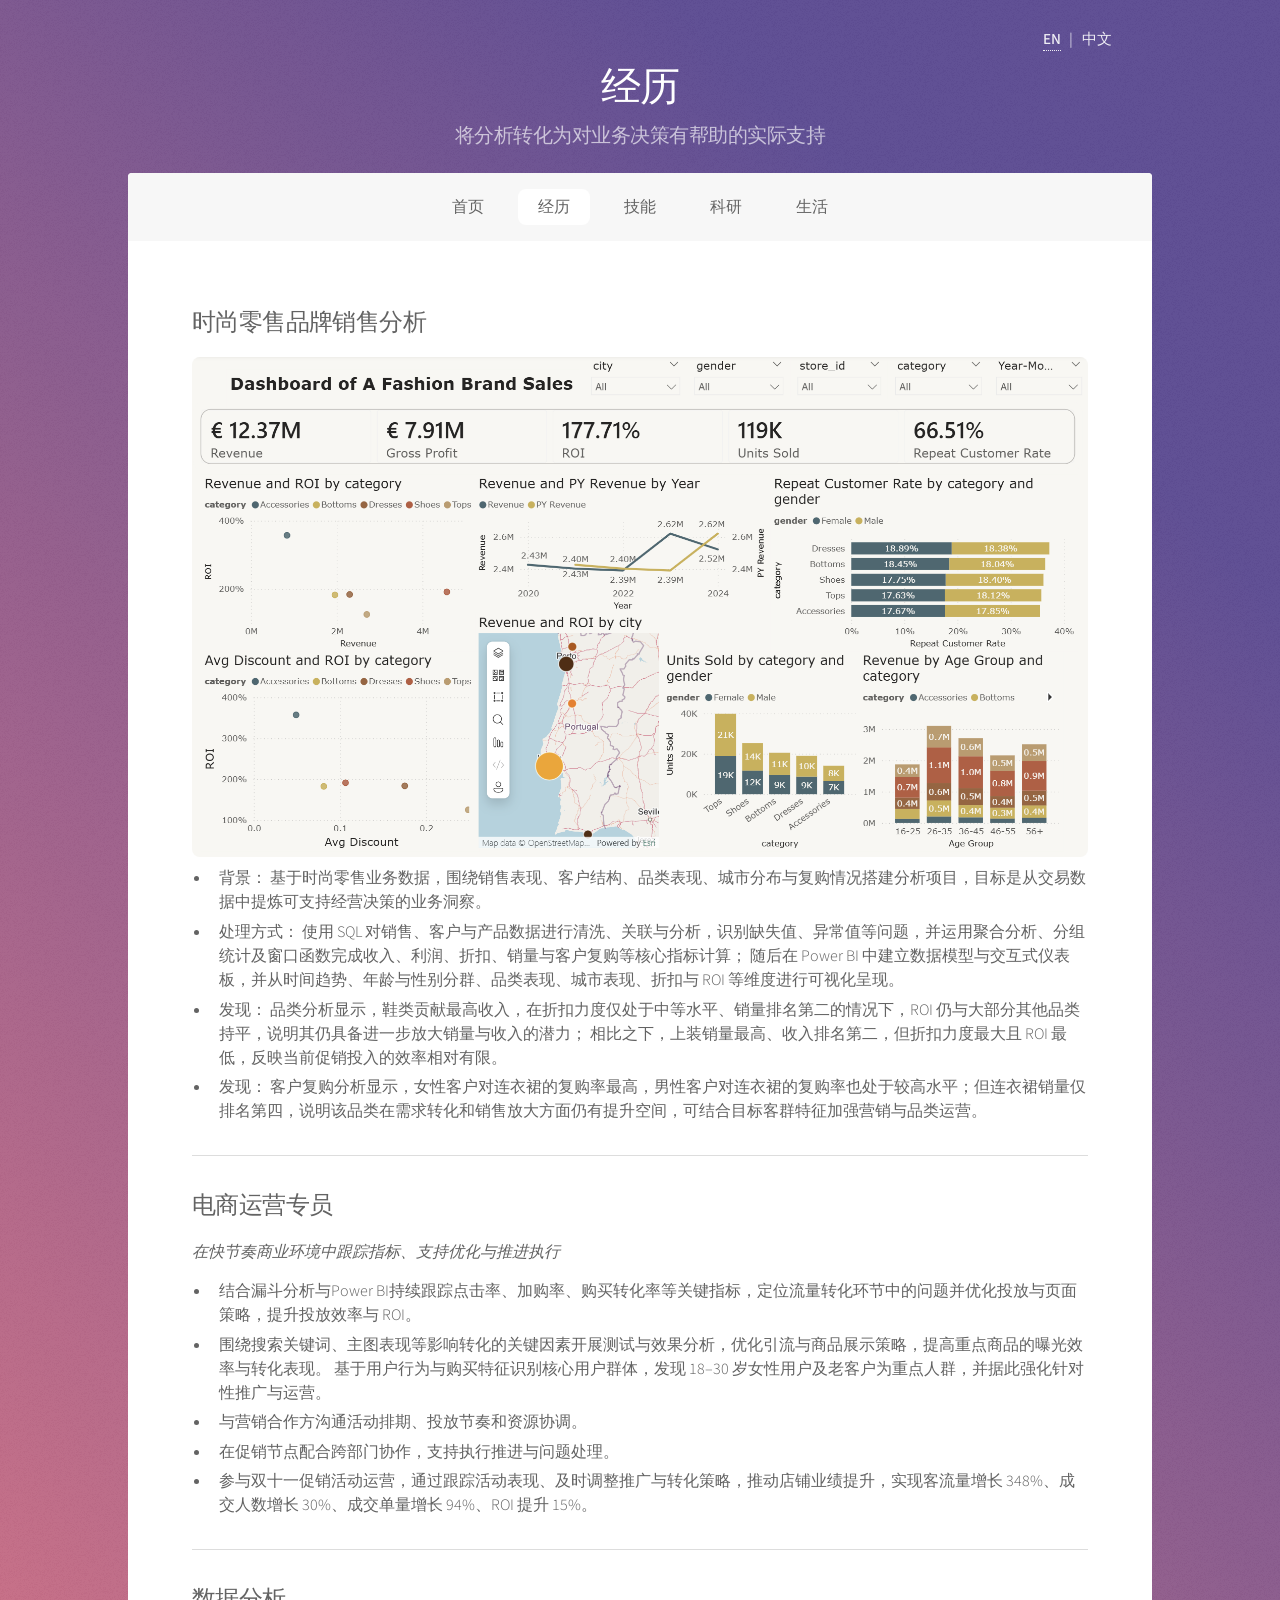
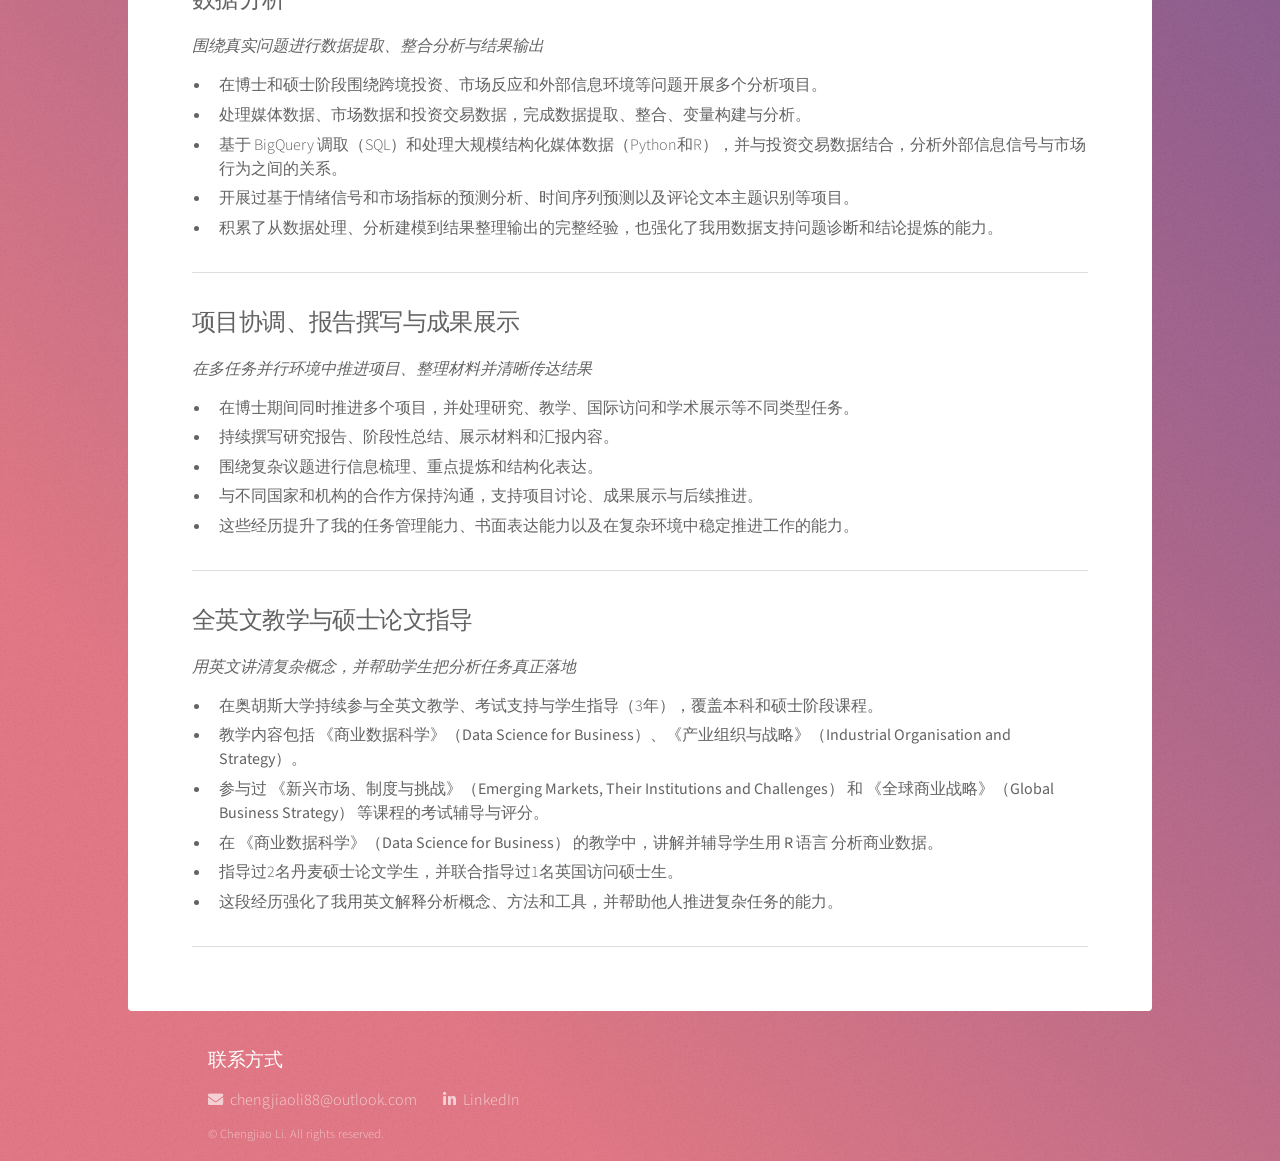
<file: experience-data-cn.html>
<!DOCTYPE HTML>
<html>
	<head>
		<title>经历 | Chengjiao Li</title>
		<meta charset="utf-8" />
		<meta name="viewport" content="width=device-width, initial-scale=1, user-scalable=no" />
		<meta name="description" content="程娇丽在数据分析、电商运营、项目协调、教学支持与跨文化协作方面的经历。" />
		<link rel="stylesheet" href="assets/css/main.css" />
		<noscript><link rel="stylesheet" href="assets/css/noscript.css" /></noscript>

		<style>
			.exp-item ul {
				margin: 0.6em 0 0 1.2em;
				padding: 0;
			}

			.exp-item ul li {
				margin-bottom: 0.35em;
				line-height: 1.5;
			}
		</style>
	</head>
	<body class="is-preload">
		<div id="wrapper">

			<header id="header">
				<div class="lang-switch">
					<a href="experience-data.html">EN</a>
					<span class="divider">|</span>
					<span class="active-lang">中文</span>
				</div>

				<h1>经历</h1>
				<p>将分析转化为对业务决策有帮助的实际支持</p>
			</header>

			<nav id="nav">
				<ul>
					<li><a href="index-data-cn.html">首页</a></li>
					<li><a href="experience-data-cn.html" class="active">经历</a></li>
					<li><a href="skills-data-cn.html">技能</a></li>
					<li><a href="research-data-cn.html">科研</a></li>
					<li><a href="life-data-cn.html">生活</a></li>
				</ul>
			</nav>

			<div id="main">

				<section id="experience" class="main">
					<div class="exp-item">
						<h2>时尚零售品牌销售分析</h2>
						<p class="exp-subtitle"><em></em></p>
                    <div class="photo-gallery">
                        <div class="photo-item">
                            <img src="images/Power BI.png"  class="dashboard-fit"/>
                        </div>
                    </div>

						<ul>
							<li>背景： 基于时尚零售业务数据，围绕销售表现、客户结构、品类表现、城市分布与复购情况搭建分析项目，目标是从交易数据中提炼可支持经营决策的业务洞察。</li>
							<li>处理方式： 使用 SQL 对销售、客户与产品数据进行清洗、关联与分析，识别缺失值、异常值等问题，并运用聚合分析、分组统计及窗口函数完成收入、利润、折扣、销量与客户复购等核心指标计算；
								随后在 Power BI 中建立数据模型与交互式仪表板，并从时间趋势、年龄与性别分群、品类表现、城市表现、折扣与 ROI 等维度进行可视化呈现。</li>
							<li>发现： 品类分析显示，鞋类贡献最高收入，在折扣力度仅处于中等水平、销量排名第二的情况下，ROI 仍与大部分其他品类持平，说明其仍具备进一步放大销量与收入的潜力；
								相比之下，上装销量最高、收入排名第二，但折扣力度最大且 ROI 最低，反映当前促销投入的效率相对有限。</li>
							<li>发现： 客户复购分析显示，女性客户对连衣裙的复购率最高，男性客户对连衣裙的复购率也处于较高水平；但连衣裙销量仅排名第四，说明该品类在需求转化和销售放大方面仍有提升空间，可结合目标客群特征加强营销与品类运营。</li>
						</ul>
					</div>

					<hr />


					<div class="exp-item">
						<h2>电商运营专员</h2>
						<p class="exp-subtitle"><em>在快节奏商业环境中跟踪指标、支持优化与推进执行</em></p>
						<ul>
							<li>结合漏斗分析与Power BI持续跟踪点击率、加购率、购买转化率等关键指标，定位流量转化环节中的问题并优化投放与页面策略，提升投放效率与 ROI。 </li>
							<li>围绕搜索关键词、主图表现等影响转化的关键因素开展测试与效果分析，优化引流与商品展示策略，提高重点商品的曝光效率与转化表现。
								基于用户行为与购买特征识别核心用户群体，发现 18–30 岁女性用户及老客户为重点人群，并据此强化针对性推广与运营。</li> 
							<li>与营销合作方沟通活动排期、投放节奏和资源协调。</li>
							<li>在促销节点配合跨部门协作，支持执行推进与问题处理。</li>
							<li>参与双十一促销活动运营，通过跟踪活动表现、及时调整推广与转化策略，推动店铺业绩提升，实现客流量增长 348%、成交人数增长 30%、成交单量增长 94%、ROI 提升 15%。</li>
						</ul>
					</div>

					<hr />

					<div class="exp-item">
						<h2>数据分析</h2>
						<p class="exp-subtitle"><em>围绕真实问题进行数据提取、整合分析与结果输出</em></p>
						<ul>
							<li>在博士和硕士阶段围绕跨境投资、市场反应和外部信息环境等问题开展多个分析项目。</li>
							<li>处理媒体数据、市场数据和投资交易数据，完成数据提取、整合、变量构建与分析。</li>
							<li>基于 BigQuery 调取（SQL）和处理大规模结构化媒体数据（Python和R），并与投资交易数据结合，分析外部信息信号与市场行为之间的关系。</li>
							<li>开展过基于情绪信号和市场指标的预测分析、时间序列预测以及评论文本主题识别等项目。</li>
							<li>积累了从数据处理、分析建模到结果整理输出的完整经验，也强化了我用数据支持问题诊断和结论提炼的能力。</li>
						</ul>
					</div>

					<hr />

					<div class="exp-item">
						<h2>项目协调、报告撰写与成果展示</h2>
						<p class="exp-subtitle"><em>在多任务并行环境中推进项目、整理材料并清晰传达结果</em></p>
						<ul>
							<li>在博士期间同时推进多个项目，并处理研究、教学、国际访问和学术展示等不同类型任务。</li>
							<li>持续撰写研究报告、阶段性总结、展示材料和汇报内容。</li>
							<li>围绕复杂议题进行信息梳理、重点提炼和结构化表达。</li>
							<li>与不同国家和机构的合作方保持沟通，支持项目讨论、成果展示与后续推进。</li>
							<li>这些经历提升了我的任务管理能力、书面表达能力以及在复杂环境中稳定推进工作的能力。</li>
						</ul>
					</div>

					<hr />

					<div class="exp-item">
						<h2>全英文教学与硕士论文指导</h2>
						<p class="exp-subtitle"><em>用英文讲清复杂概念，并帮助学生把分析任务真正落地</em></p>
						<ul>
							<li>在奥胡斯大学持续参与全英文教学、考试支持与学生指导（3年），覆盖本科和硕士阶段课程。</li>
							<li>教学内容包括 <strong>《商业数据科学》（Data Science for Business）</strong>、<strong>《产业组织与战略》（Industrial Organisation and Strategy）</strong>。</li>
							<li>参与过 <strong>《新兴市场、制度与挑战》（Emerging Markets, Their Institutions and Challenges）</strong> 和 <strong>《全球商业战略》（Global Business Strategy）</strong> 等课程的考试辅导与评分。</li>
							<li>在 <strong>《商业数据科学》（Data Science for Business）</strong> 的教学中，讲解并辅导学生用 <strong>R 语言</strong> 分析商业数据。</li>
							<li>指导过2名丹麦硕士论文学生，并联合指导过1名英国访问硕士生。</li>
							<li>这段经历强化了我用英文解释分析概念、方法和工具，并帮助他人推进复杂任务的能力。</li>
						</ul>
					</div>

					<hr />

				</section>

			</div>

			<footer id="footer">
				<section class="contact-block compact-contact">
					<h2>联系方式</h2>
					<div class="contact-row">
						<span class="contact-item">
							<span class="icon solid fa-envelope"></span>
							<a href="mailto:chengjiaoli88@outlook.com">chengjiaoli88@outlook.com</a>
						</span>
						<span class="contact-item">
							<span class="icon brands fa-linkedin-in"></span>
							<a href="https://www.linkedin.com/in/chengjiao-li-96b55ba3/" target="_blank" rel="noopener noreferrer">LinkedIn</a>
						</span>
					</div>
				</section>

				<p class="copyright">&copy; Chengjiao Li. All rights reserved.</p>
			</footer>

		</div>

		<!-- Scripts -->
		<script src="assets/js/jquery.min.js"></script>
		<script src="assets/js/jquery.scrollex.min.js"></script>
		<script src="assets/js/jquery.scrolly.min.js"></script>
		<script src="assets/js/browser.min.js"></script>
		<script src="assets/js/breakpoints.min.js"></script>
		<script src="assets/js/util.js"></script>
		<script src="assets/js/main.js"></script>

	</body>
</html>
</file>
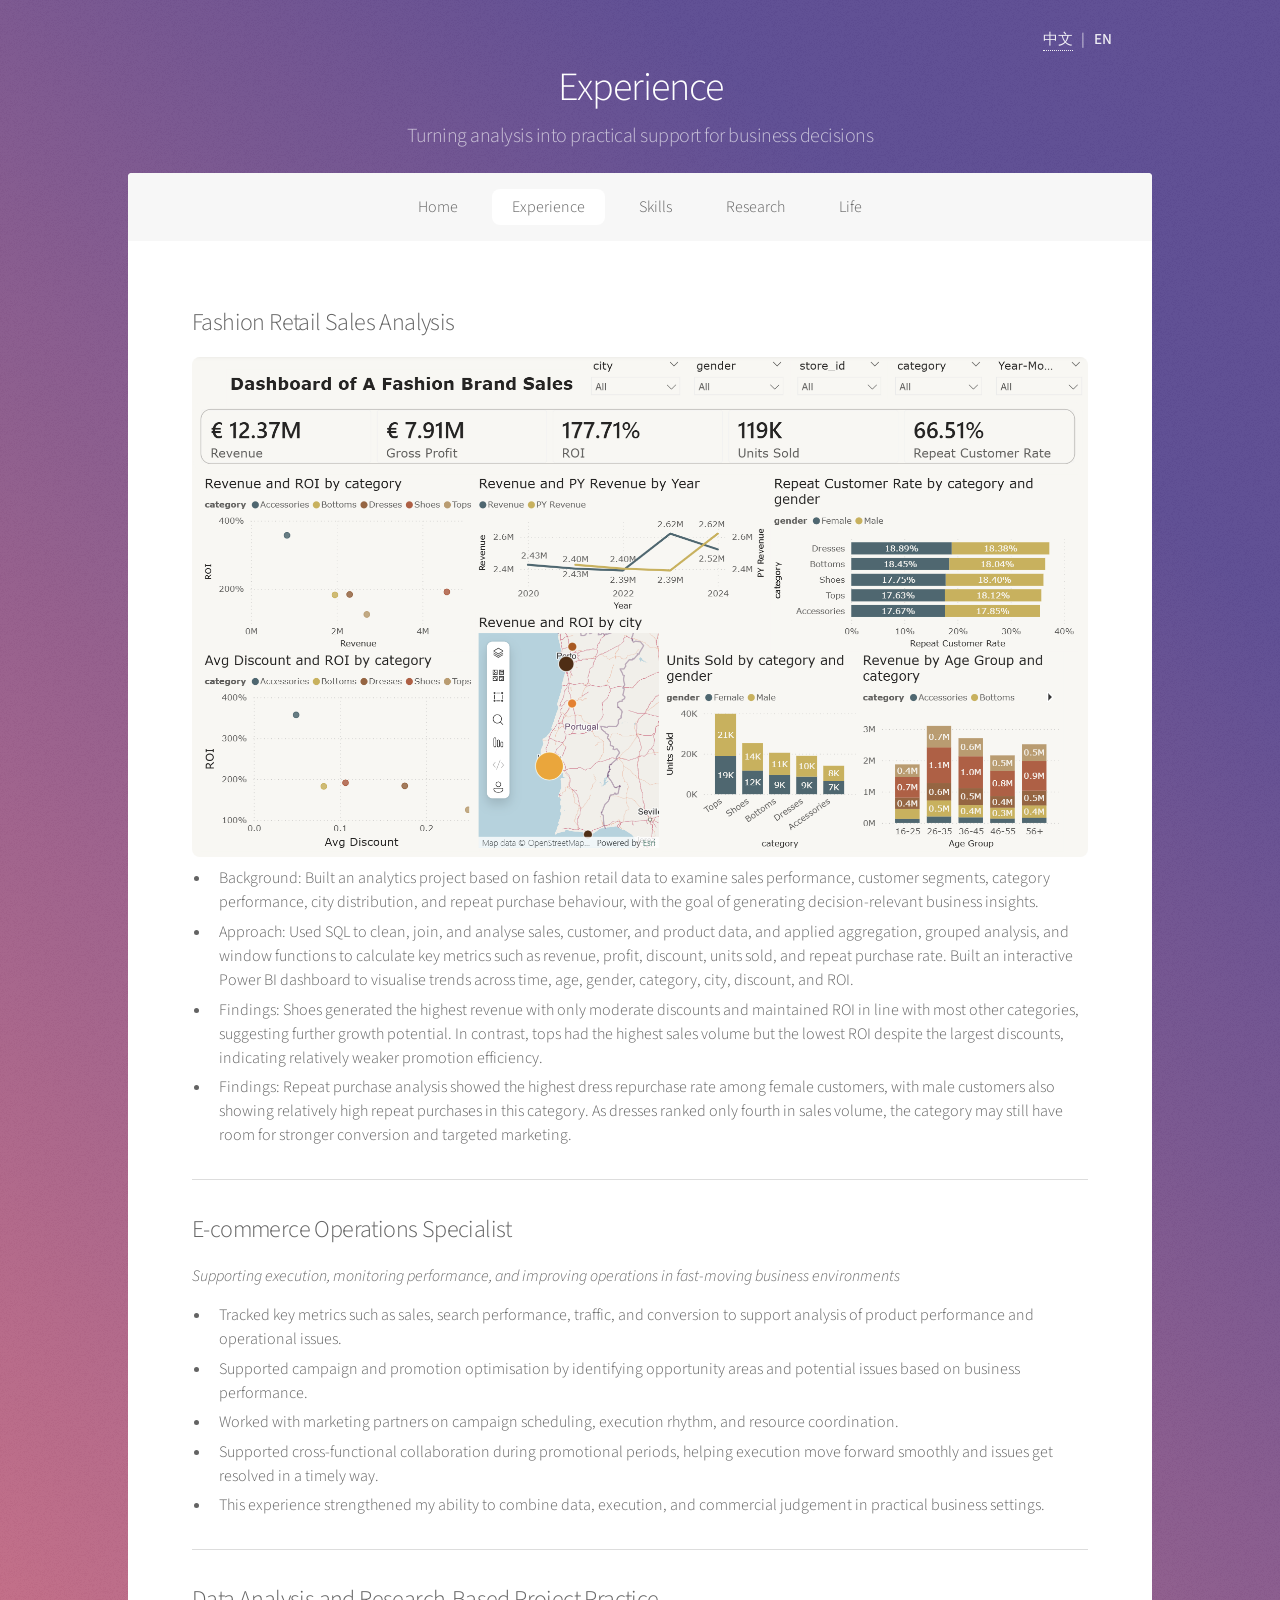
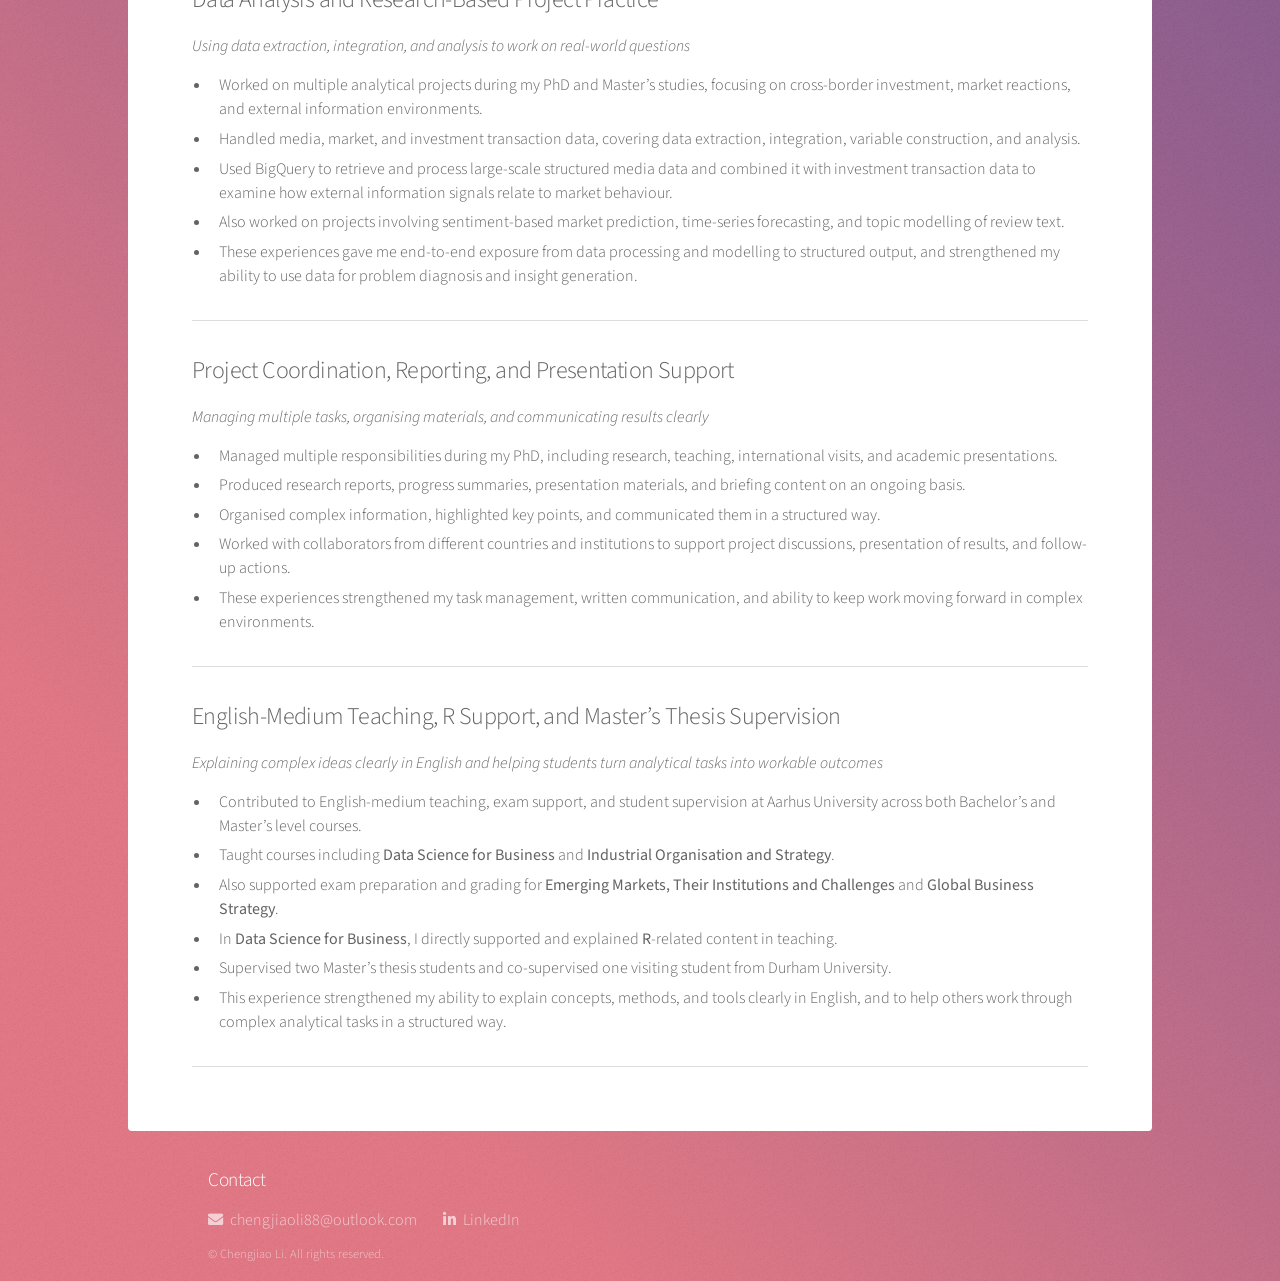
<file: experience-data.html>
<!DOCTYPE HTML>
<html>
	<head>
		<title>Experience | Chengjiao Li</title>
		<meta charset="utf-8" />
		<meta name="viewport" content="width=device-width, initial-scale=1, user-scalable=no" />
		<meta name="description" content="Experience of Chengjiao Li across data analysis, e-commerce operations, project coordination, teaching, and cross-cultural collaboration." />
		<link rel="stylesheet" href="assets/css/main.css" />
		<noscript><link rel="stylesheet" href="assets/css/noscript.css" /></noscript>

		<style>
			.exp-item ul {
				margin: 0.6em 0 0 1.2em;
				padding: 0;
			}

			.exp-item ul li {
				margin-bottom: 0.35em;
				line-height: 1.5;
			}
		</style>
	</head>
	<body class="is-preload">
		<div id="wrapper">

			<header id="header">
				<div class="lang-switch">
					<a href="experience-data-cn.html">中文</a>
					<span class="divider">|</span>
					<span class="active-lang">EN</span>
				</div>

				<h1>Experience</h1>
				<p>Turning analysis into practical support for business decisions</p>
			</header>

			<nav id="nav">
				<ul>
					<li><a href="index-data.html">Home</a></li>
					<li><a href="experience-data.html" class="active">Experience</a></li>
					<li><a href="skills-data.html">Skills</a></li>
					<li><a href="research-data.html">Research</a></li>
					<li><a href="life-data.html">Life</a></li>
				</ul>
			</nav>

			<div id="main">

				<section id="experience" class="main">
					<div class="exp-item">
						<h2>Fashion Retail Sales Analysis</h2>
						<p class="exp-subtitle"><em></em></p>
                    <div class="photo-gallery">
                        <div class="photo-item">
                            <img src="images/Power BI.png"  class="dashboard-fit"/>
                        </div>
                    </div>

						<ul>
							<li>Background: Built an analytics project based on fashion retail data to examine sales performance, customer segments, category performance, city distribution, 
								and repeat purchase behaviour, with the goal of generating decision-relevant business insights.</li>
							<li>Approach: Used SQL to clean, join, and analyse sales, customer, and product data, and applied aggregation, grouped analysis, 
								and window functions to calculate key metrics such as revenue, profit, discount, units sold, and repeat purchase rate. Built an interactive Power BI dashboard to visualise trends across time, age, gender, category, city, discount, and ROI.</li>
							<li>Findings: Shoes generated the highest revenue with only moderate discounts and maintained ROI in line with most other categories, suggesting further growth potential. 
								In contrast, tops had the highest sales volume but the lowest ROI despite the largest discounts, indicating relatively weaker promotion efficiency.</li>
							<li>Findings: Repeat purchase analysis showed the highest dress repurchase rate among female customers, 
								with male customers also showing relatively high repeat purchases in this category. As dresses ranked only fourth in sales volume, the category may still have room for stronger conversion and targeted marketing.</li>
						</ul>
					</div>

					<hr />


					<div class="exp-item">
						<h2>E-commerce Operations Specialist</h2>
						<p class="exp-subtitle"><em>Supporting execution, monitoring performance, and improving operations in fast-moving business environments</em></p>
						<ul>
							<li>Tracked key metrics such as sales, search performance, traffic, and conversion to support analysis of product performance and operational issues.</li>
							<li>Supported campaign and promotion optimisation by identifying opportunity areas and potential issues based on business performance.</li>
							<li>Worked with marketing partners on campaign scheduling, execution rhythm, and resource coordination.</li>
							<li>Supported cross-functional collaboration during promotional periods, helping execution move forward smoothly and issues get resolved in a timely way.</li>
							<li>This experience strengthened my ability to combine data, execution, and commercial judgement in practical business settings.</li>
						</ul>
					</div>

					<hr />

					<div class="exp-item">
						<h2>Data Analysis and Research-Based Project Practice</h2>
						<p class="exp-subtitle"><em>Using data extraction, integration, and analysis to work on real-world questions</em></p>
						<ul>
							<li>Worked on multiple analytical projects during my PhD and Master’s studies, focusing on cross-border investment, market reactions, and external information environments.</li>
							<li>Handled media, market, and investment transaction data, covering data extraction, integration, variable construction, and analysis.</li>
							<li>Used BigQuery to retrieve and process large-scale structured media data and combined it with investment transaction data to examine how external information signals relate to market behaviour.</li>
							<li>Also worked on projects involving sentiment-based market prediction, time-series forecasting, and topic modelling of review text.</li>
							<li>These experiences gave me end-to-end exposure from data processing and modelling to structured output, and strengthened my ability to use data for problem diagnosis and insight generation.</li>
						</ul>
					</div>

					<hr />

					<div class="exp-item">
						<h2>Project Coordination, Reporting, and Presentation Support</h2>
						<p class="exp-subtitle"><em>Managing multiple tasks, organising materials, and communicating results clearly</em></p>
						<ul>
							<li>Managed multiple responsibilities during my PhD, including research, teaching, international visits, and academic presentations.</li>
							<li>Produced research reports, progress summaries, presentation materials, and briefing content on an ongoing basis.</li>
							<li>Organised complex information, highlighted key points, and communicated them in a structured way.</li>
							<li>Worked with collaborators from different countries and institutions to support project discussions, presentation of results, and follow-up actions.</li>
							<li>These experiences strengthened my task management, written communication, and ability to keep work moving forward in complex environments.</li>
						</ul>
					</div>

					<hr />

					<div class="exp-item">
						<h2>English-Medium Teaching, R Support, and Master’s Thesis Supervision</h2>
						<p class="exp-subtitle"><em>Explaining complex ideas clearly in English and helping students turn analytical tasks into workable outcomes</em></p>
						<ul>
							<li>Contributed to English-medium teaching, exam support, and student supervision at Aarhus University across both Bachelor’s and Master’s level courses.</li>
							<li>Taught courses including <strong>Data Science for Business</strong> and <strong>Industrial Organisation and Strategy</strong>.</li>
							<li>Also supported exam preparation and grading for <strong>Emerging Markets, Their Institutions and Challenges</strong> and <strong>Global Business Strategy</strong>.</li>
							<li>In <strong>Data Science for Business</strong>, I directly supported and explained <strong>R</strong>-related content in teaching.</li>
							<li>Supervised two Master’s thesis students and co-supervised one visiting student from Durham University.</li>
							<li>This experience strengthened my ability to explain concepts, methods, and tools clearly in English, and to help others work through complex analytical tasks in a structured way.</li>
						</ul>
					</div>

					<hr />

				</section>

			</div>

			<footer id="footer">
				<section class="contact-block compact-contact">
					<h2>Contact</h2>
					<div class="contact-row">
						<span class="contact-item">
							<span class="icon solid fa-envelope"></span>
							<a href="mailto:chengjiaoli88@outlook.com">chengjiaoli88@outlook.com</a>
						</span>
						<span class="contact-item">
							<span class="icon brands fa-linkedin-in"></span>
							<a href="https://www.linkedin.com/in/chengjiao-li-96b55ba3/" target="_blank" rel="noopener noreferrer">LinkedIn</a>
						</span>
					</div>
				</section>

				<p class="copyright">&copy; Chengjiao Li. All rights reserved.</p>
			</footer>

		</div>

		<!-- Scripts -->
		<script src="assets/js/jquery.min.js"></script>
		<script src="assets/js/jquery.scrollex.min.js"></script>
		<script src="assets/js/jquery.scrolly.min.js"></script>
		<script src="assets/js/browser.min.js"></script>
		<script src="assets/js/breakpoints.min.js"></script>
		<script src="assets/js/util.js"></script>
		<script src="assets/js/main.js"></script>

	</body>
</html>
</file>
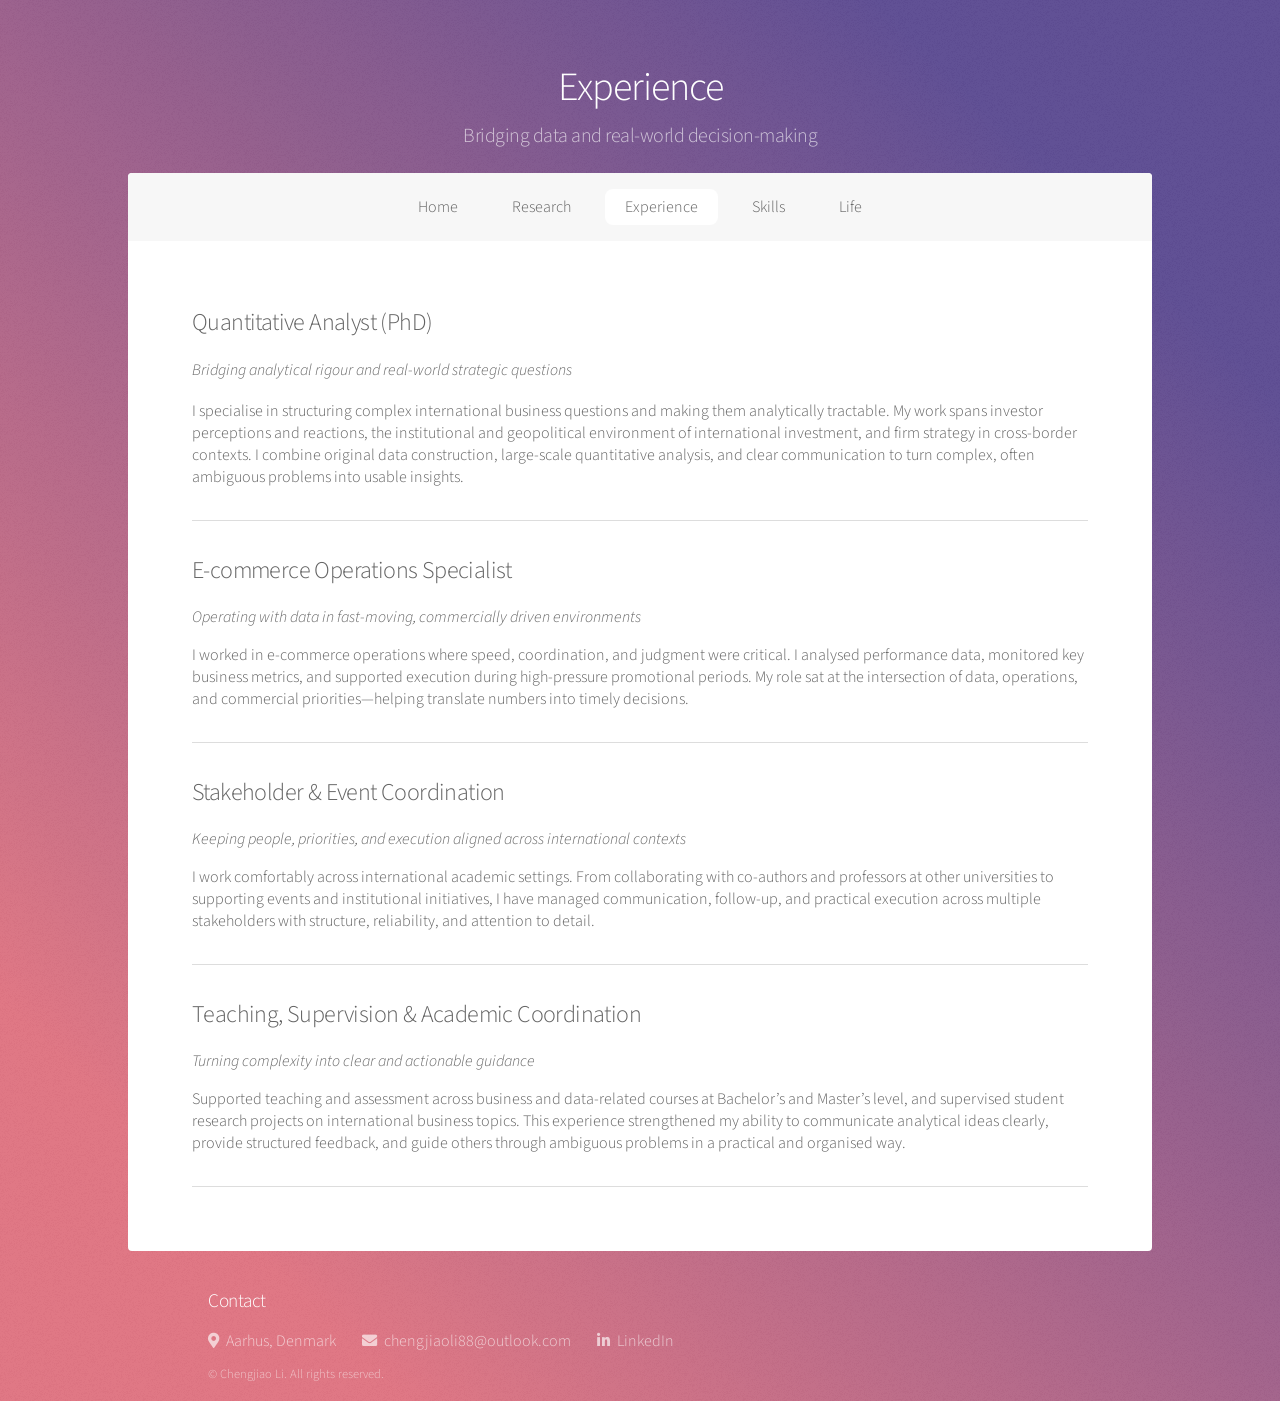
<file: experience.html>
<!DOCTYPE HTML>
<html>
    <head>
        <title>Experience | Chengjiao Li</title>
        <meta charset="utf-8" />
        <meta name="viewport" content="width=device-width, initial-scale=1, user-scalable=no" />
        <link rel="stylesheet" href="assets/css/main.css" />
        <noscript><link rel="stylesheet" href="assets/css/noscript.css" /></noscript>
    </head>
    <body class="is-preload">
        <div id="wrapper">
            <header id="header">
                <h1>Experience</h1>
                <p>Bridging data and real-world decision-making</p>
            </header>

            <nav id="nav">
                <ul>
                    <li><a href="index.html">Home</a></li>
                    <li><a href="research.html">Research</a></li>
                    <li><a href="experience.html" class="active">Experience</a></li>
                    <li><a href="skills.html">Skills</a></li>
                    <li><a href="life.html">Life</a></li>
                </ul>
            </nav>

        <div id="main">

            <section id="experience" class="main">

                <div class="exp-item">
                    <h2>Quantitative Analyst (PhD)</h2>
                    <p class="exp-subtitle"><em></p>Bridging analytical rigour and real-world strategic questions</em></p>
                    <p>
                        I specialise in structuring complex international business questions and making them analytically tractable. 
                        My work spans investor perceptions and reactions, the institutional and geopolitical environment of international investment, and firm strategy in cross-border contexts. 
                        I combine original data construction, large-scale quantitative analysis, and clear communication to turn complex, often ambiguous problems into usable insights.
                    </p>
                </div>

                <hr />

                <div class="exp-item">
                    <h2>E-commerce Operations Specialist</h2>
                    <p class="exp-subtitle"><em>Operating with data in fast-moving, commercially driven environments</em></p>
                    <p>
                        I worked in e-commerce operations where speed, coordination, and judgment were critical.
                        I analysed performance data, monitored key business metrics, and supported execution during high-pressure promotional periods. 
                        My role sat at the intersection of data, operations, and commercial priorities—helping translate numbers into timely decisions.
                    </p>
                </div>

                <hr />

                <div class="exp-item">
                    <h2>Stakeholder & Event Coordination</h2>
                    <p class="exp-subtitle"><em>Keeping people, priorities, and execution aligned across international contexts</em></p>
                    <p>
                        I work comfortably across international academic settings. 
                        From collaborating with co-authors and professors at other universities to supporting events and institutional initiatives, 
                        I have managed communication, follow-up, and practical execution across multiple stakeholders with structure, reliability, and attention to detail.
                    </p>
                </div>

                <hr />


                 <div class="exp-item">
                    <h2>Teaching, Supervision & Academic Coordination</h2>
                    <p class="exp-subtitle"><em>Turning complexity into clear and actionable guidance</em></p>
                    <p>
                        Supported teaching and assessment across business and data-related courses at Bachelor’s and
                        Master’s level, and supervised student research projects on international business topics.
                        This experience strengthened my ability to communicate analytical ideas clearly, provide
                        structured feedback, and guide others through ambiguous problems in a practical and organised way.
                    </p>
                </div>

                <hr />

            </section>

        </div>

			<footer id="footer">
				<section class="contact-block compact-contact">
					<h2>Contact</h2>
					<div class="contact-row">
						<span class="contact-item">
							<span class="icon solid fa-map-marker-alt"></span>
							<span>Aarhus, Denmark</span>
						</span>
						<span class="contact-item">
							<span class="icon solid fa-envelope"></span>
							<a href="mailto:chengjiaoli88@outlook.com">chengjiaoli88@outlook.com</a>
						</span>
						<span class="contact-item">
							<span class="icon brands fa-linkedin-in"></span>
							<a href="https://www.linkedin.com/in/chengjiao-li-96b55ba3/" target="_blank" rel="noopener noreferrer">LinkedIn</a>
						</span>
					</div>
				</section>

				<p class="copyright">&copy; Chengjiao Li. All rights reserved.</p>
			</footer>

		</div>

		<!-- Scripts -->
		<script src="assets/js/jquery.min.js"></script>
		<script src="assets/js/jquery.scrollex.min.js"></script>
		<script src="assets/js/jquery.scrolly.min.js"></script>
		<script src="assets/js/browser.min.js"></script>
		<script src="assets/js/breakpoints.min.js"></script>
		<script src="assets/js/util.js"></script>
		<script src="assets/js/main.js"></script>
        
    </body>
</html>
</file>
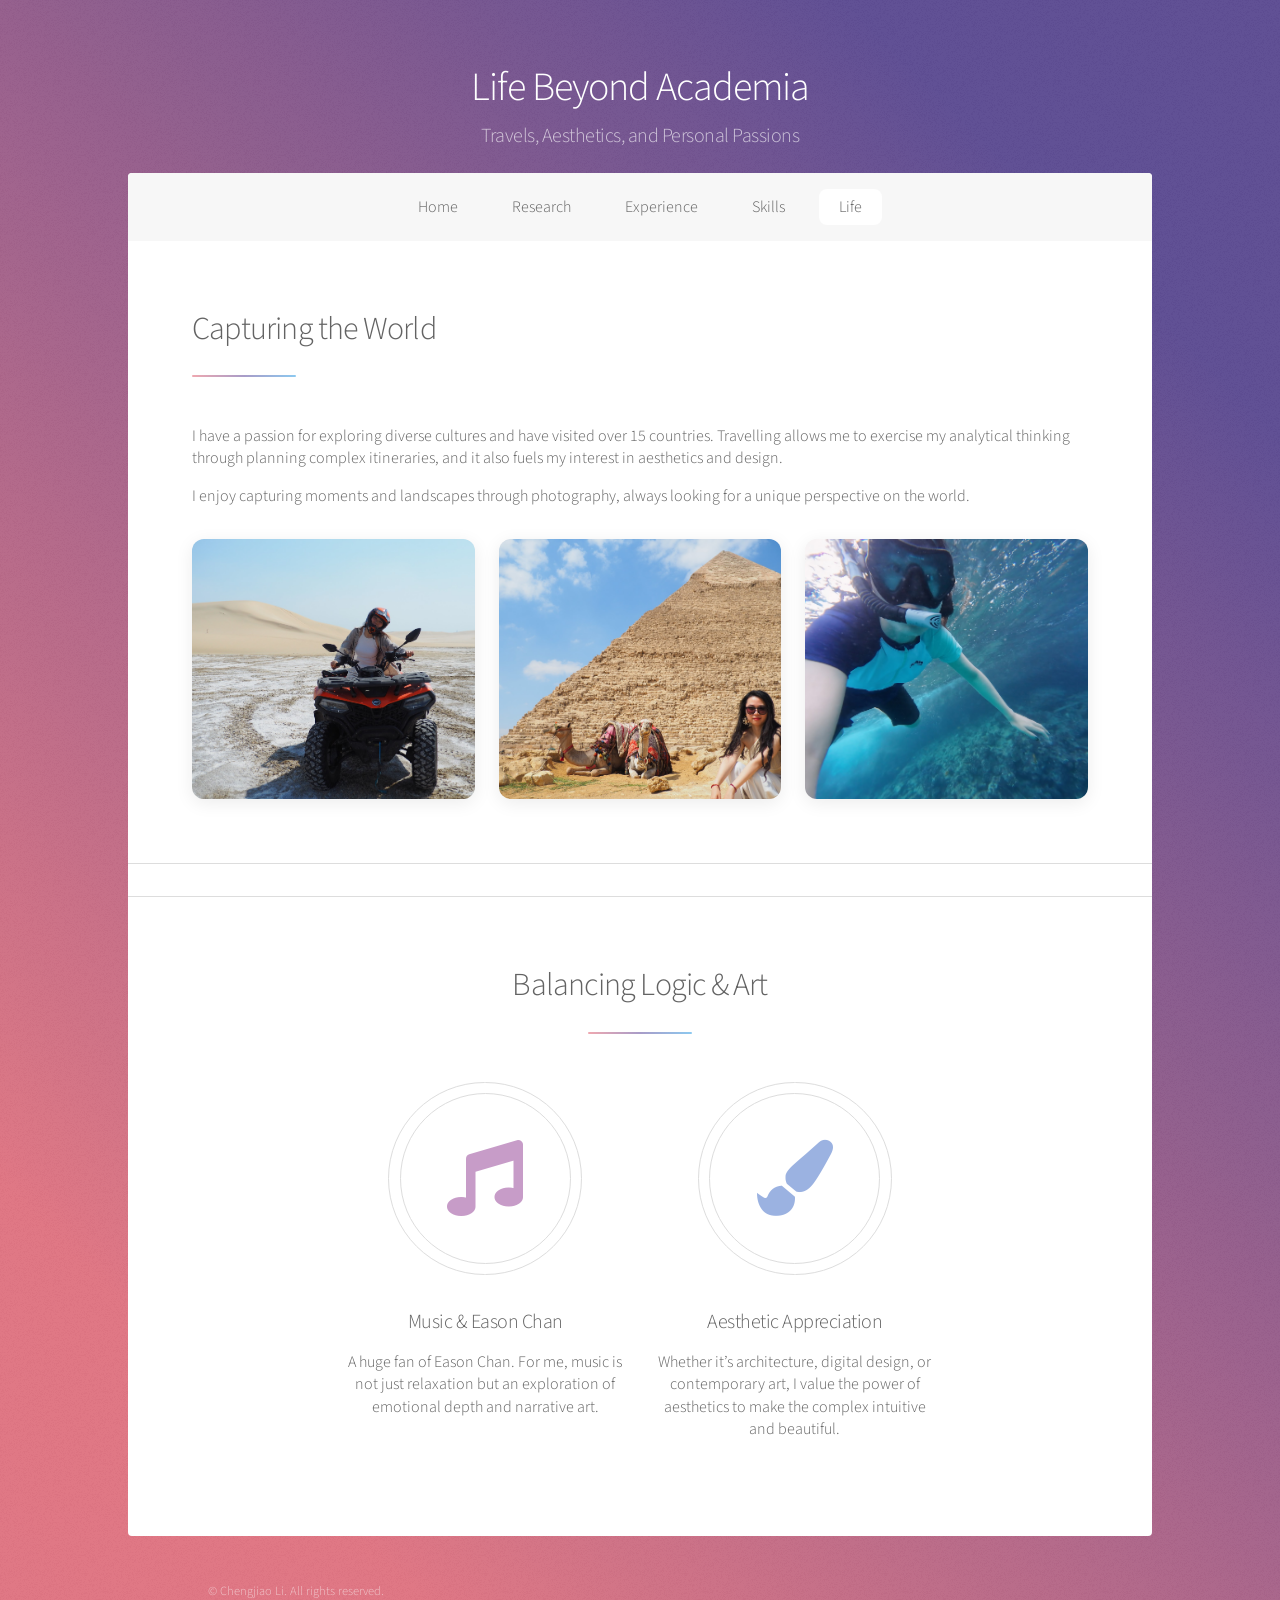
<file: Life.html>
<!DOCTYPE HTML>
<html>
    <head>
        <title>Life | Chengjiao Li</title>
        <meta charset="utf-8" />
        <meta name="viewport" content="width=device-width, initial-scale=1, user-scalable=no" />
        <link rel="stylesheet" href="assets/css/main.css" />
        <noscript><link rel="stylesheet" href="assets/css/noscript.css" /></noscript>

        <style>
            .photo-gallery {
                display: grid;
                grid-template-columns: repeat(3, 1fr);
                gap: 1.5em;
                margin-top: 2em;
            }

            .photo-gallery .photo-item {
                border-radius: 12px;
                overflow: hidden;
                background: #f8f8f8;
                box-shadow: 0 4px 18px rgba(0, 0, 0, 0.08);
            }

            .photo-gallery img {
                display: block;
                width: 100%;
                height: 260px;
                object-fit: cover;
            }

            @media screen and (max-width: 980px) {
                .photo-gallery {
                    grid-template-columns: 1fr;
                }

                .photo-gallery img {
                    height: 320px;
                }
            }
        </style>
    </head>
    <body class="is-preload">
        <div id="wrapper">
            <header id="header">
                <h1>Life Beyond Academia</h1>
                <p>Travels, Aesthetics, and Personal Passions</p>
            </header>

            <nav id="nav">
                <ul>
                    <li><a href="index.html">Home</a></li>
                    <li><a href="research.html">Research</a></li>
                    <li><a href="experience.html">Experience</a></li>
                    <li><a href="skills.html">Skills</a></li>
                    <li><a href="life.html" class="active">Life</a></li>
                </ul>
            </nav>

            <div id="main">
                
                <section id="travel" class="main">
                    <header class="major">
                        <h2>Capturing the World</h2>
                    </header>
                    <p>
                        I have a passion for exploring diverse cultures and have visited over 15 countries.
                        Travelling allows me to exercise my analytical thinking through planning complex itineraries,
                        and it also fuels my interest in aesthetics and design.
                    </p>
                    <p>
                        I enjoy capturing moments and landscapes through photography, always looking for a unique
                        perspective on the world.
                    </p>

                    <div class="photo-gallery">
                        <div class="photo-item">
                            <img src="images/travel_dessert.JPG" alt="Dessert during travel" />
                        </div>
                        <div class="photo-item">
                            <img src="images/travel_Egypt.JPG" alt="Travel in Egypt" />
                        </div>
                        <div class="photo-item">
                            <img src="images/travel_snorkeling.JPG" alt="Snorkeling during travel" />
                        </div>
                    </div>
                </section>

                <hr />

                <section id="passions" class="main special">
                    <header class="major">
                        <h2>Balancing Logic &amp; Art</h2>
                    </header>
                    <ul class="features">
                        <li>
                            <span class="icon solid major style2 fa-music"></span>
                            <h3>Music &amp; Eason Chan</h3>
                            <p>A huge fan of Eason Chan. For me, music is not just relaxation but an exploration of emotional depth and narrative art.</p>
                        </li>
                        <li>
                            <span class="icon solid major style4 fa-paint-brush"></span>
                            <h3>Aesthetic Appreciation</h3>
                            <p>Whether it’s architecture, digital design, or contemporary art, I value the power of aesthetics to make the complex intuitive and beautiful.</p>
                        </li>
                    </ul>
                </section>

            </div>

            <footer id="footer">
                <p class="copyright">&copy; Chengjiao Li. All rights reserved.</p>
            </footer>
        </div>

        <script src="assets/js/jquery.min.js"></script>
        <script src="assets/js/jquery.scrollex.min.js"></script>
        <script src="assets/js/jquery.scrolly.min.js"></script>
        <script src="assets/js/browser.min.js"></script>
        <script src="assets/js/breakpoints.min.js"></script>
        <script src="assets/js/util.js"></script>
        <script src="assets/js/main.js"></script>
    </body>
</html>
</file>
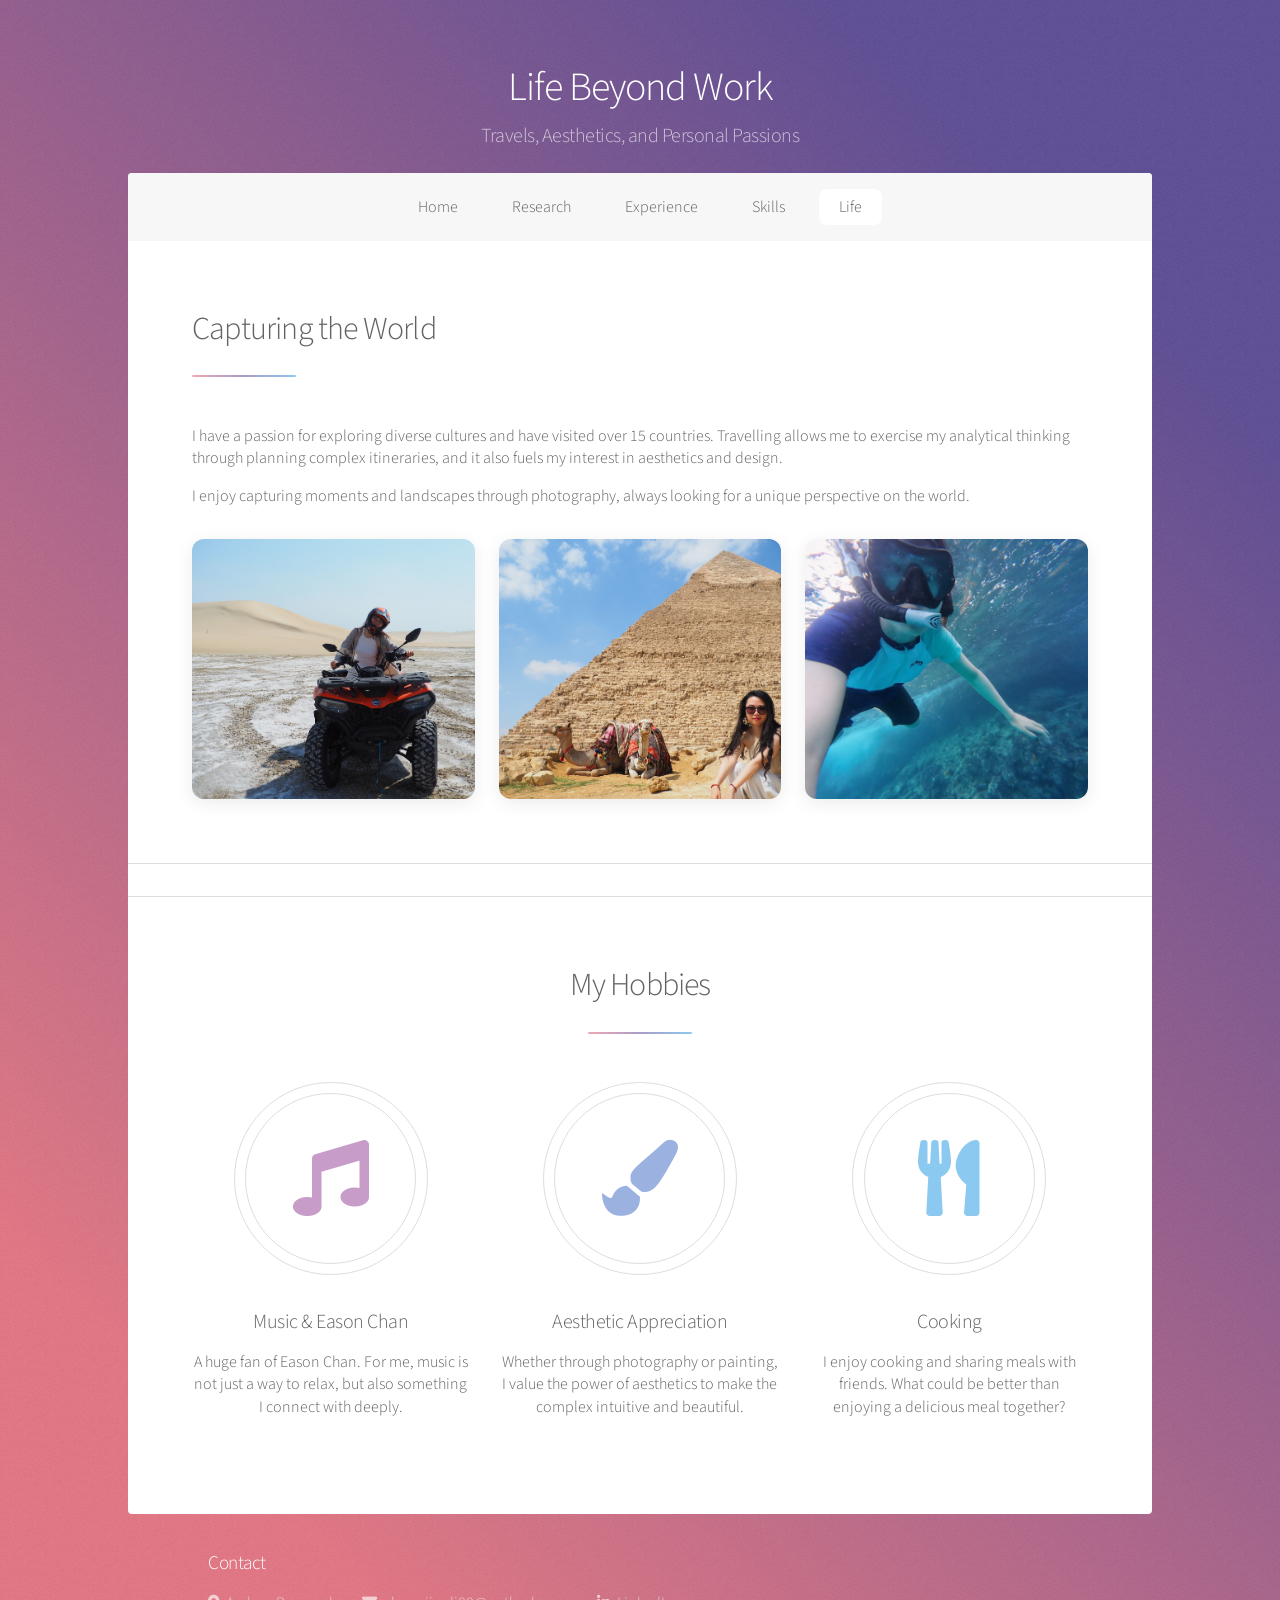
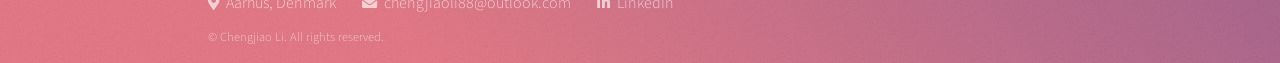
<file: life.html>
<!DOCTYPE HTML>
<html>
    <head>
        <title>Life | Chengjiao Li</title>
        <meta charset="utf-8" />
        <meta name="viewport" content="width=device-width, initial-scale=1, user-scalable=no" />
        <link rel="stylesheet" href="assets/css/main.css" />
        <noscript><link rel="stylesheet" href="assets/css/noscript.css" /></noscript>

        <style>
            .photo-gallery {
                display: grid;
                grid-template-columns: repeat(3, 1fr);
                gap: 1.5em;
                margin-top: 2em;
            }

            .photo-gallery .photo-item {
                border-radius: 12px;
                overflow: hidden;
                background: #f8f8f8;
                box-shadow: 0 4px 18px rgba(0, 0, 0, 0.08);
            }

            .photo-gallery img {
                display: block;
                width: 100%;
                height: 260px;
                object-fit: cover;
            }

            @media screen and (max-width: 980px) {
                .photo-gallery {
                    grid-template-columns: 1fr;
                }

                .photo-gallery img {
                    height: 320px;
                }
            }
        </style>
    </head>
    <body class="is-preload">
        <div id="wrapper">
            <header id="header">
                <h1>Life Beyond Work</h1>
                <p>Travels, Aesthetics, and Personal Passions</p>
            </header>

            <nav id="nav">
                <ul>
                    <li><a href="index.html">Home</a></li>
                    <li><a href="research.html">Research</a></li>
                    <li><a href="experience.html">Experience</a></li>
                    <li><a href="skills.html">Skills</a></li>
                    <li><a href="life.html" class="active">Life</a></li>
                </ul>
            </nav>

            <div id="main">
                
                <section id="travel" class="main">
                    <header class="major">
                        <h2>Capturing the World</h2>
                    </header>
                    <p>
                        I have a passion for exploring diverse cultures and have visited over 15 countries.
                        Travelling allows me to exercise my analytical thinking through planning complex itineraries,
                        and it also fuels my interest in aesthetics and design.
                    </p>
                    <p>
                        I enjoy capturing moments and landscapes through photography, always looking for a unique
                        perspective on the world.
                    </p>

                    <div class="photo-gallery">
                        <div class="photo-item">
                            <img src="images/travel_dessert.JPG" alt="Dessert during travel" />
                        </div>
                        <div class="photo-item">
                            <img src="images/travel_Egypt.JPG" alt="Travel in Egypt" />
                        </div>
                        <div class="photo-item">
                            <img src="images/travel_snorkeling.JPG" alt="Snorkeling during travel" />
                        </div>
                    </div>
                </section>

                <hr />

                <section id="passions" class="main special">
                    <header class="major">
                        <h2>My Hobbies</h2>
                    </header>
                    <ul class="features">
                        <li>
                            <span class="icon solid major style2 fa-music"></span>
                            <h3>Music &amp; Eason Chan</h3>
                            <p>A huge fan of Eason Chan. For me, music is not just a way to relax, but also something I connect with deeply.</p>
                        </li>
                        <li>
                            <span class="icon solid major style4 fa-paint-brush"></span>
                            <h3>Aesthetic Appreciation</h3>
                            <p>Whether through photography or painting, I value the power of aesthetics to make the complex intuitive and beautiful.</p>
                        </li>
                         <li>
                            <span class="icon solid major style5 fa-utensils"></span>
                            <h3>Cooking</h3>
                            <p>I enjoy cooking and sharing meals with friends. What could be better than enjoying a delicious meal together?</p>
                         </li>
                    </ul>
                </section>

            </div>

			<footer id="footer">
				<section class="contact-block compact-contact">
					<h2>Contact</h2>
					<div class="contact-row">
						<span class="contact-item">
							<span class="icon solid fa-map-marker-alt"></span>
							<span>Aarhus, Denmark</span>
						</span>
						<span class="contact-item">
							<span class="icon solid fa-envelope"></span>
							<a href="mailto:chengjiaoli88@outlook.com">chengjiaoli88@outlook.com</a>
						</span>
						<span class="contact-item">
							<span class="icon brands fa-linkedin-in"></span>
							<a href="https://www.linkedin.com/in/chengjiao-li-96b55ba3/" target="_blank" rel="noopener noreferrer">LinkedIn</a>
						</span>
					</div>
				</section>

				<p class="copyright">&copy; Chengjiao Li. All rights reserved.</p>
			</footer>

		</div>

        <script src="assets/js/jquery.min.js"></script>
        <script src="assets/js/jquery.scrollex.min.js"></script>
        <script src="assets/js/jquery.scrolly.min.js"></script>
        <script src="assets/js/browser.min.js"></script>
        <script src="assets/js/breakpoints.min.js"></script>
        <script src="assets/js/util.js"></script>
        <script src="assets/js/main.js"></script>
    </body>
</html>
</file>
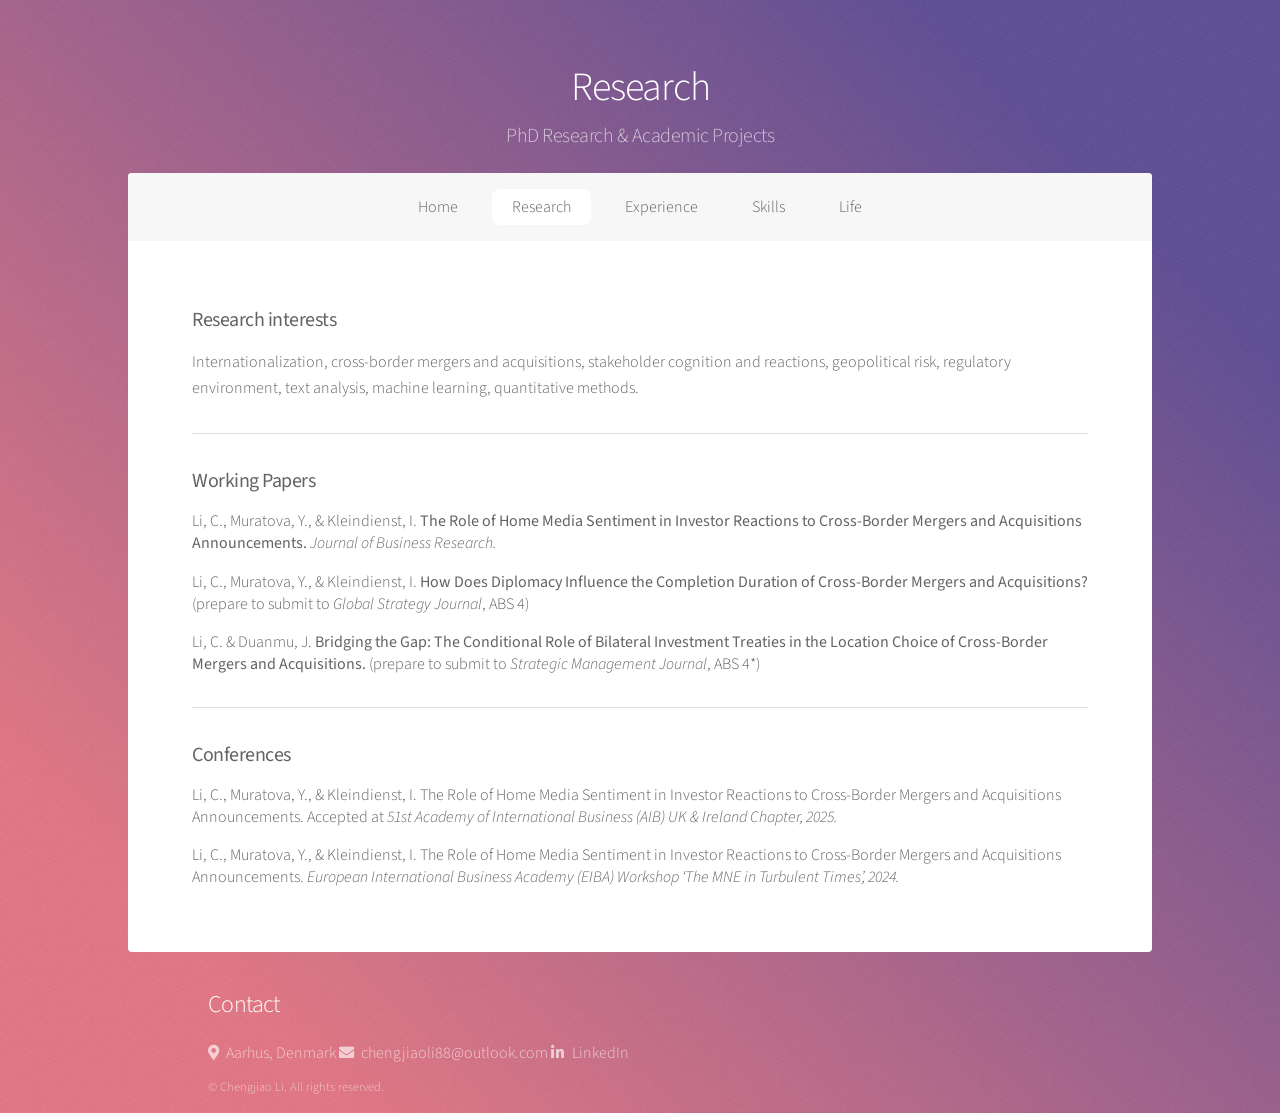
<file: Research.html>
<!DOCTYPE HTML>
<html>
    <head>
        <title>Research | Chengjiao Li</title>
        <meta charset="utf-8" />
        <meta name="viewport" content="width=device-width, initial-scale=1, user-scalable=no" />
        <link rel="stylesheet" href="assets/css/main.css" />
        <noscript><link rel="stylesheet" href="assets/css/noscript.css" /></noscript>
    </head>
    <body class="is-preload">
        <div id="wrapper">
            <header id="header">
                <h1>Research</h1>
                <p>PhD Research & Academic Projects</p>
            </header>

            <nav id="nav">
                <ul>
                    <li><a href="index.html">Home</a></li>
                    <li><a href="research.html" class="active">Research</a></li>
                    <li><a href="experience.html">Experience</a></li>
                    <li><a href="skills.html">Skills</a></li>
                    <li><a href="life.html">Life</a></li>
                </ul>
            </nav>

            <div id="main">
                <section class="main">
                    
                    <h3><strong>Research interests</strong><br/></h3>
                    Internationalization, cross-border mergers and acquisitions, stakeholder cognition and reactions, geopolitical risk, regulatory environment, text analysis, machine learning, quantitative methods.

                    <hr />

                    <h3><strong>Working Papers</strong></h3>
                    <ul class="alt">
                            <p>Li, C., Muratova, Y., & Kleindienst, I. <strong>The Role of Home Media Sentiment in Investor Reactions to Cross-Border Mergers and Acquisitions Announcements.</strong> <em>Journal of Business Research.</em></p>
                            <p>Li, C., Muratova, Y., & Kleindienst, I. <strong>How Does Diplomacy Influence the Completion Duration of Cross-Border Mergers and Acquisitions?</strong> (prepare to submit to <em>Global Strategy Journal</em>, ABS 4)</p>
                            <p>Li, C. & Duanmu, J. <strong>Bridging the Gap: The Conditional Role of Bilateral Investment Treaties in the Location Choice of Cross-Border Mergers and Acquisitions.</strong> (prepare to submit to <em>Strategic Management Journal</em>, ABS 4*)</p>
                    </ul>

                    <hr />

                    <h3><strong>Conferences</strong></h3>
                    <ul class="alt">
                            <p>Li, C., Muratova, Y., & Kleindienst, I. The Role of Home Media Sentiment in Investor Reactions to Cross-Border Mergers and Acquisitions Announcements. Accepted at <em>51st Academy of International Business (AIB) UK & Ireland Chapter, 2025.</em></p>
                            <p>Li, C., Muratova, Y., & Kleindienst, I. The Role of Home Media Sentiment in Investor Reactions to Cross-Border Mergers and Acquisitions Announcements. <em>European International Business Academy (EIBA) Workshop ‘The MNE in Turbulent Times’, 2024.</em></p>
                    </ul>

                </section>
            </div>

			<!-- Footer -->
			<footer id="footer">
				<section class="contact-block">
					<h2>Contact</h2>

					<p class="contact-item">
						<span class="icon solid fa-map-marker-alt"></span>
						<span>Aarhus, Denmark</span>
					</p>

					<p class="contact-item">
						<span class="icon solid fa-envelope"></span>
						<a href="mailto:chengjiaoli88@outlook.com">chengjiaoli88@outlook.com</a>
					</p>

					<p class="contact-item">
						<span class="icon brands fa-linkedin-in"></span>
						<a href="https://www.linkedin.com/in/chengjiao-li-96b55ba3/" target="_blank" rel="noopener noreferrer">LinkedIn</a>
					</p>
				</section>

				<p class="copyright">&copy; Chengjiao Li. All rights reserved.</p>
			</footer>

        </div>
		


        <script src="assets/js/jquery.min.js"></script>
        <script src="assets/js/main.js"></script>
    </body>
</html>
</file>
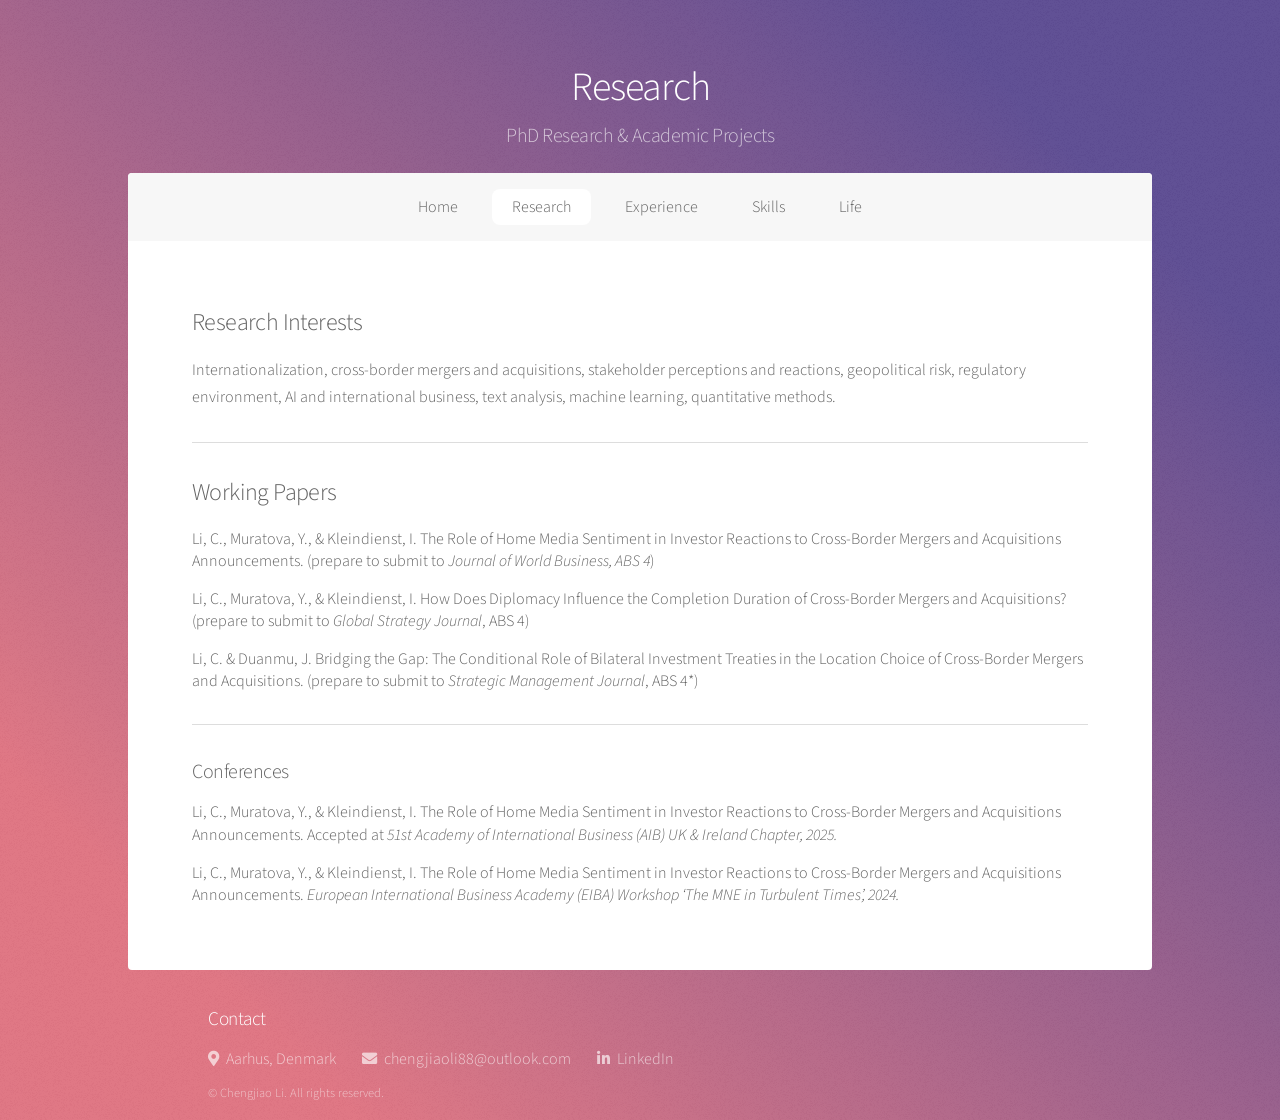
<file: research.html>
<!DOCTYPE HTML>
<html>
    <head>
        <title>Research | Chengjiao Li</title>
        <meta charset="utf-8" />
        <meta name="viewport" content="width=device-width, initial-scale=1, user-scalable=no" />
        <link rel="stylesheet" href="assets/css/main.css" />
        <noscript><link rel="stylesheet" href="assets/css/noscript.css" /></noscript>
    </head>
    <body class="is-preload">
        <div id="wrapper">
            <header id="header">
                <h1>Research</h1>
                <p>PhD Research & Academic Projects</p>
            </header>

            <nav id="nav">
                <ul>
                    <li><a href="index.html">Home</a></li>
                    <li><a href="research.html" class="active">Research</a></li>
                    <li><a href="experience.html">Experience</a></li>
                    <li><a href="skills.html">Skills</a></li>
                    <li><a href="life.html">Life</a></li>
                </ul>
            </nav>

            <div id="main">
                <section class="main">
                    
                    <h2>Research Interests</h2>
                    Internationalization, cross-border mergers and acquisitions, stakeholder perceptions and reactions, geopolitical risk, regulatory environment, AI and international business, text analysis, machine learning, quantitative methods.

                    <hr />

                    <h2>Working Papers</h2>
                    <ul class="alt">
                            <p>Li, C., Muratova, Y., & Kleindienst, I. The Role of Home Media Sentiment in Investor Reactions to Cross-Border Mergers and Acquisitions Announcements. (prepare to submit to <em>Journal of World Business, ABS 4</em>)</p>
                            <p>Li, C., Muratova, Y., & Kleindienst, I. How Does Diplomacy Influence the Completion Duration of Cross-Border Mergers and Acquisitions? (prepare to submit to <em>Global Strategy Journal</em>, ABS 4)</p>
                            <p>Li, C. & Duanmu, J. Bridging the Gap: The Conditional Role of Bilateral Investment Treaties in the Location Choice of Cross-Border Mergers and Acquisitions. (prepare to submit to <em>Strategic Management Journal</em>, ABS 4*)</p>
                    </ul>

                    <hr />

                    <h3>Conferences</h3>
                    <ul class="alt">
                            <p>Li, C., Muratova, Y., & Kleindienst, I. The Role of Home Media Sentiment in Investor Reactions to Cross-Border Mergers and Acquisitions Announcements. Accepted at <em>51st Academy of International Business (AIB) UK & Ireland Chapter, 2025.</em></p>
                            <p>Li, C., Muratova, Y., & Kleindienst, I. The Role of Home Media Sentiment in Investor Reactions to Cross-Border Mergers and Acquisitions Announcements. <em>European International Business Academy (EIBA) Workshop ‘The MNE in Turbulent Times’, 2024.</em></p>
                    </ul>

                </section>
            </div>

			<footer id="footer">
				<section class="contact-block compact-contact">
					<h2>Contact</h2>
					<div class="contact-row">
						<span class="contact-item">
							<span class="icon solid fa-map-marker-alt"></span>
							<span>Aarhus, Denmark</span>
						</span>
						<span class="contact-item">
							<span class="icon solid fa-envelope"></span>
							<a href="mailto:chengjiaoli88@outlook.com">chengjiaoli88@outlook.com</a>
						</span>
						<span class="contact-item">
							<span class="icon brands fa-linkedin-in"></span>
							<a href="https://www.linkedin.com/in/chengjiao-li-96b55ba3/" target="_blank" rel="noopener noreferrer">LinkedIn</a>
						</span>
					</div>
				</section>

				<p class="copyright">&copy; Chengjiao Li. All rights reserved.</p>
			</footer>

		</div>

		<!-- Scripts -->
		<script src="assets/js/jquery.min.js"></script>
		<script src="assets/js/jquery.scrollex.min.js"></script>
		<script src="assets/js/jquery.scrolly.min.js"></script>
		<script src="assets/js/browser.min.js"></script>
		<script src="assets/js/breakpoints.min.js"></script>
		<script src="assets/js/util.js"></script>
		<script src="assets/js/main.js"></script>
        
    </body>
</html>
</file>
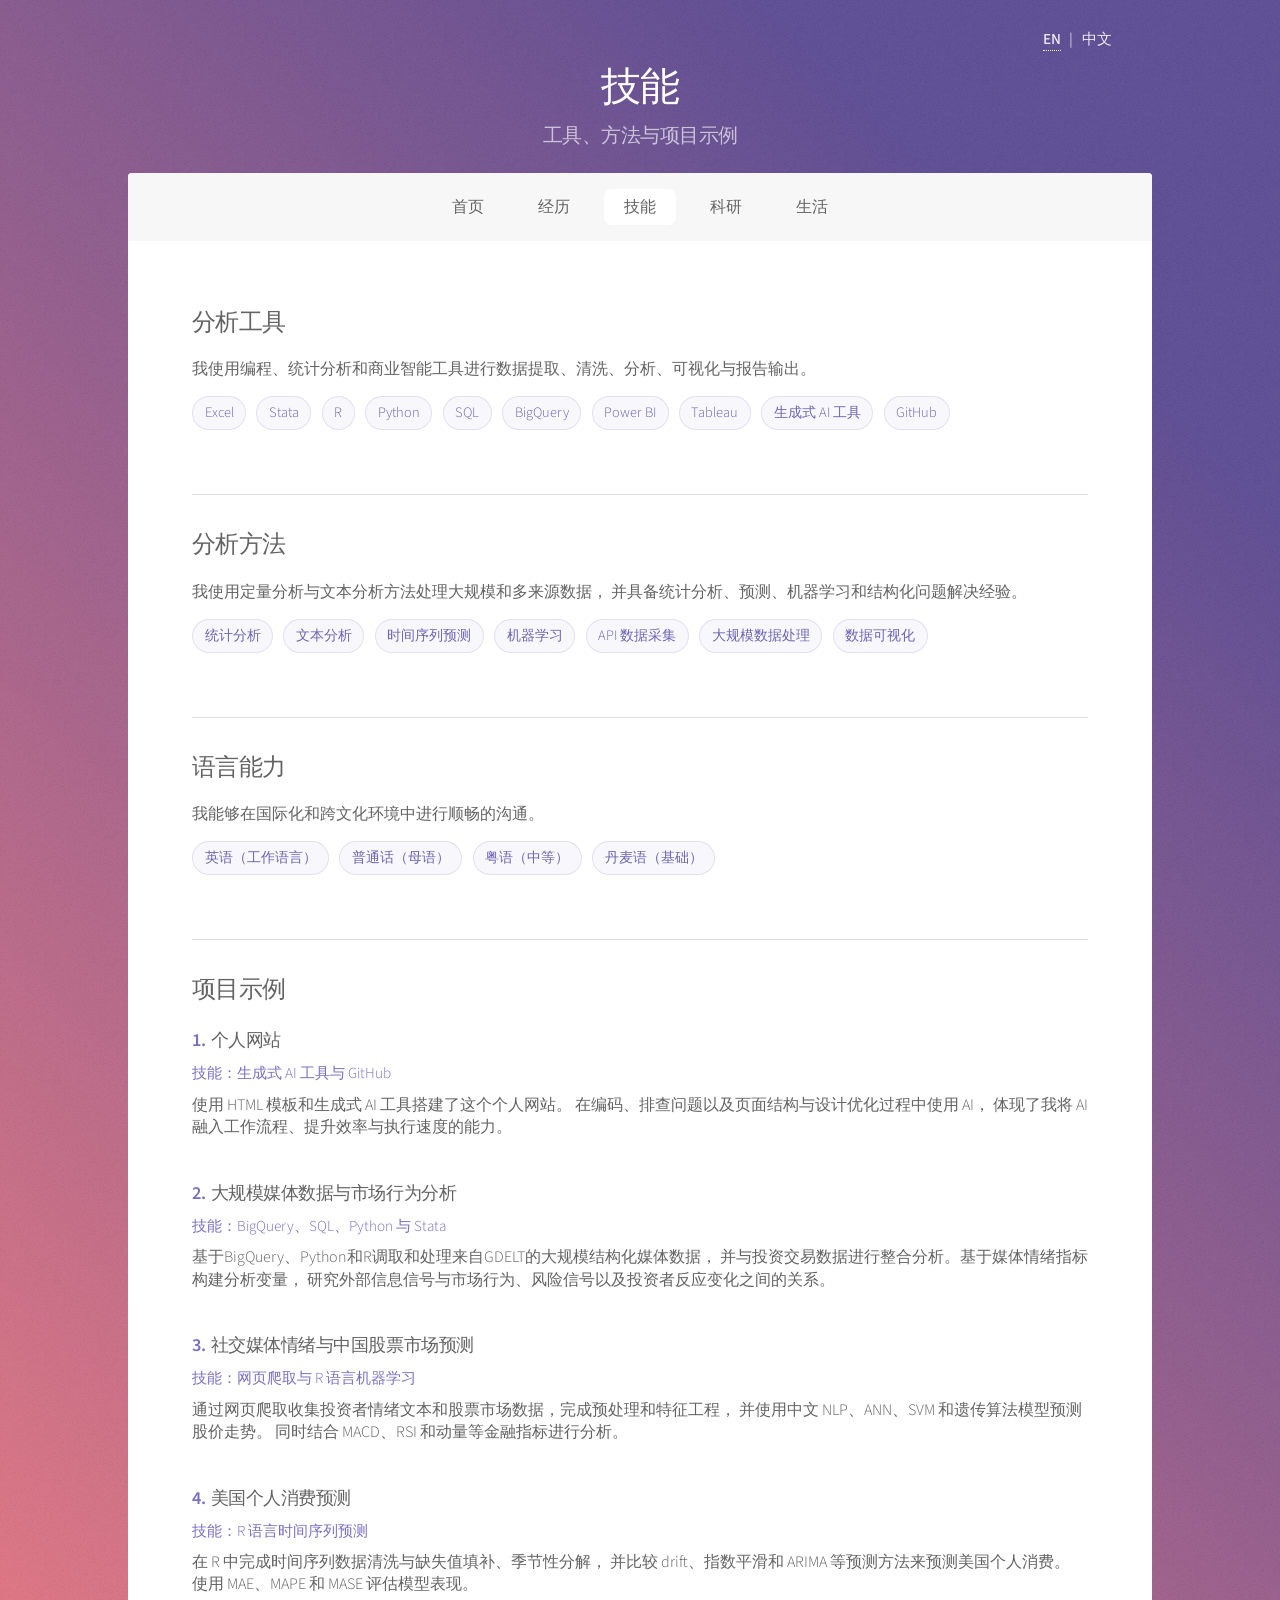
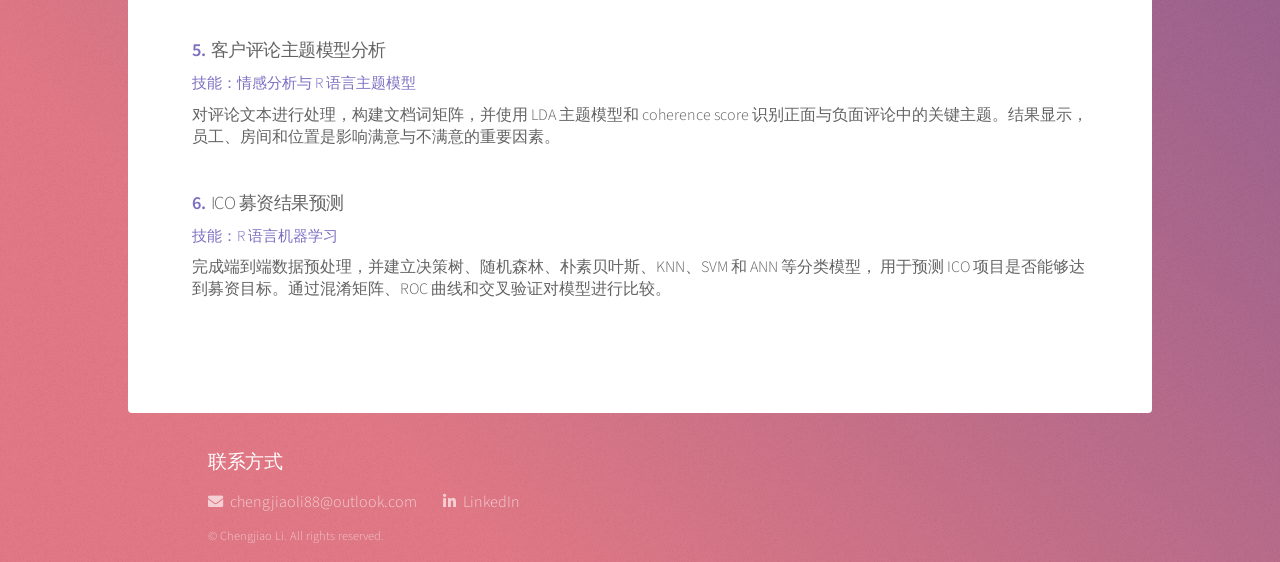
<file: skills-data-cn.html>
<!DOCTYPE HTML>
<html>
	<head>
		<title>技能 | Chengjiao Li</title>
		<meta charset="utf-8" />
		<meta name="viewport" content="width=device-width, initial-scale=1, user-scalable=no" />
		<meta name="description" content="李成娇在数据分析、商业分析与数字化问题解决方面的技能与项目示例。" />
		<link rel="stylesheet" href="assets/css/main.css" />
		<noscript><link rel="stylesheet" href="assets/css/noscript.css" /></noscript>

		<style>
			.skill-section {
				margin-bottom: 4em;
			}

			.skill-heading {
				display: flex;
				align-items: center;
				gap: 0.65em;
				margin-bottom: 1.1em;
			}

			.skill-heading .icon {
				font-size: 1.05em;
				color: #7b6fc2;
			}

			.skill-heading h2 {
				margin: 0;
			}

			.skill-section p {
				margin-bottom: 1.1em;
			}

			.skill-tags {
				display: flex;
				flex-wrap: wrap;
				gap: 0.65em;
				margin-top: 1em;
			}

			.skill-tags span {
				display: inline-block;
				padding: 0.28em 0.8em;
				border: 1px solid rgba(123, 111, 194, 0.18);
				border-radius: 999px;
				font-size: 0.9em;
				color: #6d63b3;
				background: rgba(123, 111, 194, 0.05);
			}

			.project-list {
				display: flex;
				flex-direction: column;
				gap: 1.6em;
				margin-top: 1.2em;
			}

			.project-item h3 {
				margin-bottom: 0.35em;
				font-size: 1.15em;
				line-height: 1.5;
			}

			.project-item .project-skills {
				margin-bottom: 0.5em;
				color: #7b6fc2;
				font-size: 0.95em;
			}

			.project-item p {
				margin-bottom: 0;
			}

			.project-number {
				color: #7b6fc2;
				font-weight: 600;
				margin-right: 0.3em;
			}
		</style>
	</head>
	<body class="is-preload">
		<div id="wrapper">

			<header id="header">

			    <div class="lang-switch">
					<a href="skills-data.html">EN</a>
					<span class="divider">|</span>
					<span class="active-lang">中文</span>
				</div>

				<h1>技能</h1>
				<p>工具、方法与项目示例</p>
			</header>

			<nav id="nav">
				<ul>
					<li><a href="index-data-cn.html">首页</a></li>
					<li><a href="experience-data-cn.html">经历</a></li>
					<li><a href="skills-data-cn.html" class="active">技能</a></li>
					<li><a href="research-data-cn.html">科研</a></li>
					<li><a href="life-data-cn.html">生活</a></li>
				</ul>
			</nav>

			<div id="main">

				<section class="main">
					<div class="skill-section">
						<div class="skill-heading">
							<h2>分析工具</h2>
						</div>
						<p>
							我使用编程、统计分析和商业智能工具进行数据提取、清洗、分析、可视化与报告输出。
						</p>
						<div class="skill-tags">
							<span>Excel</span>
							<span>Stata</span>
							<span>R</span>
							<span>Python</span>
							<span>SQL</span>
							<span>BigQuery</span>
							<span>Power BI</span>
							<span>Tableau</span>
							<span>生成式 AI 工具</span>
							<span>GitHub</span>
						</div>
					</div>

					<hr />

					<div class="skill-section">
						<div class="skill-heading">
							<h2>分析方法</h2>
						</div>
						<p>
							我使用定量分析与文本分析方法处理大规模和多来源数据，
							并具备统计分析、预测、机器学习和结构化问题解决经验。
						</p>
						<div class="skill-tags">
							<span>统计分析</span>
							<span>文本分析</span>
							<span>时间序列预测</span>
							<span>机器学习</span>
							<span>API 数据采集</span>
							<span>大规模数据处理</span>
							<span>数据可视化</span>
						</div>
					</div>

					<hr />

					<div class="skill-section">
						<div class="skill-heading">
							<h2>语言能力</h2>
						</div>
						<p>
							我能够在国际化和跨文化环境中进行顺畅的沟通。
						</p>
						<div class="skill-tags">
							<span>英语（工作语言）</span>
							<span>普通话（母语）</span>
							<span>粤语（中等）</span>
							<span>丹麦语（基础）</span>
						</div>
					</div>

					<hr />

					<div class="skill-section">
						<div class="skill-heading">
							<h2>项目示例</h2>
						</div>

						<div class="project-list">
							<div class="project-item">
								<h3><span class="project-number">1.</span>个人网站</h3>
								<div class="project-skills">技能：生成式 AI 工具与 GitHub</div>
								<p>
									使用 HTML 模板和生成式 AI 工具搭建了这个个人网站。
									在编码、排查问题以及页面结构与设计优化过程中使用 AI，
									体现了我将 AI 融入工作流程、提升效率与执行速度的能力。
								</p>
							</div>

							<div class="project-item">
								<h3><span class="project-number">2.</span>大规模媒体数据与市场行为分析</h3>
								<div class="project-skills">技能：BigQuery、SQL、Python 与 Stata</div>
								<p>
									基于BigQuery、Python和R调取和处理来自GDELT的大规模结构化媒体数据，
									并与投资交易数据进行整合分析。基于媒体情绪指标构建分析变量，
									研究外部信息信号与市场行为、风险信号以及投资者反应变化之间的关系。
								</p>
							</div>

							<div class="project-item">
								<h3><span class="project-number">3.</span>社交媒体情绪与中国股票市场预测</h3>
								<div class="project-skills">技能：网页爬取与 R 语言机器学习</div>
								<p>
									通过网页爬取收集投资者情绪文本和股票市场数据，完成预处理和特征工程，
									并使用中文 NLP、ANN、SVM 和遗传算法模型预测股价走势。
									同时结合 MACD、RSI 和动量等金融指标进行分析。
								</p>
							</div>

							<div class="project-item">
								<h3><span class="project-number">4.</span>美国个人消费预测</h3>
								<div class="project-skills">技能：R 语言时间序列预测</div>
								<p>
									在 R 中完成时间序列数据清洗与缺失值填补、季节性分解，
									并比较 drift、指数平滑和 ARIMA 等预测方法来预测美国个人消费。
									使用 MAE、MAPE 和 MASE 评估模型表现。
								</p>
							</div>

							<div class="project-item">
								<h3><span class="project-number">5.</span>客户评论主题模型分析</h3>
								<div class="project-skills">技能：情感分析与 R 语言主题模型</div>
								<p>
									对评论文本进行处理，构建文档词矩阵，并使用 LDA 主题模型和 coherence score
									识别正面与负面评论中的关键主题。结果显示，员工、房间和位置是影响满意与不满意的重要因素。
								</p>
							</div>

							<div class="project-item">
								<h3><span class="project-number">6.</span>ICO 募资结果预测</h3>
								<div class="project-skills">技能：R 语言机器学习</div>
								<p>
									完成端到端数据预处理，并建立决策树、随机森林、朴素贝叶斯、KNN、SVM 和 ANN 等分类模型，
									用于预测 ICO 项目是否能够达到募资目标。通过混淆矩阵、ROC 曲线和交叉验证对模型进行比较。
								</p>
							</div>
						</div>
					</div>

				</section>

			</div>

			<footer id="footer">
				<section class="contact-block compact-contact">
					<h2>联系方式</h2>
					<div class="contact-row">
						<span class="contact-item">
							<span class="icon solid fa-envelope"></span>
							<a href="mailto:chengjiaoli88@outlook.com">chengjiaoli88@outlook.com</a>
						</span>
						<span class="contact-item">
							<span class="icon brands fa-linkedin-in"></span>
							<a href="https://www.linkedin.com/in/chengjiao-li-96b55ba3/" target="_blank" rel="noopener noreferrer">LinkedIn</a>
						</span>
					</div>
				</section>

				<p class="copyright">&copy; Chengjiao Li. All rights reserved.</p>
			</footer>

		</div>

		<script src="assets/js/jquery.min.js"></script>
		<script src="assets/js/jquery.scrollex.min.js"></script>
		<script src="assets/js/jquery.scrolly.min.js"></script>
		<script src="assets/js/browser.min.js"></script>
		<script src="assets/js/breakpoints.min.js"></script>
		<script src="assets/js/util.js"></script>
		<script src="assets/js/main.js"></script>
	</body>
</html>
</file>
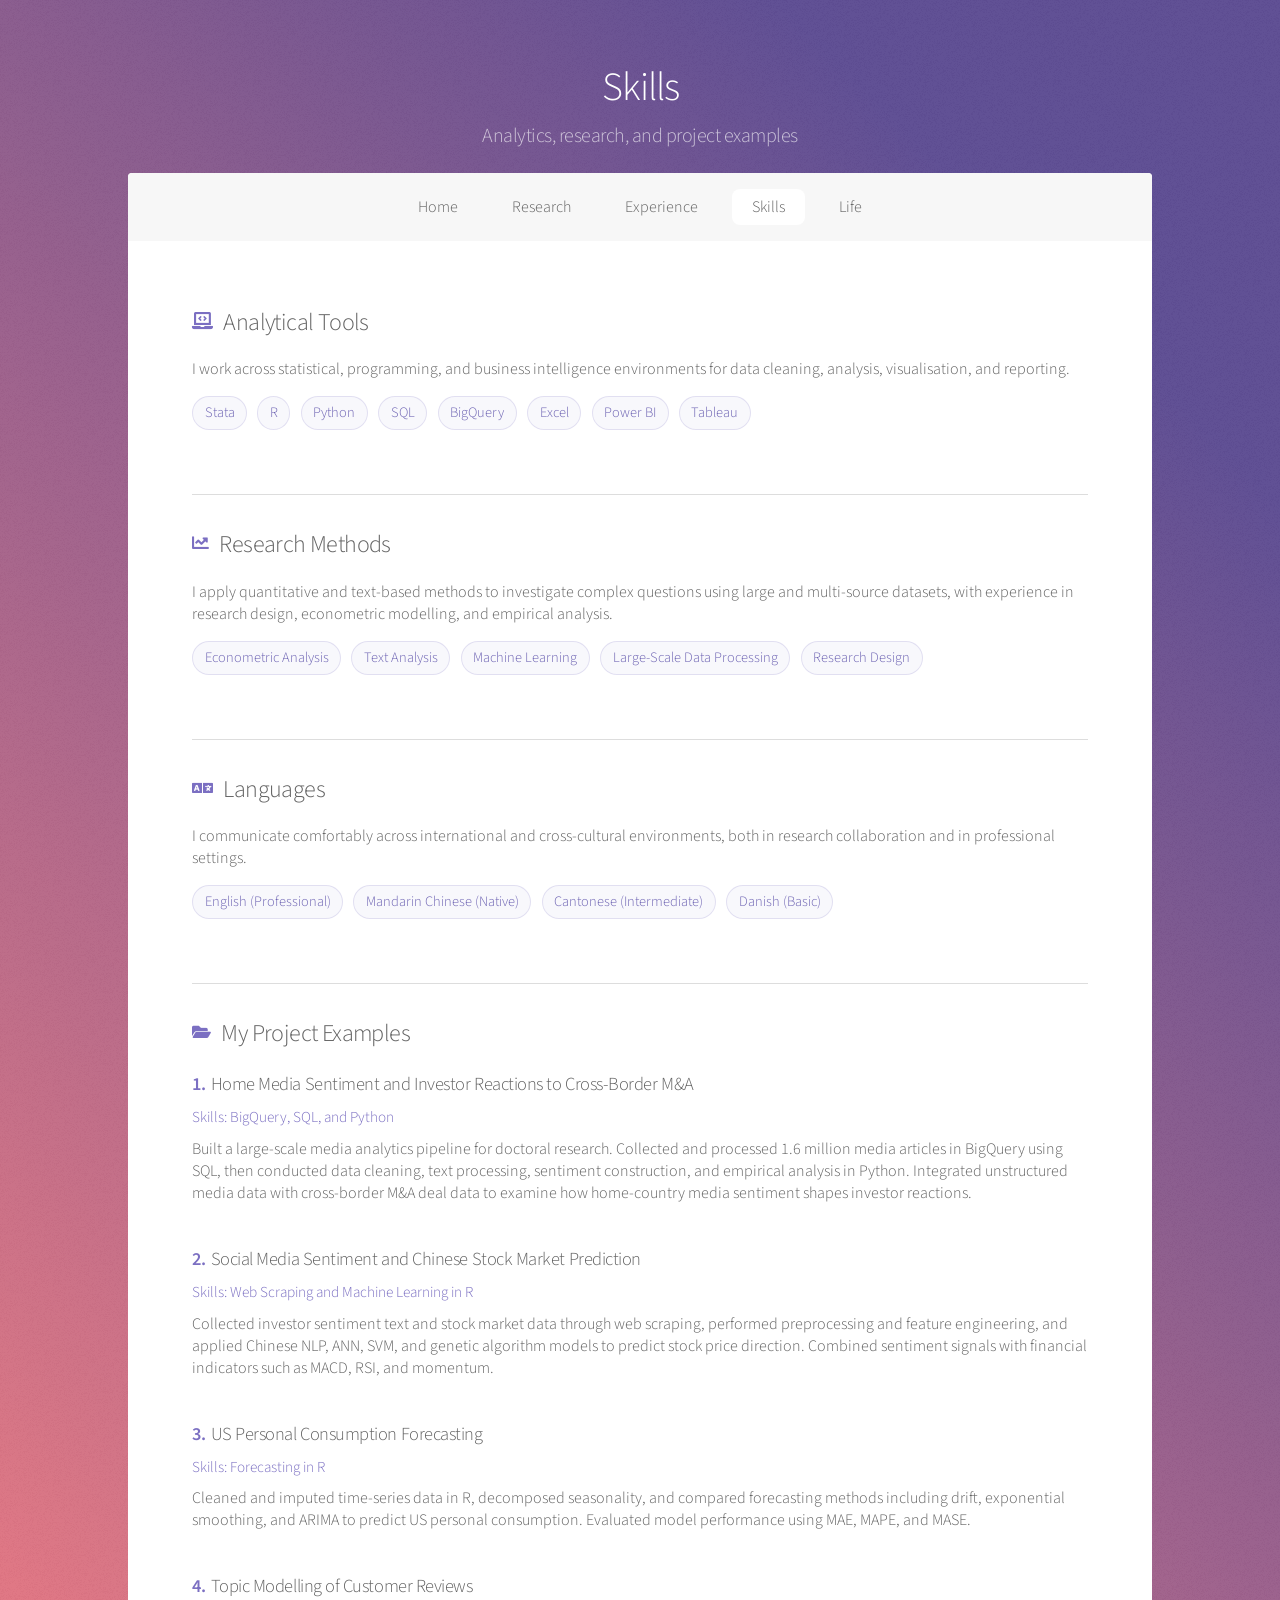
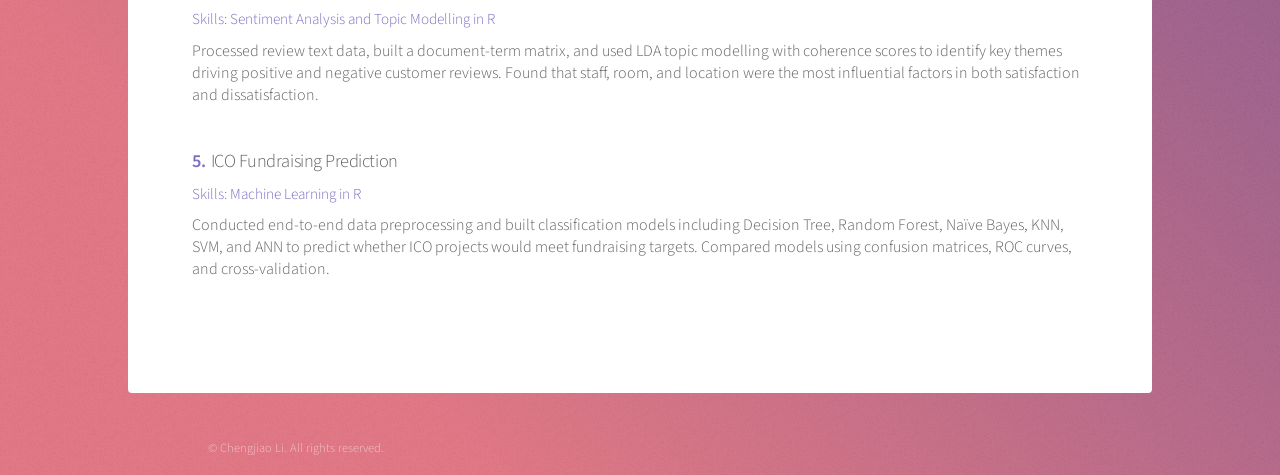
<file: Skills.html>
<!DOCTYPE HTML>
<html>
	<head>
		<title>Skills | Chengjiao Li</title>
		<meta charset="utf-8" />
		<meta name="viewport" content="width=device-width, initial-scale=1, user-scalable=no" />
		<meta name="description" content="Skills and project examples of Chengjiao Li." />
		<link rel="stylesheet" href="assets/css/main.css" />
		<noscript><link rel="stylesheet" href="assets/css/noscript.css" /></noscript>

		<style>
			.skill-section {
				margin-bottom: 4em;
			}

			.skill-heading {
				display: flex;
				align-items: center;
				gap: 0.65em;
				margin-bottom: 1.1em;
			}

			.skill-heading .icon {
				font-size: 1.05em;
				color: #7b6fc2;
			}

			.skill-heading h2 {
				margin: 0;
			}

			.skill-section p {
				margin-bottom: 1.1em;
			}

			.skill-tags {
				display: flex;
				flex-wrap: wrap;
				gap: 0.65em;
				margin-top: 1em;
			}

			.skill-tags span {
				display: inline-block;
				padding: 0.28em 0.8em;
				border: 1px solid rgba(123, 111, 194, 0.18);
				border-radius: 999px;
				font-size: 0.9em;
				color: #6d63b3;
				background: rgba(123, 111, 194, 0.05);
			}

			.project-list {
				display: flex;
				flex-direction: column;
				gap: 1.6em;
				margin-top: 1.2em;
			}

			.project-item h3 {
				margin-bottom: 0.35em;
				font-size: 1.15em;
				line-height: 1.5;
			}

			.project-item .project-skills {
				margin-bottom: 0.5em;
				color: #7b6fc2;
				font-size: 0.95em;
			}

			.project-item p {
				margin-bottom: 0;
			}

			.project-number {
				color: #7b6fc2;
				font-weight: 600;
				margin-right: 0.3em;
			}
		</style>
	</head>
	<body class="is-preload">
		<div id="wrapper">

			<header id="header">
				<h1>Skills</h1>
				<p>Analytics, research, and project examples</p>
			</header>

			<nav id="nav">
				<ul>
					<li><a href="index.html">Home</a></li>
					<li><a href="research.html">Research</a></li>
					<li><a href="experience.html">Experience</a></li>
					<li><a href="skills.html" class="active">Skills</a></li>
					<li><a href="life.html">Life</a></li>
				</ul>
			</nav>

			<div id="main">

				<section class="main">
					<div class="skill-section">
						<div class="skill-heading">
							<span class="icon solid fa-laptop-code"></span>
							<h2>Analytical Tools</h2>
						</div>
						<p>
							I work across statistical, programming, and business intelligence environments
							for data cleaning, analysis, visualisation, and reporting.
						</p>
						<div class="skill-tags">
							<span>Stata</span>
							<span>R</span>
							<span>Python</span>
							<span>SQL</span>
							<span>BigQuery</span>
							<span>Excel</span>
							<span>Power BI</span>
							<span>Tableau</span>
						</div>
					</div>

					<hr />

					<div class="skill-section">
						<div class="skill-heading">
							<span class="icon solid fa-chart-line"></span>
							<h2>Research Methods</h2>
						</div>
						<p>
							I apply quantitative and text-based methods to investigate complex questions
							using large and multi-source datasets, with experience in research design,
							econometric modelling, and empirical analysis.
						</p>
						<div class="skill-tags">
							<span>Econometric Analysis</span>
							<span>Text Analysis</span>
							<span>Machine Learning</span>
							<span>Large-Scale Data Processing</span>
							<span>Research Design</span>
						</div>
					</div>

					<hr />

					<div class="skill-section">
						<div class="skill-heading">
							<span class="icon solid fa-language"></span>
							<h2>Languages</h2>
						</div>
						<p>
							I communicate comfortably across international and cross-cultural environments,
							both in research collaboration and in professional settings.
						</p>
						<div class="skill-tags">
							<span>English (Professional)</span>
							<span>Mandarin Chinese (Native)</span>
							<span>Cantonese (Intermediate)</span>
							<span>Danish (Basic)</span>
						</div>
					</div>

					<hr />

					<div class="skill-section">
						<div class="skill-heading">
							<span class="icon solid fa-folder-open"></span>
							<h2>My Project Examples</h2>
						</div>

						<div class="project-list">
							<div class="project-item">
								<h3><span class="project-number">1.</span>Home Media Sentiment and Investor Reactions to Cross-Border M&amp;A</h3>
								<div class="project-skills">Skills: BigQuery, SQL, and Python</div>
								<p>
									Built a large-scale media analytics pipeline for doctoral research. Collected and processed
									1.6 million media articles in BigQuery using SQL, then conducted data cleaning, text processing,
									sentiment construction, and empirical analysis in Python. Integrated unstructured media data
									with cross-border M&amp;A deal data to examine how home-country media sentiment shapes investor reactions.
								</p>
							</div>

							<div class="project-item">
								<h3><span class="project-number">2.</span>Social Media Sentiment and Chinese Stock Market Prediction</h3>
								<div class="project-skills">Skills: Web Scraping and Machine Learning in R</div>
								<p>
									Collected investor sentiment text and stock market data through web scraping, performed
									preprocessing and feature engineering, and applied Chinese NLP, ANN, SVM, and genetic algorithm
									models to predict stock price direction. Combined sentiment signals with financial indicators
									such as MACD, RSI, and momentum.
								</p>
							</div>

							<div class="project-item">
								<h3><span class="project-number">3.</span>US Personal Consumption Forecasting</h3>
								<div class="project-skills">Skills: Forecasting in R</div>
								<p>
									Cleaned and imputed time-series data in R, decomposed seasonality, and compared forecasting
									methods including drift, exponential smoothing, and ARIMA to predict US personal consumption.
									Evaluated model performance using MAE, MAPE, and MASE.
								</p>
							</div>

							<div class="project-item">
								<h3><span class="project-number">4.</span>Topic Modelling of Customer Reviews</h3>
								<div class="project-skills">Skills: Sentiment Analysis and Topic Modelling in R</div>
								<p>
									Processed review text data, built a document-term matrix, and used LDA topic modelling
									with coherence scores to identify key themes driving positive and negative customer reviews.
									Found that staff, room, and location were the most influential factors in both satisfaction
									and dissatisfaction.
								</p>
							</div>

							<div class="project-item">
								<h3><span class="project-number">5.</span>ICO Fundraising Prediction</h3>
								<div class="project-skills">Skills: Machine Learning in R</div>
								<p>
									Conducted end-to-end data preprocessing and built classification models including Decision Tree,
									Random Forest, Naïve Bayes, KNN, SVM, and ANN to predict whether ICO projects would meet
									fundraising targets. Compared models using confusion matrices, ROC curves, and cross-validation.
								</p>
							</div>
						</div>
					</div>

				</section>

			</div>

			<footer id="footer">
				<p class="copyright">&copy; Chengjiao Li. All rights reserved.</p>
			</footer>
		</div>

		<script src="assets/js/jquery.min.js"></script>
		<script src="assets/js/jquery.scrollex.min.js"></script>
		<script src="assets/js/jquery.scrolly.min.js"></script>
		<script src="assets/js/browser.min.js"></script>
		<script src="assets/js/breakpoints.min.js"></script>
		<script src="assets/js/util.js"></script>
		<script src="assets/js/main.js"></script>
	</body>
</html>
</file>
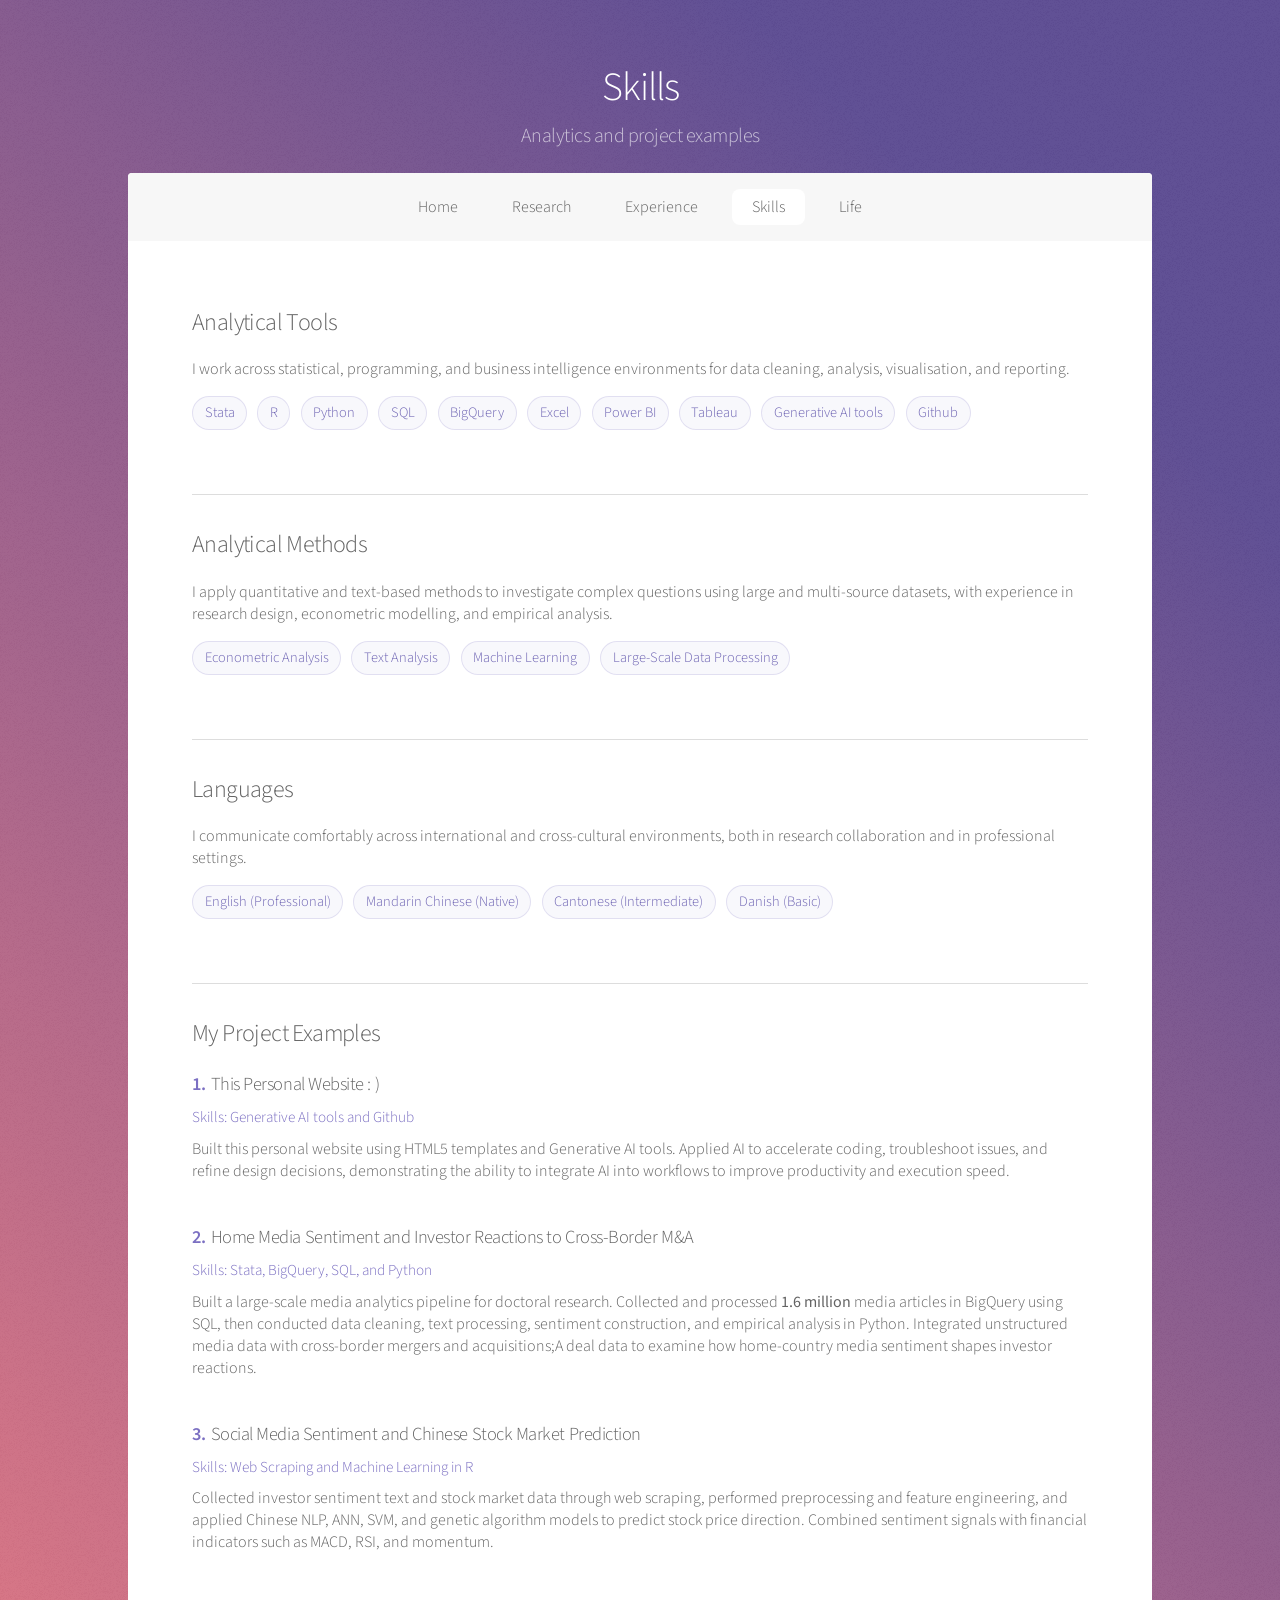
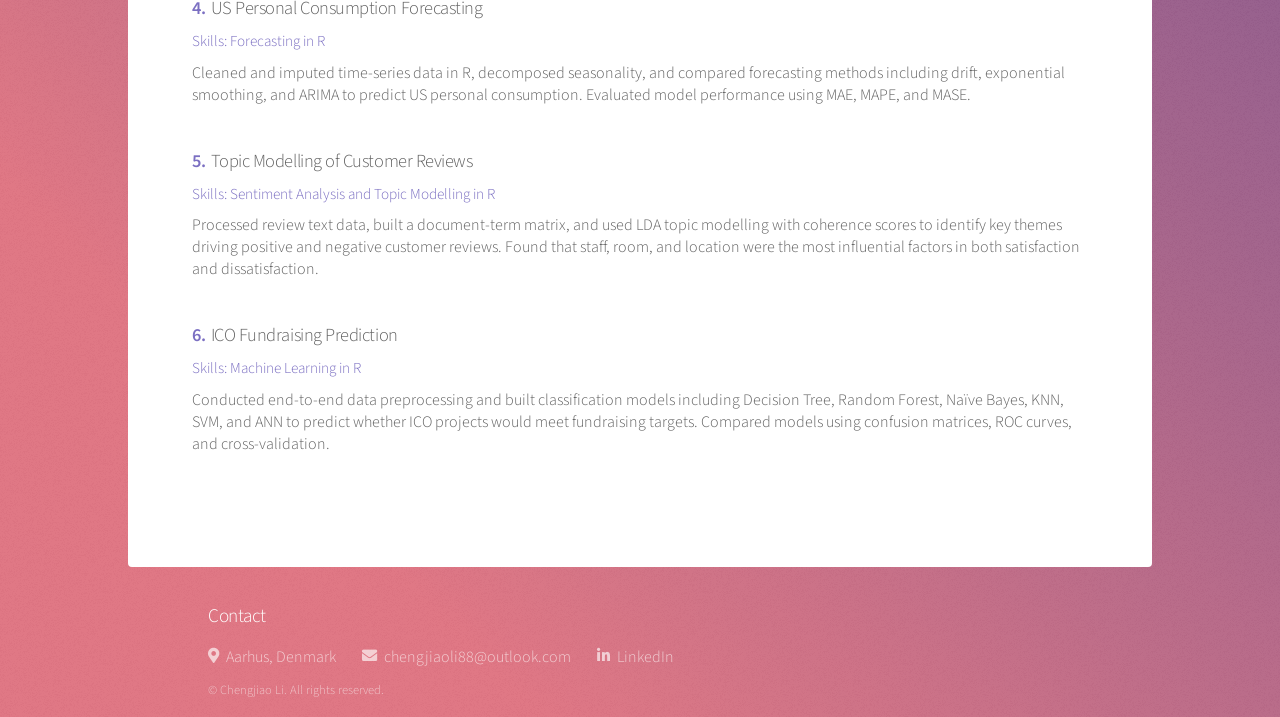
<file: skills.html>
<!DOCTYPE HTML>
<html>
	<head>
		<title>Skills | Chengjiao Li</title>
		<meta charset="utf-8" />
		<meta name="viewport" content="width=device-width, initial-scale=1, user-scalable=no" />
		<meta name="description" content="Skills and project examples of Chengjiao Li." />
		<link rel="stylesheet" href="assets/css/main.css" />
		<noscript><link rel="stylesheet" href="assets/css/noscript.css" /></noscript>

		<style>
			.skill-section {
				margin-bottom: 4em;
			}

			.skill-heading {
				display: flex;
				align-items: center;
				gap: 0.65em;
				margin-bottom: 1.1em;
			}

			.skill-heading .icon {
				font-size: 1.05em;
				color: #7b6fc2;
			}

			.skill-heading h2 {
				margin: 0;
			}

			.skill-section p {
				margin-bottom: 1.1em;
			}

			.skill-tags {
				display: flex;
				flex-wrap: wrap;
				gap: 0.65em;
				margin-top: 1em;
			}

			.skill-tags span {
				display: inline-block;
				padding: 0.28em 0.8em;
				border: 1px solid rgba(123, 111, 194, 0.18);
				border-radius: 999px;
				font-size: 0.9em;
				color: #6d63b3;
				background: rgba(123, 111, 194, 0.05);
			}

			.project-list {
				display: flex;
				flex-direction: column;
				gap: 1.6em;
				margin-top: 1.2em;
			}

			.project-item h3 {
				margin-bottom: 0.35em;
				font-size: 1.15em;
				line-height: 1.5;
			}

			.project-item .project-skills {
				margin-bottom: 0.5em;
				color: #7b6fc2;
				font-size: 0.95em;
			}

			.project-item p {
				margin-bottom: 0;
			}

			.project-number {
				color: #7b6fc2;
				font-weight: 600;
				margin-right: 0.3em;
			}
		</style>
	</head>
	<body class="is-preload">
		<div id="wrapper">

			<header id="header">
				<h1>Skills</h1>
				<p>Analytics and project examples</p>
			</header>

			<nav id="nav">
				<ul>
					<li><a href="index.html">Home</a></li>
					<li><a href="research.html">Research</a></li>
					<li><a href="experience.html">Experience</a></li>
					<li><a href="skills.html" class="active">Skills</a></li>
					<li><a href="life.html">Life</a></li>
				</ul>
			</nav>

			<div id="main">

				<section class="main">
					<div class="skill-section">
						<div class="skill-heading">
							<h2>Analytical Tools</h2>
						</div>
						<p>
							I work across statistical, programming, and business intelligence environments
							for data cleaning, analysis, visualisation, and reporting.
						</p>
						<div class="skill-tags">
							<span>Stata</span>
							<span>R</span>
							<span>Python</span>
							<span>SQL</span>
							<span>BigQuery</span>
							<span>Excel</span>
							<span>Power BI</span>
							<span>Tableau</span>
							<span>Generative AI tools</span>
							<span>Github</span>
						</div>
					</div>

					<hr />

					<div class="skill-section">
						<div class="skill-heading">
							<h2>Analytical Methods</h2>
						</div>
						<p>
							I apply quantitative and text-based methods to investigate complex questions
							using large and multi-source datasets, with experience in research design,
							econometric modelling, and empirical analysis.
						</p>
						<div class="skill-tags">
							<span>Econometric Analysis</span>
							<span>Text Analysis</span>
							<span>Machine Learning</span>
							<span>Large-Scale Data Processing</span>
						</div>
					</div>

					<hr />

					<div class="skill-section">
						<div class="skill-heading">
							<h2>Languages</h2>
						</div>
						<p>
							I communicate comfortably across international and cross-cultural environments,
							both in research collaboration and in professional settings.
						</p>
						<div class="skill-tags">
							<span>English (Professional)</span>
							<span>Mandarin Chinese (Native)</span>
							<span>Cantonese (Intermediate)</span>
							<span>Danish (Basic)</span>
						</div>
					</div>

					<hr />

					<div class="skill-section">
						<div class="skill-heading">
							<h2>My Project Examples</h2>
						</div>

						<div class="project-list">
							<div class="project-item">
								<h3><span class="project-number">1.</span>This Personal Website : )</h3>
								<div class="project-skills">Skills: Generative AI tools and Github</div>
								<p>
									Built this personal website using HTML5 templates and Generative AI tools. 
									Applied AI to accelerate coding, troubleshoot issues, and refine design decisions, 
									demonstrating the ability to integrate AI into workflows to improve productivity and execution speed.

								</p>
							</div>
							
							<div class="project-item">
								<h3><span class="project-number">2.</span>Home Media Sentiment and Investor Reactions to Cross-Border M&amp;A</h3>
								<div class="project-skills">Skills: Stata, BigQuery, SQL, and Python</div>
								<p>
									Built a large-scale media analytics pipeline for doctoral research. Collected and processed
									<strong>1.6 million</strong> media articles in BigQuery using SQL, then conducted data cleaning, text processing,
									sentiment construction, and empirical analysis in Python. Integrated unstructured media data
									with cross-border mergers and acquisitions;A deal data to examine how home-country media sentiment shapes investor reactions.
								</p>
							</div>

							<div class="project-item">
								<h3><span class="project-number">3.</span>Social Media Sentiment and Chinese Stock Market Prediction</h3>
								<div class="project-skills">Skills: Web Scraping and Machine Learning in R</div>
								<p>
									Collected investor sentiment text and stock market data through web scraping, performed
									preprocessing and feature engineering, and applied Chinese NLP, ANN, SVM, and genetic algorithm
									models to predict stock price direction. Combined sentiment signals with financial indicators
									such as MACD, RSI, and momentum.
								</p>
							</div>

							<div class="project-item">
								<h3><span class="project-number">4.</span>US Personal Consumption Forecasting</h3>
								<div class="project-skills">Skills: Forecasting in R</div>
								<p>
									Cleaned and imputed time-series data in R, decomposed seasonality, and compared forecasting
									methods including drift, exponential smoothing, and ARIMA to predict US personal consumption.
									Evaluated model performance using MAE, MAPE, and MASE.
								</p>
							</div>

							<div class="project-item">
								<h3><span class="project-number">5.</span>Topic Modelling of Customer Reviews</h3>
								<div class="project-skills">Skills: Sentiment Analysis and Topic Modelling in R</div>
								<p>
									Processed review text data, built a document-term matrix, and used LDA topic modelling
									with coherence scores to identify key themes driving positive and negative customer reviews.
									Found that staff, room, and location were the most influential factors in both satisfaction
									and dissatisfaction.
								</p>
							</div>

							<div class="project-item">
								<h3><span class="project-number">6.</span>ICO Fundraising Prediction</h3>
								<div class="project-skills">Skills: Machine Learning in R</div>
								<p>
									Conducted end-to-end data preprocessing and built classification models including Decision Tree,
									Random Forest, Naïve Bayes, KNN, SVM, and ANN to predict whether ICO projects would meet
									fundraising targets. Compared models using confusion matrices, ROC curves, and cross-validation.
								</p>
							</div>
						</div>
					</div>

				</section>

			</div>

			<footer id="footer">
				<section class="contact-block compact-contact">
					<h2>Contact</h2>
					<div class="contact-row">
						<span class="contact-item">
							<span class="icon solid fa-map-marker-alt"></span>
							<span>Aarhus, Denmark</span>
						</span>
						<span class="contact-item">
							<span class="icon solid fa-envelope"></span>
							<a href="mailto:chengjiaoli88@outlook.com">chengjiaoli88@outlook.com</a>
						</span>
						<span class="contact-item">
							<span class="icon brands fa-linkedin-in"></span>
							<a href="https://www.linkedin.com/in/chengjiao-li-96b55ba3/" target="_blank" rel="noopener noreferrer">LinkedIn</a>
						</span>
					</div>
				</section>

				<p class="copyright">&copy; Chengjiao Li. All rights reserved.</p>
			</footer>

		</div>

		<script src="assets/js/jquery.min.js"></script>
		<script src="assets/js/jquery.scrollex.min.js"></script>
		<script src="assets/js/jquery.scrolly.min.js"></script>
		<script src="assets/js/browser.min.js"></script>
		<script src="assets/js/breakpoints.min.js"></script>
		<script src="assets/js/util.js"></script>
		<script src="assets/js/main.js"></script>
	</body>
</html>
</file>
<file: assets/css/noscript.css>
/*
	Stellar by HTML5 UP
	html5up.net | @ajlkn
	Free for personal and commercial use under the CCA 3.0 license (html5up.net/license)
*/

/* Header */

	body.is-preload #header.alt > * {
		opacity: 1;
	}

	body.is-preload #header.alt .logo {
		-moz-transform: none;
		-webkit-transform: none;
		-ms-transform: none;
		transform: none;
	}
</file>
<file: assets/css/main.css>
@import url(fontawesome-all.min.css);
@import 'https://fonts.googleapis.com/css?family=Source+Sans+Pro:300,400';

/*
	Stellar by HTML5 UP
	html5up.net | @ajlkn
	Free for personal and commercial use under the CCA 3.0 license (html5up.net/license)
*/

html, body, div, span, applet, object,
iframe, h1, h2, h3, h4, h5, h6, p, blockquote,
pre, a, abbr, acronym, address, big, cite,
code, del, dfn, em, img, ins, kbd, q, s, samp,
small, strike, strong, sub, sup, tt, var, b,
u, i, center, dl, dt, dd, ol, ul, li, fieldset,
form, label, legend, table, caption, tbody,
tfoot, thead, tr, th, td, article, aside,
canvas, details, embed, figure, figcaption,
footer, header, hgroup, menu, nav, output, ruby,
section, summary, time, mark, audio, video {
	margin: 0;
	padding: 0;
	border: 0;
	font-size: 100%;
	font: inherit;
	vertical-align: baseline;}

article, aside, details, figcaption, figure,
footer, header, hgroup, menu, nav, section {
	display: block;}

body {
	line-height: 1;
}

ol, ul {
	list-style: none;
}

blockquote, q {
	quotes: none;
}

	blockquote:before, blockquote:after, q:before, q:after {
		content: '';
		content: none;
	}

table {
	border-collapse: collapse;
	border-spacing: 0;
}

body {
	-webkit-text-size-adjust: none;
}

mark {
	background-color: transparent;
	color: inherit;
}

input::-moz-focus-inner {
	border: 0;
	padding: 0;
}

input, select, textarea {
	-moz-appearance: none;
	-webkit-appearance: none;
	-ms-appearance: none;
	appearance: none;
}

/* Basic */

	@-ms-viewport {
		width: device-width;
	}

	body {
		-ms-overflow-style: scrollbar;
	}

	@media screen and (max-width: 480px) {

		html, body {
			min-width: 320px;
		}

	}

	html {
		box-sizing: border-box;
	}

	*, *:before, *:after {
		box-sizing: inherit;
	}

	body {
		background-color: #935d8c;
		background-image: url("images/overlay.png"), -moz-linear-gradient(45deg, #e37682 15%, #5f4d93 85%);
		background-image: url("images/overlay.png"), -webkit-linear-gradient(45deg, #e37682 15%, #5f4d93 85%);
		background-image: url("images/overlay.png"), -ms-linear-gradient(45deg, #e37682 15%, #5f4d93 85%);
		background-image: url("images/overlay.png"), linear-gradient(45deg, #e37682 15%, #5f4d93 85%);
	}

		body.is-preload *, body.is-preload *:before, body.is-preload *:after {
			-moz-animation: none !important;
			-webkit-animation: none !important;
			-ms-animation: none !important;
			animation: none !important;
			-moz-transition: none !important;
			-webkit-transition: none !important;
			-ms-transition: none !important;
			transition: none !important;
		}

/* Type */

	body {
		background-color: #935d8c;
		color: rgba(255, 255, 255, 0.65);
	}

	body, input, select, textarea {
		font-family: "Source Sans Pro", Helvetica, sans-serif;
		font-size: 17pt;
		font-weight: 300;
		line-height: 1.65;
	}

		@media screen and (max-width: 1680px) {

			body, input, select, textarea {
				font-size: 14pt;
			}

		}

		@media screen and (max-width: 1280px) {

			body, input, select, textarea {
				font-size: 12pt;
			}

		}

		@media screen and (max-width: 360px) {

			body, input, select, textarea {
				font-size: 11pt;
			}

		}

	a {
		-moz-transition: color 0.2s ease, border-bottom 0.2s ease;
		-webkit-transition: color 0.2s ease, border-bottom 0.2s ease;
		-ms-transition: color 0.2s ease, border-bottom 0.2s ease;
		transition: color 0.2s ease, border-bottom 0.2s ease;
		text-decoration: none;
		border-bottom: dotted 1px;
		color: inherit;
	}

		a:hover {
			border-bottom-color: transparent;
		}

	strong, b {
		font-weight: 400;
	}

	em, i {
		font-style: italic;
	}

	p {
		margin: 0 0 2em 0;
	}

		p.content {
			-moz-columns: 20em 2;
			-webkit-columns: 20em 2;
			-ms-columns: 20em 2;
			columns: 20em 2;
			-moz-column-gap: 2em;
			-webkit-column-gap: 2em;
			-ms-column-gap: 2em;
			column-gap: 2em;
			text-align: justify;
		}

	h1, h2, h3, h4, h5, h6 {
		font-weight: 300;
		line-height: 1.5;
		margin: 0 0 0.7em 0;
		letter-spacing: -0.025em;
	}

		h1 a, h2 a, h3 a, h4 a, h5 a, h6 a {
			color: inherit;
			text-decoration: none;
		}

	h1 {
		font-size: 2.5em;
		line-height: 1.2;
	}

	h2 {
		font-size: 1.5em;
	}

	h3 {
		font-size: 1.25em;
	}

	h4 {
		font-size: 1.1em;
	}

	h5 {
		font-size: 0.9em;
	}

	h6 {
		font-size: 0.7em;
	}

	@media screen and (max-width: 736px) {

		#nav {
			display: block;
			overflow-x: auto;
			white-space: nowrap;
			-webkit-overflow-scrolling: touch;
		}

		#nav ul {
			display: flex;
			justify-content: flex-start;
			flex-wrap: nowrap;
			width: max-content;
			min-width: 100%;
		}

		#nav ul li {
			display: inline-block;
			margin: 0 0.2em;
		}

		#nav ul li a {
			font-size: 0.95em;
			padding: 0 0.9em;
		}

		#nav + #main {
			padding-top: 4.25em;
		}
	}

	}

	sub {
		font-size: 0.8em;
		position: relative;
		top: 0.5em;
	}

	sup {
		font-size: 0.8em;
		position: relative;
		top: -0.5em;
	}

	blockquote {
		border-left: solid 4px;
		font-style: italic;
		margin: 0 0 2em 0;
		padding: 0.5em 0 0.5em 2em;
	}

	code {
		border-radius: 8px;
		border: solid 1px;
		font-family: "Courier New", monospace;
		font-size: 0.9em;
		margin: 0 0.25em;
		padding: 0.25em 0.65em;
	}

	pre {
		-webkit-overflow-scrolling: touch;
		font-family: "Courier New", monospace;
		font-size: 0.9em;
		margin: 0 0 2em 0;
	}

		pre code {
			display: block;
			line-height: 1.75;
			padding: 1em 1.5em;
			overflow-x: auto;
		}

	hr {
		border: 0;
		border-bottom: solid 1px;
		margin: 2em 0;
	}

		hr.major {
			margin: 3em 0;
		}

	.align-left {
		text-align: left;
	}

	.align-center {
		text-align: center;
	}

	.align-right {
		text-align: right;
	}

	input, select, textarea {
		color: #ffffff;
	}

	a:hover {
		color: #ffffff;
	}

	strong, b {
		color: #ffffff;
	}

	h1, h2, h3, h4, h5, h6 {
		color: #ffffff;
	}

	blockquote {
		border-left-color: rgba(255, 255, 255, 0.35);
	}

	code {
		background: rgba(255, 255, 255, 0.075);
		border-color: rgba(255, 255, 255, 0.35);
	}

	hr {
		border-bottom-color: rgba(255, 255, 255, 0.35);
	}

/* Row */

	.row {
		display: flex;
		flex-wrap: wrap;
		box-sizing: border-box;
		align-items: stretch;
	}

		.row > * {
			box-sizing: border-box;
		}

		.row.gtr-uniform > * > :last-child {
			margin-bottom: 0;
		}

		.row.aln-left {
			justify-content: flex-start;
		}

		.row.aln-center {
			justify-content: center;
		}

		.row.aln-right {
			justify-content: flex-end;
		}

		.row.aln-top {
			align-items: flex-start;
		}

		.row.aln-middle {
			align-items: center;
		}

		.row.aln-bottom {
			align-items: flex-end;
		}

		.row > .imp {
			order: -1;
		}

		.row > .col-1 {
			width: 8.33333%;
		}

		.row > .off-1 {
			margin-left: 8.33333%;
		}

		.row > .col-2 {
			width: 16.66667%;
		}

		.row > .off-2 {
			margin-left: 16.66667%;
		}

		.row > .col-3 {
			width: 25%;
		}

		.row > .off-3 {
			margin-left: 25%;
		}

		.row > .col-4 {
			width: 33.33333%;
		}

		.row > .off-4 {
			margin-left: 33.33333%;
		}

		.row > .col-5 {
			width: 41.66667%;
		}

		.row > .off-5 {
			margin-left: 41.66667%;
		}

		.row > .col-6 {
			width: 50%;
		}

		.row > .off-6 {
			margin-left: 50%;
		}

		.row > .col-7 {
			width: 58.33333%;
		}

		.row > .off-7 {
			margin-left: 58.33333%;
		}

		.row > .col-8 {
			width: 66.66667%;
		}

		.row > .off-8 {
			margin-left: 66.66667%;
		}

		.row > .col-9 {
			width: 75%;
		}

		.row > .off-9 {
			margin-left: 75%;
		}

		.row > .col-10 {
			width: 83.33333%;
		}

		.row > .off-10 {
			margin-left: 83.33333%;
		}

		.row > .col-11 {
			width: 91.66667%;
		}

		.row > .off-11 {
			margin-left: 91.66667%;
		}

		.row > .col-12 {
			width: 100%;
		}

		.row > .off-12 {
			margin-left: 100%;
		}

		.row.gtr-0 {
			margin-top: 0;
			margin-left: 0em;
		}

			.row.gtr-0 > * {
				padding: 0 0 0 0em;
			}

			.row.gtr-0.gtr-uniform {
				margin-top: 0em;
			}

				.row.gtr-0.gtr-uniform > * {
					padding-top: 0em;
				}

		.row.gtr-25 {
			margin-top: 0;
			margin-left: -0.375em;
		}

			.row.gtr-25 > * {
				padding: 0 0 0 0.375em;
			}

			.row.gtr-25.gtr-uniform {
				margin-top: -0.375em;
			}

				.row.gtr-25.gtr-uniform > * {
					padding-top: 0.375em;
				}

		.row.gtr-50 {
			margin-top: 0;
			margin-left: -0.75em;
		}

			.row.gtr-50 > * {
				padding: 0 0 0 0.75em;
			}

			.row.gtr-50.gtr-uniform {
				margin-top: -0.75em;
			}

				.row.gtr-50.gtr-uniform > * {
					padding-top: 0.75em;
				}

		.row {
			margin-top: 0;
			margin-left: -1.5em;
		}

			.row > * {
				padding: 0 0 0 1.5em;
			}

			.row.gtr-uniform {
				margin-top: -1.5em;
			}

				.row.gtr-uniform > * {
					padding-top: 1.5em;
				}

		.row.gtr-150 {
			margin-top: 0;
			margin-left: -2.25em;
		}

			.row.gtr-150 > * {
				padding: 0 0 0 2.25em;
			}

			.row.gtr-150.gtr-uniform {
				margin-top: -2.25em;
			}

				.row.gtr-150.gtr-uniform > * {
					padding-top: 2.25em;
				}

		.row.gtr-200 {
			margin-top: 0;
			margin-left: -3em;
		}

			.row.gtr-200 > * {
				padding: 0 0 0 3em;
			}

			.row.gtr-200.gtr-uniform {
				margin-top: -3em;
			}

				.row.gtr-200.gtr-uniform > * {
					padding-top: 3em;
				}

		@media screen and (max-width: 1680px) {

			.row {
				display: flex;
				flex-wrap: wrap;
				box-sizing: border-box;
				align-items: stretch;
			}

				.row > * {
					box-sizing: border-box;
				}

				.row.gtr-uniform > * > :last-child {
					margin-bottom: 0;
				}

				.row.aln-left {
					justify-content: flex-start;
				}

				.row.aln-center {
					justify-content: center;
				}

				.row.aln-right {
					justify-content: flex-end;
				}

				.row.aln-top {
					align-items: flex-start;
				}

				.row.aln-middle {
					align-items: center;
				}

				.row.aln-bottom {
					align-items: flex-end;
				}

				.row > .imp-xlarge {
					order: -1;
				}

				.row > .col-1-xlarge {
					width: 8.33333%;
				}

				.row > .off-1-xlarge {
					margin-left: 8.33333%;
				}

				.row > .col-2-xlarge {
					width: 16.66667%;
				}

				.row > .off-2-xlarge {
					margin-left: 16.66667%;
				}

				.row > .col-3-xlarge {
					width: 25%;
				}

				.row > .off-3-xlarge {
					margin-left: 25%;
				}

				.row > .col-4-xlarge {
					width: 33.33333%;
				}

				.row > .off-4-xlarge {
					margin-left: 33.33333%;
				}

				.row > .col-5-xlarge {
					width: 41.66667%;
				}

				.row > .off-5-xlarge {
					margin-left: 41.66667%;
				}

				.row > .col-6-xlarge {
					width: 50%;
				}

				.row > .off-6-xlarge {
					margin-left: 50%;
				}

				.row > .col-7-xlarge {
					width: 58.33333%;
				}

				.row > .off-7-xlarge {
					margin-left: 58.33333%;
				}

				.row > .col-8-xlarge {
					width: 66.66667%;
				}

				.row > .off-8-xlarge {
					margin-left: 66.66667%;
				}

				.row > .col-9-xlarge {
					width: 75%;
				}

				.row > .off-9-xlarge {
					margin-left: 75%;
				}

				.row > .col-10-xlarge {
					width: 83.33333%;
				}

				.row > .off-10-xlarge {
					margin-left: 83.33333%;
				}

				.row > .col-11-xlarge {
					width: 91.66667%;
				}

				.row > .off-11-xlarge {
					margin-left: 91.66667%;
				}

				.row > .col-12-xlarge {
					width: 100%;
				}

				.row > .off-12-xlarge {
					margin-left: 100%;
				}

				.row.gtr-0 {
					margin-top: 0;
					margin-left: 0em;
				}

					.row.gtr-0 > * {
						padding: 0 0 0 0em;
					}

					.row.gtr-0.gtr-uniform {
						margin-top: 0em;
					}

						.row.gtr-0.gtr-uniform > * {
							padding-top: 0em;
						}

				.row.gtr-25 {
					margin-top: 0;
					margin-left: -0.375em;
				}

					.row.gtr-25 > * {
						padding: 0 0 0 0.375em;
					}

					.row.gtr-25.gtr-uniform {
						margin-top: -0.375em;
					}

						.row.gtr-25.gtr-uniform > * {
							padding-top: 0.375em;
						}

				.row.gtr-50 {
					margin-top: 0;
					margin-left: -0.75em;
				}

					.row.gtr-50 > * {
						padding: 0 0 0 0.75em;
					}

					.row.gtr-50.gtr-uniform {
						margin-top: -0.75em;
					}

						.row.gtr-50.gtr-uniform > * {
							padding-top: 0.75em;
						}

				.row {
					margin-top: 0;
					margin-left: -1.5em;
				}

					.row > * {
						padding: 0 0 0 1.5em;
					}

					.row.gtr-uniform {
						margin-top: -1.5em;
					}

						.row.gtr-uniform > * {
							padding-top: 1.5em;
						}

				.row.gtr-150 {
					margin-top: 0;
					margin-left: -2.25em;
				}

					.row.gtr-150 > * {
						padding: 0 0 0 2.25em;
					}

					.row.gtr-150.gtr-uniform {
						margin-top: -2.25em;
					}

						.row.gtr-150.gtr-uniform > * {
							padding-top: 2.25em;
						}

				.row.gtr-200 {
					margin-top: 0;
					margin-left: -3em;
				}

					.row.gtr-200 > * {
						padding: 0 0 0 3em;
					}

					.row.gtr-200.gtr-uniform {
						margin-top: -3em;
					}

						.row.gtr-200.gtr-uniform > * {
							padding-top: 3em;
						}

		}

		@media screen and (max-width: 1280px) {

			.row {
				display: flex;
				flex-wrap: wrap;
				box-sizing: border-box;
				align-items: stretch;
			}

				.row > * {
					box-sizing: border-box;
				}

				.row.gtr-uniform > * > :last-child {
					margin-bottom: 0;
				}

				.row.aln-left {
					justify-content: flex-start;
				}

				.row.aln-center {
					justify-content: center;
				}

				.row.aln-right {
					justify-content: flex-end;
				}

				.row.aln-top {
					align-items: flex-start;
				}

				.row.aln-middle {
					align-items: center;
				}

				.row.aln-bottom {
					align-items: flex-end;
				}

				.row > .imp-large {
					order: -1;
				}

				.row > .col-1-large {
					width: 8.33333%;
				}

				.row > .off-1-large {
					margin-left: 8.33333%;
				}

				.row > .col-2-large {
					width: 16.66667%;
				}

				.row > .off-2-large {
					margin-left: 16.66667%;
				}

				.row > .col-3-large {
					width: 25%;
				}

				.row > .off-3-large {
					margin-left: 25%;
				}

				.row > .col-4-large {
					width: 33.33333%;
				}

				.row > .off-4-large {
					margin-left: 33.33333%;
				}

				.row > .col-5-large {
					width: 41.66667%;
				}

				.row > .off-5-large {
					margin-left: 41.66667%;
				}

				.row > .col-6-large {
					width: 50%;
				}

				.row > .off-6-large {
					margin-left: 50%;
				}

				.row > .col-7-large {
					width: 58.33333%;
				}

				.row > .off-7-large {
					margin-left: 58.33333%;
				}

				.row > .col-8-large {
					width: 66.66667%;
				}

				.row > .off-8-large {
					margin-left: 66.66667%;
				}

				.row > .col-9-large {
					width: 75%;
				}

				.row > .off-9-large {
					margin-left: 75%;
				}

				.row > .col-10-large {
					width: 83.33333%;
				}

				.row > .off-10-large {
					margin-left: 83.33333%;
				}

				.row > .col-11-large {
					width: 91.66667%;
				}

				.row > .off-11-large {
					margin-left: 91.66667%;
				}

				.row > .col-12-large {
					width: 100%;
				}

				.row > .off-12-large {
					margin-left: 100%;
				}

				.row.gtr-0 {
					margin-top: 0;
					margin-left: 0em;
				}

					.row.gtr-0 > * {
						padding: 0 0 0 0em;
					}

					.row.gtr-0.gtr-uniform {
						margin-top: 0em;
					}

						.row.gtr-0.gtr-uniform > * {
							padding-top: 0em;
						}

				.row.gtr-25 {
					margin-top: 0;
					margin-left: -0.375em;
				}

					.row.gtr-25 > * {
						padding: 0 0 0 0.375em;
					}

					.row.gtr-25.gtr-uniform {
						margin-top: -0.375em;
					}

						.row.gtr-25.gtr-uniform > * {
							padding-top: 0.375em;
						}

				.row.gtr-50 {
					margin-top: 0;
					margin-left: -0.75em;
				}

					.row.gtr-50 > * {
						padding: 0 0 0 0.75em;
					}

					.row.gtr-50.gtr-uniform {
						margin-top: -0.75em;
					}

						.row.gtr-50.gtr-uniform > * {
							padding-top: 0.75em;
						}

				.row {
					margin-top: 0;
					margin-left: -1.5em;
				}

					.row > * {
						padding: 0 0 0 1.5em;
					}

					.row.gtr-uniform {
						margin-top: -1.5em;
					}

						.row.gtr-uniform > * {
							padding-top: 1.5em;
						}

				.row.gtr-150 {
					margin-top: 0;
					margin-left: -2.25em;
				}

					.row.gtr-150 > * {
						padding: 0 0 0 2.25em;
					}

					.row.gtr-150.gtr-uniform {
						margin-top: -2.25em;
					}

						.row.gtr-150.gtr-uniform > * {
							padding-top: 2.25em;
						}

				.row.gtr-200 {
					margin-top: 0;
					margin-left: -3em;
				}

					.row.gtr-200 > * {
						padding: 0 0 0 3em;
					}

					.row.gtr-200.gtr-uniform {
						margin-top: -3em;
					}

						.row.gtr-200.gtr-uniform > * {
							padding-top: 3em;
						}

		}

		@media screen and (max-width: 980px) {

			.row {
				display: flex;
				flex-wrap: wrap;
				box-sizing: border-box;
				align-items: stretch;
			}

				.row > * {
					box-sizing: border-box;
				}

				.row.gtr-uniform > * > :last-child {
					margin-bottom: 0;
				}

				.row.aln-left {
					justify-content: flex-start;
				}

				.row.aln-center {
					justify-content: center;
				}

				.row.aln-right {
					justify-content: flex-end;
				}

				.row.aln-top {
					align-items: flex-start;
				}

				.row.aln-middle {
					align-items: center;
				}

				.row.aln-bottom {
					align-items: flex-end;
				}

				.row > .imp-medium {
					order: -1;
				}

				.row > .col-1-medium {
					width: 8.33333%;
				}

				.row > .off-1-medium {
					margin-left: 8.33333%;
				}

				.row > .col-2-medium {
					width: 16.66667%;
				}

				.row > .off-2-medium {
					margin-left: 16.66667%;
				}

				.row > .col-3-medium {
					width: 25%;
				}

				.row > .off-3-medium {
					margin-left: 25%;
				}

				.row > .col-4-medium {
					width: 33.33333%;
				}

				.row > .off-4-medium {
					margin-left: 33.33333%;
				}

				.row > .col-5-medium {
					width: 41.66667%;
				}

				.row > .off-5-medium {
					margin-left: 41.66667%;
				}

				.row > .col-6-medium {
					width: 50%;
				}

				.row > .off-6-medium {
					margin-left: 50%;
				}

				.row > .col-7-medium {
					width: 58.33333%;
				}

				.row > .off-7-medium {
					margin-left: 58.33333%;
				}

				.row > .col-8-medium {
					width: 66.66667%;
				}

				.row > .off-8-medium {
					margin-left: 66.66667%;
				}

				.row > .col-9-medium {
					width: 75%;
				}

				.row > .off-9-medium {
					margin-left: 75%;
				}

				.row > .col-10-medium {
					width: 83.33333%;
				}

				.row > .off-10-medium {
					margin-left: 83.33333%;
				}

				.row > .col-11-medium {
					width: 91.66667%;
				}

				.row > .off-11-medium {
					margin-left: 91.66667%;
				}

				.row > .col-12-medium {
					width: 100%;
				}

				.row > .off-12-medium {
					margin-left: 100%;
				}

				.row.gtr-0 {
					margin-top: 0;
					margin-left: 0em;
				}

					.row.gtr-0 > * {
						padding: 0 0 0 0em;
					}

					.row.gtr-0.gtr-uniform {
						margin-top: 0em;
					}

						.row.gtr-0.gtr-uniform > * {
							padding-top: 0em;
						}

				.row.gtr-25 {
					margin-top: 0;
					margin-left: -0.375em;
				}

					.row.gtr-25 > * {
						padding: 0 0 0 0.375em;
					}

					.row.gtr-25.gtr-uniform {
						margin-top: -0.375em;
					}

						.row.gtr-25.gtr-uniform > * {
							padding-top: 0.375em;
						}

				.row.gtr-50 {
					margin-top: 0;
					margin-left: -0.75em;
				}

					.row.gtr-50 > * {
						padding: 0 0 0 0.75em;
					}

					.row.gtr-50.gtr-uniform {
						margin-top: -0.75em;
					}

						.row.gtr-50.gtr-uniform > * {
							padding-top: 0.75em;
						}

				.row {
					margin-top: 0;
					margin-left: -1.5em;
				}

					.row > * {
						padding: 0 0 0 1.5em;
					}

					.row.gtr-uniform {
						margin-top: -1.5em;
					}

						.row.gtr-uniform > * {
							padding-top: 1.5em;
						}

				.row.gtr-150 {
					margin-top: 0;
					margin-left: -2.25em;
				}

					.row.gtr-150 > * {
						padding: 0 0 0 2.25em;
					}

					.row.gtr-150.gtr-uniform {
						margin-top: -2.25em;
					}

						.row.gtr-150.gtr-uniform > * {
							padding-top: 2.25em;
						}

				.row.gtr-200 {
					margin-top: 0;
					margin-left: -3em;
				}

					.row.gtr-200 > * {
						padding: 0 0 0 3em;
					}

					.row.gtr-200.gtr-uniform {
						margin-top: -3em;
					}

						.row.gtr-200.gtr-uniform > * {
							padding-top: 3em;
						}

		}

		@media screen and (max-width: 736px) {

			.row {
				display: flex;
				flex-wrap: wrap;
				box-sizing: border-box;
				align-items: stretch;
			}

				.row > * {
					box-sizing: border-box;
				}

				.row.gtr-uniform > * > :last-child {
					margin-bottom: 0;
				}

				.row.aln-left {
					justify-content: flex-start;
				}

				.row.aln-center {
					justify-content: center;
				}

				.row.aln-right {
					justify-content: flex-end;
				}

				.row.aln-top {
					align-items: flex-start;
				}

				.row.aln-middle {
					align-items: center;
				}

				.row.aln-bottom {
					align-items: flex-end;
				}

				.row > .imp-small {
					order: -1;
				}

				.row > .col-1-small {
					width: 8.33333%;
				}

				.row > .off-1-small {
					margin-left: 8.33333%;
				}

				.row > .col-2-small {
					width: 16.66667%;
				}

				.row > .off-2-small {
					margin-left: 16.66667%;
				}

				.row > .col-3-small {
					width: 25%;
				}

				.row > .off-3-small {
					margin-left: 25%;
				}

				.row > .col-4-small {
					width: 33.33333%;
				}

				.row > .off-4-small {
					margin-left: 33.33333%;
				}

				.row > .col-5-small {
					width: 41.66667%;
				}

				.row > .off-5-small {
					margin-left: 41.66667%;
				}

				.row > .col-6-small {
					width: 50%;
				}

				.row > .off-6-small {
					margin-left: 50%;
				}

				.row > .col-7-small {
					width: 58.33333%;
				}

				.row > .off-7-small {
					margin-left: 58.33333%;
				}

				.row > .col-8-small {
					width: 66.66667%;
				}

				.row > .off-8-small {
					margin-left: 66.66667%;
				}

				.row > .col-9-small {
					width: 75%;
				}

				.row > .off-9-small {
					margin-left: 75%;
				}

				.row > .col-10-small {
					width: 83.33333%;
				}

				.row > .off-10-small {
					margin-left: 83.33333%;
				}

				.row > .col-11-small {
					width: 91.66667%;
				}

				.row > .off-11-small {
					margin-left: 91.66667%;
				}

				.row > .col-12-small {
					width: 100%;
				}

				.row > .off-12-small {
					margin-left: 100%;
				}

				.row.gtr-0 {
					margin-top: 0;
					margin-left: 0em;
				}

					.row.gtr-0 > * {
						padding: 0 0 0 0em;
					}

					.row.gtr-0.gtr-uniform {
						margin-top: 0em;
					}

						.row.gtr-0.gtr-uniform > * {
							padding-top: 0em;
						}

				.row.gtr-25 {
					margin-top: 0;
					margin-left: -0.25em;
				}

					.row.gtr-25 > * {
						padding: 0 0 0 0.25em;
					}

					.row.gtr-25.gtr-uniform {
						margin-top: -0.25em;
					}

						.row.gtr-25.gtr-uniform > * {
							padding-top: 0.25em;
						}

				.row.gtr-50 {
					margin-top: 0;
					margin-left: -0.5em;
				}

					.row.gtr-50 > * {
						padding: 0 0 0 0.5em;
					}

					.row.gtr-50.gtr-uniform {
						margin-top: -0.5em;
					}

						.row.gtr-50.gtr-uniform > * {
							padding-top: 0.5em;
						}

				.row {
					margin-top: 0;
					margin-left: -1em;
				}

					.row > * {
						padding: 0 0 0 1em;
					}

					.row.gtr-uniform {
						margin-top: -1em;
					}

						.row.gtr-uniform > * {
							padding-top: 1em;
						}

				.row.gtr-150 {
					margin-top: 0;
					margin-left: -1.5em;
				}

					.row.gtr-150 > * {
						padding: 0 0 0 1.5em;
					}

					.row.gtr-150.gtr-uniform {
						margin-top: -1.5em;
					}

						.row.gtr-150.gtr-uniform > * {
							padding-top: 1.5em;
						}

				.row.gtr-200 {
					margin-top: 0;
					margin-left: -2em;
				}

					.row.gtr-200 > * {
						padding: 0 0 0 2em;
					}

					.row.gtr-200.gtr-uniform {
						margin-top: -2em;
					}

						.row.gtr-200.gtr-uniform > * {
							padding-top: 2em;
						}

		}

		@media screen and (max-width: 480px) {

			.row {
				display: flex;
				flex-wrap: wrap;
				box-sizing: border-box;
				align-items: stretch;
			}

				.row > * {
					box-sizing: border-box;
				}

				.row.gtr-uniform > * > :last-child {
					margin-bottom: 0;
				}

				.row.aln-left {
					justify-content: flex-start;
				}

				.row.aln-center {
					justify-content: center;
				}

				.row.aln-right {
					justify-content: flex-end;
				}

				.row.aln-top {
					align-items: flex-start;
				}

				.row.aln-middle {
					align-items: center;
				}

				.row.aln-bottom {
					align-items: flex-end;
				}

				.row > .imp-xsmall {
					order: -1;
				}

				.row > .col-1-xsmall {
					width: 8.33333%;
				}

				.row > .off-1-xsmall {
					margin-left: 8.33333%;
				}

				.row > .col-2-xsmall {
					width: 16.66667%;
				}

				.row > .off-2-xsmall {
					margin-left: 16.66667%;
				}

				.row > .col-3-xsmall {
					width: 25%;
				}

				.row > .off-3-xsmall {
					margin-left: 25%;
				}

				.row > .col-4-xsmall {
					width: 33.33333%;
				}

				.row > .off-4-xsmall {
					margin-left: 33.33333%;
				}

				.row > .col-5-xsmall {
					width: 41.66667%;
				}

				.row > .off-5-xsmall {
					margin-left: 41.66667%;
				}

				.row > .col-6-xsmall {
					width: 50%;
				}

				.row > .off-6-xsmall {
					margin-left: 50%;
				}

				.row > .col-7-xsmall {
					width: 58.33333%;
				}

				.row > .off-7-xsmall {
					margin-left: 58.33333%;
				}

				.row > .col-8-xsmall {
					width: 66.66667%;
				}

				.row > .off-8-xsmall {
					margin-left: 66.66667%;
				}

				.row > .col-9-xsmall {
					width: 75%;
				}

				.row > .off-9-xsmall {
					margin-left: 75%;
				}

				.row > .col-10-xsmall {
					width: 83.33333%;
				}

				.row > .off-10-xsmall {
					margin-left: 83.33333%;
				}

				.row > .col-11-xsmall {
					width: 91.66667%;
				}

				.row > .off-11-xsmall {
					margin-left: 91.66667%;
				}

				.row > .col-12-xsmall {
					width: 100%;
				}

				.row > .off-12-xsmall {
					margin-left: 100%;
				}

				.row.gtr-0 {
					margin-top: 0;
					margin-left: 0em;
				}

					.row.gtr-0 > * {
						padding: 0 0 0 0em;
					}

					.row.gtr-0.gtr-uniform {
						margin-top: 0em;
					}

						.row.gtr-0.gtr-uniform > * {
							padding-top: 0em;
						}

				.row.gtr-25 {
					margin-top: 0;
					margin-left: -0.3125em;
				}

					.row.gtr-25 > * {
						padding: 0 0 0 0.3125em;
					}

					.row.gtr-25.gtr-uniform {
						margin-top: -0.3125em;
					}

						.row.gtr-25.gtr-uniform > * {
							padding-top: 0.3125em;
						}

				.row.gtr-50 {
					margin-top: 0;
					margin-left: -0.625em;
				}

					.row.gtr-50 > * {
						padding: 0 0 0 0.625em;
					}

					.row.gtr-50.gtr-uniform {
						margin-top: -0.625em;
					}

						.row.gtr-50.gtr-uniform > * {
							padding-top: 0.625em;
						}

				.row {
					margin-top: 0;
					margin-left: -1.25em;
				}

					.row > * {
						padding: 0 0 0 1.25em;
					}

					.row.gtr-uniform {
						margin-top: -1.25em;
					}

						.row.gtr-uniform > * {
							padding-top: 1.25em;
						}

				.row.gtr-150 {
					margin-top: 0;
					margin-left: -1.875em;
				}

					.row.gtr-150 > * {
						padding: 0 0 0 1.875em;
					}

					.row.gtr-150.gtr-uniform {
						margin-top: -1.875em;
					}

						.row.gtr-150.gtr-uniform > * {
							padding-top: 1.875em;
						}

				.row.gtr-200 {
					margin-top: 0;
					margin-left: -2.5em;
				}

					.row.gtr-200 > * {
						padding: 0 0 0 2.5em;
					}

					.row.gtr-200.gtr-uniform {
						margin-top: -2.5em;
					}

						.row.gtr-200.gtr-uniform > * {
							padding-top: 2.5em;
						}

		}

/* Box */

	.box {
		border-radius: 8px;
		border: solid;
		margin-bottom: 2em;
		padding: 1.5em;
	}

		.box > :last-child,
		.box > :last-child > :last-child,
		.box > :last-child > :last-child > :last-child {
			margin-bottom: 0;
		}

		.box.alt {
			border: 0;
			border-radius: 0;
			padding: 0;
		}

	.box {
		border-color: rgba(255, 255, 255, 0.35);
	}

/* Button */

	input[type="submit"],
	input[type="reset"],
	input[type="button"],
	button,
	.button {
		-moz-appearance: none;
		-webkit-appearance: none;
		-ms-appearance: none;
		appearance: none;
		-moz-transition: background-color 0.2s ease-in-out, color 0.2s ease-in-out;
		-webkit-transition: background-color 0.2s ease-in-out, color 0.2s ease-in-out;
		-ms-transition: background-color 0.2s ease-in-out, color 0.2s ease-in-out;
		transition: background-color 0.2s ease-in-out, color 0.2s ease-in-out;
		border-radius: 8px;
		border: 0;
		cursor: pointer;
		display: inline-block;
		font-weight: 300;
		height: 2.75em;
		line-height: 2.75em;
		min-width: 9.25em;
		padding: 0 1.5em;
		text-align: center;
		text-decoration: none;
		white-space: nowrap;
	}

		input[type="submit"].icon,
		input[type="reset"].icon,
		input[type="button"].icon,
		button.icon,
		.button.icon {
			padding-left: 1.35em;
		}

			input[type="submit"].icon:before,
			input[type="reset"].icon:before,
			input[type="button"].icon:before,
			button.icon:before,
			.button.icon:before {
				margin-right: 0.5em;
			}

		input[type="submit"].fit,
		input[type="reset"].fit,
		input[type="button"].fit,
		button.fit,
		.button.fit {
			width: 100%;
		}

		input[type="submit"].small,
		input[type="reset"].small,
		input[type="button"].small,
		button.small,
		.button.small {
			font-size: 0.8em;
		}

		input[type="submit"].large,
		input[type="reset"].large,
		input[type="button"].large,
		button.large,
		.button.large {
			font-size: 1.35em;
		}

		input[type="submit"].disabled, input[type="submit"]:disabled,
		input[type="reset"].disabled,
		input[type="reset"]:disabled,
		input[type="button"].disabled,
		input[type="button"]:disabled,
		button.disabled,
		button:disabled,
		.button.disabled,
		.button:disabled {
			pointer-events: none;
			opacity: 0.25;
		}

		@media screen and (max-width: 736px) {

			input[type="submit"],
			input[type="reset"],
			input[type="button"],
			button,
			.button {
				min-width: 0;
			}

		}

	input[type="submit"],
	input[type="reset"],
	input[type="button"],
	button,
	.button {
		background-color: transparent;
		box-shadow: inset 0 0 0 1px rgba(255, 255, 255, 0.35);
		color: #ffffff !important;
	}

		input[type="submit"]:hover,
		input[type="reset"]:hover,
		input[type="button"]:hover,
		button:hover,
		.button:hover {
			background-color: rgba(255, 255, 255, 0.075);
		}

		input[type="submit"]:active,
		input[type="reset"]:active,
		input[type="button"]:active,
		button:active,
		.button:active {
			background-color: rgba(255, 255, 255, 0.2);
		}

		input[type="submit"].icon:before,
		input[type="reset"].icon:before,
		input[type="button"].icon:before,
		button.icon:before,
		.button.icon:before {
			color: rgba(255, 255, 255, 0.5);
		}

		input[type="submit"].primary,
		input[type="reset"].primary,
		input[type="button"].primary,
		button.primary,
		.button.primary {
			background-color: #8cc9f0;
			color: #ffffff !important;
			box-shadow: none;
		}

			input[type="submit"].primary:hover,
			input[type="reset"].primary:hover,
			input[type="button"].primary:hover,
			button.primary:hover,
			.button.primary:hover {
				background-color: #9acff2;
			}

			input[type="submit"].primary:active,
			input[type="reset"].primary:active,
			input[type="button"].primary:active,
			button.primary:active,
			.button.primary:active {
				background-color: #7ec3ee;
			}

			input[type="submit"].primary.icon:before,
			input[type="reset"].primary.icon:before,
			input[type="button"].primary.icon:before,
			button.primary.icon:before,
			.button.primary.icon:before {
				color: #ffffff !important;
			}

/* Form */

	form {
		margin: 0 0 2em 0;
	}

	label {
		display: block;
		font-size: 0.9em;
		font-weight: 400;
		margin: 0 0 1em 0;
	}

	input[type="text"],
	input[type="password"],
	input[type="email"],
	select,
	textarea {
		-moz-appearance: none;
		-webkit-appearance: none;
		-ms-appearance: none;
		appearance: none;
		border-radius: 8px;
		border: solid 1px;
		color: inherit;
		display: block;
		outline: 0;
		padding: 0 1em;
		text-decoration: none;
		width: 100%;
	}

		input[type="text"]:invalid,
		input[type="password"]:invalid,
		input[type="email"]:invalid,
		select:invalid,
		textarea:invalid {
			box-shadow: none;
		}

	select {
		background-size: 1.25rem;
		background-repeat: no-repeat;
		background-position: calc(100% - 1rem) center;
		height: 2.75em;
		padding-right: 2.75em;
		text-overflow: ellipsis;
	}

		select:focus::-ms-value {
			background-color: transparent;
		}

		select::-ms-expand {
			display: none;
		}

	input[type="text"],
	input[type="password"],
	input[type="email"],
	select {
		height: 2.75em;
	}

	textarea {
		padding: 0.75em 1em;
	}

	input[type="checkbox"],
	input[type="radio"] {
		-moz-appearance: none;
		-webkit-appearance: none;
		-ms-appearance: none;
		appearance: none;
		display: block;
		float: left;
		margin-right: -2em;
		opacity: 0;
		width: 1em;
		z-index: -1;
	}

		input[type="checkbox"] + label,
		input[type="radio"] + label {
			text-decoration: none;
			cursor: pointer;
			display: inline-block;
			font-size: 1em;
			font-weight: 300;
			padding-left: 2.4em;
			padding-right: 0.75em;
			position: relative;
		}

			input[type="checkbox"] + label:before,
			input[type="radio"] + label:before {
				-moz-osx-font-smoothing: grayscale;
				-webkit-font-smoothing: antialiased;
				display: inline-block;
				font-style: normal;
				font-variant: normal;
				text-rendering: auto;
				line-height: 1;
				text-transform: none !important;
				font-family: 'Font Awesome 5 Free';
				font-weight: 900;
			}

			input[type="checkbox"] + label:before,
			input[type="radio"] + label:before {
				border-radius: 8px;
				border: solid 1px;
				content: '';
				display: inline-block;
				font-size: 0.8em;
				height: 2.0625em;
				left: 0;
				line-height: 2.0625em;
				position: absolute;
				text-align: center;
				top: 0;
				width: 2.0625em;
			}

		input[type="checkbox"]:checked + label:before,
		input[type="radio"]:checked + label:before {
			content: '\f00c';
		}

	input[type="checkbox"] + label:before {
		border-radius: 8px;
	}

	input[type="radio"] + label:before {
		border-radius: 100%;
	}

	::-webkit-input-placeholder {
		opacity: 1.0;
	}

	:-moz-placeholder {
		opacity: 1.0;
	}

	::-moz-placeholder {
		opacity: 1.0;
	}

	:-ms-input-placeholder {
		opacity: 1.0;
	}

	label {
		color: #ffffff;
	}

	input[type="text"],
	input[type="password"],
	input[type="email"],
	select,
	textarea {
		background-color: rgba(255, 255, 255, 0.075);
		border-color: rgba(255, 255, 255, 0.35);
	}

		input[type="text"]:focus,
		input[type="password"]:focus,
		input[type="email"]:focus,
		select:focus,
		textarea:focus {
			border-color: #8cc9f0;
			box-shadow: 0 0 0 1px #8cc9f0;
		}

	select {
		background-image: url("data:image/svg+xml;charset=utf8,%3Csvg xmlns='http://www.w3.org/2000/svg' width='40' height='40' preserveAspectRatio='none' viewBox='0 0 40 40'%3E%3Cpath d='M9.4,12.3l10.4,10.4l10.4-10.4c0.2-0.2,0.5-0.4,0.9-0.4c0.3,0,0.6,0.1,0.9,0.4l3.3,3.3c0.2,0.2,0.4,0.5,0.4,0.9 c0,0.4-0.1,0.6-0.4,0.9L20.7,31.9c-0.2,0.2-0.5,0.4-0.9,0.4c-0.3,0-0.6-0.1-0.9-0.4L4.3,17.3c-0.2-0.2-0.4-0.5-0.4-0.9 c0-0.4,0.1-0.6,0.4-0.9l3.3-3.3c0.2-0.2,0.5-0.4,0.9-0.4S9.1,12.1,9.4,12.3z' fill='rgba(255, 255, 255, 0.35)' /%3E%3C/svg%3E");
	}

		select option {
			color: #ffffff;
			background: #935d8c;
		}

	input[type="checkbox"] + label,
	input[type="radio"] + label {
		color: rgba(255, 255, 255, 0.65);
	}

		input[type="checkbox"] + label:before,
		input[type="radio"] + label:before {
			background: rgba(255, 255, 255, 0.075);
			border-color: rgba(255, 255, 255, 0.35);
		}

	input[type="checkbox"]:checked + label:before,
	input[type="radio"]:checked + label:before {
		background-color: #ffffff;
		border-color: #ffffff;
		color: #935d8c;
	}

	input[type="checkbox"]:focus + label:before,
	input[type="radio"]:focus + label:before {
		border-color: #8cc9f0;
		box-shadow: 0 0 0 1px #8cc9f0;
	}

	::-webkit-input-placeholder {
		color: rgba(255, 255, 255, 0.5) !important;
	}

	:-moz-placeholder {
		color: rgba(255, 255, 255, 0.5) !important;
	}

	::-moz-placeholder {
		color: rgba(255, 255, 255, 0.5) !important;
	}

	:-ms-input-placeholder {
		color: rgba(255, 255, 255, 0.5) !important;
	}

	.formerize-placeholder {
		color: rgba(255, 255, 255, 0.5) !important;
	}

/* Icon */

	.icon {
		text-decoration: none;
		-moz-transition: background-color 0.2s ease-in-out, color 0.2s ease-in-out;
		-webkit-transition: background-color 0.2s ease-in-out, color 0.2s ease-in-out;
		-ms-transition: background-color 0.2s ease-in-out, color 0.2s ease-in-out;
		transition: background-color 0.2s ease-in-out, color 0.2s ease-in-out;
		border-bottom: none;
		position: relative;
	}

		.icon:before {
			-moz-osx-font-smoothing: grayscale;
			-webkit-font-smoothing: antialiased;
			display: inline-block;
			font-style: normal;
			font-variant: normal;
			text-rendering: auto;
			line-height: 1;
			text-transform: none !important;
			font-family: 'Font Awesome 5 Free';
			font-weight: 400;
		}

		.icon > .label {
			display: none;
		}

		.icon:before {
			line-height: solid;
		}

		.icon.solid:before {
			font-weight: 900;
		}

		.icon.brands:before {
			font-family: 'Font Awesome 5 Brands';
		}

		.icon.major {
			border: solid 1px;
			display: inline-block;
			border-radius: 100%;
			padding: 0.65em;
			margin: 0 0 2em 0;
			cursor: default;
		}

			.icon.major:before {
				display: inline-block;
				font-size: 6.25rem;
				width: 2.25em;
				height: 2.25em;
				line-height: 2.2em;
				border-radius: 100%;
				border: solid 1px;
				text-align: center;
			}

		.icon.alt {
			display: inline-block;
			border: solid 1px;
			border-radius: 100%;
		}

			.icon.alt:before {
				display: block;
				font-size: 1.25em;
				width: 2em;
				height: 2em;
				text-align: center;
				line-height: 2em;
			}

		.icon.style1 {
			color: #efa8b0;
		}

		.icon.style2 {
			color: #c79cc8;
		}

		.icon.style3 {
			color: #a89cc8;
		}

		.icon.style4 {
			color: #9bb2e1;
		}

		.icon.style5 {
			color: #8cc9f0;
		}

		@media screen and (max-width: 1680px) {

			.icon.major:before {
				font-size: 5.5rem;
			}

		}

		@media screen and (max-width: 1280px) {

			.icon.major:before {
				font-size: 4.75rem;
			}

		}

		@media screen and (max-width: 736px) {

			.icon.major {
				margin: 0 0 1.5em 0;
				padding: 0.35em;
			}

				.icon.major:before {
					font-size: 3.5rem;
				}

		}

	.icon.major {
		border-color: rgba(255, 255, 255, 0.35);
	}

		.icon.major:before {
			border-color: rgba(255, 255, 255, 0.35);
		}

	.icon.alt {
		border-color: rgba(255, 255, 255, 0.35);
		color: #ffffff;
	}

		.icon.alt:hover {
			background-color: rgba(255, 255, 255, 0.075);
		}

		.icon.alt:active {
			background-color: rgba(255, 255, 255, 0.2);
		}

/* Image */

	.image {
		border-radius: 8px;
		border: 0;
		display: inline-block;
		position: relative;
	}

		.image img {
			border-radius: 8px;
			display: block;
		}

		.image.left, .image.right {
			max-width: 40%;
		}

			.image.left img, .image.right img {
				width: 100%;
			}

		.image.left {
			float: left;
			margin: 0 1.5em 1em 0;
			top: 0.25em;
		}

		.image.right {
			float: right;
			margin: 0 0 1em 1.5em;
			top: 0.25em;
		}

		.image.fit {
			display: block;
			margin: 0 0 2em 0;
			width: 100%;
		}

			.image.fit img {
				width: 100%;
			}

		.image.main {
			display: block;
			margin: 0 0 3em 0;
			width: 100%;
		}

			.image.main img {
				width: 100%;
			}

/* List */

	ol {
		list-style: decimal;
		margin: 0 0 2em 0;
		padding-left: 1.25em;
	}

		ol li {
			padding-left: 0.25em;
		}

	ul {
		list-style: disc;
		margin: 0 0 2em 0;
		padding-left: 1em;
	}

		ul li {
			padding-left: 0.5em;
		}

		ul.alt {
			list-style: none;
			padding-left: 0;
		}

			ul.alt li {
				border-top: solid 1px;
				padding: 0.5em 0;
			}

				ul.alt li:first-child {
					border-top: 0;
					padding-top: 0;
				}

	dl {
		margin: 0 0 2em 0;
	}

		dl dt {
			display: block;
			font-weight: 400;
			margin: 0 0 1em 0;
		}

		dl dd {
			margin-left: 2em;
		}

		dl.alt dt {
			display: block;
			width: 3em;
			margin: 0;
			clear: left;
			float: left;
		}

		dl.alt dd {
			margin: 0 0 0.85em 5.5em;
		}

		dl.alt:after {
			content: '';
			display: block;
			clear: both;
		}

	ul.alt li {
		border-top-color: rgba(255, 255, 255, 0.35);
	}

	dl dt {
		color: #ffffff;
	}

/* Actions */

	ul.actions {
		display: -moz-flex;
		display: -webkit-flex;
		display: -ms-flex;
		display: flex;
		cursor: default;
		list-style: none;
		margin-left: -1em;
		padding-left: 0;
	}

		ul.actions li {
			padding: 0 0 0 1em;
			vertical-align: middle;
		}

		ul.actions.special {
			-moz-justify-content: center;
			-webkit-justify-content: center;
			-ms-justify-content: center;
			justify-content: center;
			width: 100%;
			margin-left: 0;
		}

			ul.actions.special li:first-child {
				padding-left: 0;
			}

		ul.actions.stacked {
			-moz-flex-direction: column;
			-webkit-flex-direction: column;
			-ms-flex-direction: column;
			flex-direction: column;
			margin-left: 0;
		}

			ul.actions.stacked li {
				padding: 1.3em 0 0 0;
			}

				ul.actions.stacked li:first-child {
					padding-top: 0;
				}

		ul.actions.fit {
			width: calc(100% + 1em);
		}

			ul.actions.fit li {
				-moz-flex-grow: 1;
				-webkit-flex-grow: 1;
				-ms-flex-grow: 1;
				flex-grow: 1;
				-moz-flex-shrink: 1;
				-webkit-flex-shrink: 1;
				-ms-flex-shrink: 1;
				flex-shrink: 1;
				width: 100%;
			}

				ul.actions.fit li > * {
					width: 100%;
				}

			ul.actions.fit.stacked {
				width: 100%;
			}

		@media screen and (max-width: 480px) {

			ul.actions:not(.fixed) {
				-moz-flex-direction: column;
				-webkit-flex-direction: column;
				-ms-flex-direction: column;
				flex-direction: column;
				margin-left: 0;
				width: 100% !important;
			}

				ul.actions:not(.fixed) li {
					-moz-flex-grow: 1;
					-webkit-flex-grow: 1;
					-ms-flex-grow: 1;
					flex-grow: 1;
					-moz-flex-shrink: 1;
					-webkit-flex-shrink: 1;
					-ms-flex-shrink: 1;
					flex-shrink: 1;
					padding: 1em 0 0 0;
					text-align: center;
					width: 100%;
				}

					ul.actions:not(.fixed) li > * {
						width: 100%;
					}

					ul.actions:not(.fixed) li:first-child {
						padding-top: 0;
					}

					ul.actions:not(.fixed) li input[type="submit"],
					ul.actions:not(.fixed) li input[type="reset"],
					ul.actions:not(.fixed) li input[type="button"],
					ul.actions:not(.fixed) li button,
					ul.actions:not(.fixed) li .button {
						width: 100%;
					}

						ul.actions:not(.fixed) li input[type="submit"].icon:before,
						ul.actions:not(.fixed) li input[type="reset"].icon:before,
						ul.actions:not(.fixed) li input[type="button"].icon:before,
						ul.actions:not(.fixed) li button.icon:before,
						ul.actions:not(.fixed) li .button.icon:before {
							margin-left: -0.5rem;
						}

		}

/* Icons */

	ul.icons {
		cursor: default;
		list-style: none;
		padding-left: 0;
	}

		ul.icons li {
			display: inline-block;
			padding: 0 0.65em 0 0;
		}

			ul.icons li:last-child {
				padding-right: 0 !important;
			}

/* Section/Article */

	section.special, article.special {
		text-align: center;
	}

	header.major {
		margin-bottom: 3em;
	}

		header.major h2 {
			font-size: 2em;
		}

			header.major h2:after {
				display: block;
				content: '';
				width: 3.25em;
				height: 2px;
				margin: 0.7em 0 1em 0;
				border-radius: 2px;
			}

				section.special header.major h2:after, article.special header.major h2:after {
					margin-left: auto;
					margin-right: auto;
				}

		header.major p {
			font-size: 1.25em;
			letter-spacing: -0.025em;
		}

		header.major.special {
			text-align: center;
		}

			header.major.special h2:after {
				margin-left: auto;
				margin-right: auto;
			}

	footer.major {
		margin-top: 3em;
	}

	@media screen and (max-width: 736px) {

		header.major {
			margin-bottom: 0;
		}

			header.major h2 {
				font-size: 1.5em;
			}

			header.major p {
				font-size: 1em;
				letter-spacing: 0;
			}

				header.major p br {
					display: none;
				}

		footer.major {
			margin-top: 0;
		}

	}

	header.major h2:after {
		background-color: rgba(255, 255, 255, 0.35);
	}

/* Table */

	.table-wrapper {
		-webkit-overflow-scrolling: touch;
		overflow-x: auto;
	}

	table {
		margin: 0 0 2em 0;
		width: 100%;
	}

		table tbody tr {
			border: solid 1px;
			border-left: 0;
			border-right: 0;
		}

		table td {
			padding: 0.75em 0.75em;
		}

		table th {
			font-size: 0.9em;
			font-weight: 400;
			padding: 0 0.75em 0.75em 0.75em;
			text-align: left;
		}

		table thead {
			border-bottom: solid 2px;
		}

		table tfoot {
			border-top: solid 2px;
		}

		table.alt {
			border-collapse: separate;
		}

			table.alt tbody tr td {
				border: solid 1px;
				border-left-width: 0;
				border-top-width: 0;
			}

				table.alt tbody tr td:first-child {
					border-left-width: 1px;
				}

			table.alt tbody tr:first-child td {
				border-top-width: 1px;
			}

			table.alt thead {
				border-bottom: 0;
			}

			table.alt tfoot {
				border-top: 0;
			}

	table tbody tr {
		border-color: rgba(255, 255, 255, 0.35);
	}

		table tbody tr:nth-child(2n + 1) {
			background-color: rgba(255, 255, 255, 0.075);
		}

	table th {
		color: #ffffff;
	}

	table thead {
		border-bottom-color: rgba(255, 255, 255, 0.35);
	}

	table tfoot {
		border-top-color: rgba(255, 255, 255, 0.35);
	}

	table.alt tbody tr td {
		border-color: rgba(255, 255, 255, 0.35);
	}

/* Features */

	.features {
		display: -moz-flex;
		display: -webkit-flex;
		display: -ms-flex;
		display: flex;
		-moz-flex-wrap: wrap;
		-webkit-flex-wrap: wrap;
		-ms-flex-wrap: wrap;
		flex-wrap: wrap;
		-moz-justify-content: center;
		-webkit-justify-content: center;
		-ms-justify-content: center;
		justify-content: center;
		width: calc(100% + 2em);
		margin: 0 0 3em -2em;
		padding: 0;
		list-style: none;
	}

		.features li {
			width: calc(33.33333% - 2em);
			margin-left: 2em;
			margin-top: 3em;
			padding: 0;
		}

			.features li:nth-child(1), .features li:nth-child(2), .features li:nth-child(3) {
				margin-top: 0;
			}

			.features li > :last-child {
				margin-bottom: 0;
			}

		@media screen and (max-width: 980px) {

			.features li {
				width: calc(50% - 2em);
			}

				.features li:nth-child(3) {
					margin-top: 3em;
				}

		}

		@media screen and (max-width: 736px) {

			.features {
				width: 100%;
				margin: 0 0 2em 0;
			}

				.features li {
					width: 100%;
					margin-left: 0;
					margin-top: 2em;
				}

					.features li:nth-child(2), .features li:nth-child(3) {
						margin-top: 2em;
					}

		}

/* Statistics */

	.statistics {
		display: -moz-flex;
		display: -webkit-flex;
		display: -ms-flex;
		display: flex;
		width: 100%;
		margin: 0 0 3em 0;
		padding: 0;
		list-style: none;
		cursor: default;
	}

		.statistics li {
			-moz-flex: 1;
			-webkit-flex: 1;
			-ms-flex: 1;
			flex: 1;
			padding: 1.5em;
			color: #ffffff;
			text-align: center;
		}

			.statistics li.style1 {
				background-color: #efa8b0;
			}

			.statistics li.style2 {
				background-color: #c79cc8;
			}

			.statistics li.style3 {
				background-color: #a89cc8;
			}

			.statistics li.style4 {
				background-color: #9bb2e1;
			}

			.statistics li.style5 {
				background-color: #8cc9f0;
			}

			.statistics li strong, .statistics li b {
				display: block;
				font-size: 2em;
				line-height: 1.1;
				color: inherit !important;
				font-weight: 300;
				letter-spacing: -0.025em;
			}

			.statistics li:first-child {
				border-top-left-radius: 8px;
				border-bottom-left-radius: 8px;
			}

			.statistics li:last-child {
				border-top-right-radius: 8px;
				border-bottom-right-radius: 8px;
			}

			.statistics li .icon {
				display: inline-block;
			}

				.statistics li .icon:before {
					font-size: 2.75rem;
					line-height: 1.3;
				}

		@media screen and (max-width: 980px) {

			.statistics li strong, .statistics li b {
				font-size: 1.5em;
			}

		}

		@media screen and (max-width: 736px) {

			.statistics {
				display: block;
				width: 20em;
				max-width: 100%;
				margin: 0 auto 2em auto;
			}

				.statistics li:first-child {
					border-bottom-left-radius: 0;
					border-top-right-radius: 8px;
				}

				.statistics li:last-child {
					border-top-right-radius: 0;
					border-bottom-left-radius: 8px;
				}

				.statistics li .icon:before {
					font-size: 3.75rem;
				}

				.statistics li strong, .statistics li b {
					font-size: 2.5em;
				}

		}

/* Spotlight */

	.spotlight {
		display: -moz-flex;
		display: -webkit-flex;
		display: -ms-flex;
		display: flex;
		-moz-align-items: center;
		-webkit-align-items: center;
		-ms-align-items: center;
		align-items: center;
		margin: 0 0 2em 0;
	}

		.spotlight .content {
			-moz-flex: 1;
			-webkit-flex: 1;
			-ms-flex: 1;
			flex: 1;
		}

			.spotlight .content > :last-child {
				margin-bottom: 0;
			}

			.spotlight .content header.major {
				margin: 0 0 2em 0;
			}

		.spotlight .image {
			display: inline-block;
			margin-left: 4em;
			padding: 0.65em;
			border-radius: 100%;
			border: solid 1px;
		}

			.spotlight .image img {
				display: block;
				border-radius: 100%;
				width: 16em;
			}

		@media screen and (max-width: 980px) {

			.spotlight {
				-moz-flex-direction: column-reverse;
				-webkit-flex-direction: column-reverse;
				-ms-flex-direction: column-reverse;
				flex-direction: column-reverse;
				text-align: center;
			}

				.spotlight .content {
					-moz-flex: 0 1 auto;
					-webkit-flex: 0 1 auto;
					-ms-flex: 0 1 auto;
					flex: 0 1 auto;
					width: 100%;
				}

					.spotlight .content header.major h2:after {
						margin-left: auto;
						margin-right: auto;
					}

					.spotlight .content .actions {
						-moz-justify-content: center;
						-webkit-justify-content: center;
						-ms-justify-content: center;
						justify-content: center;
						width: calc(100% + 1em);
					}

				.spotlight .image {
					-moz-flex: 0 1 auto;
					-webkit-flex: 0 1 auto;
					-ms-flex: 0 1 auto;
					flex: 0 1 auto;
					margin-left: 0;
					margin-bottom: 2em;
				}

		}

		@media screen and (max-width: 736px) {

			.spotlight .image {
				padding: 0.35em;
			}

				.spotlight .image img {
					width: 12em;
				}

		}

	.spotlight .image {
		border-color: rgba(255, 255, 255, 0.35);
	}

/* Header */

	#header {
		padding: 5em 5em 1em 5em ;
		text-align: center;
	}

		#header h1 {
			margin: 0 0 0.25em 0;
		}

		#header p {
			font-size: 1.25em;
			letter-spacing: -0.025em;
		}

		#header.alt {
			padding: 7em 5em 4em 5em ;
		}

			#header.alt h1 {
				font-size: 3.25em;
			}

			#header.alt > * {
				-moz-transition: opacity 3s ease;
				-webkit-transition: opacity 3s ease;
				-ms-transition: opacity 3s ease;
				transition: opacity 3s ease;
				-moz-transition-delay: 0.5s;
				-webkit-transition-delay: 0.5s;
				-ms-transition-delay: 0.5s;
				transition-delay: 0.5s;
				opacity: 1;
			}

			#header.alt .logo {
				-moz-transition: opacity 1.25s ease, -moz-transform 0.5s ease;
				-webkit-transition: opacity 1.25s ease, -webkit-transform 0.5s ease;
				-ms-transition: opacity 1.25s ease, -ms-transform 0.5s ease;
				transition: opacity 1.25s ease, transform 0.5s ease;
				-moz-transition-delay: 0s;
				-webkit-transition-delay: 0s;
				-ms-transition-delay: 0s;
				transition-delay: 0s;
				display: block;
				margin: 0 0 1.5em 0;
			}

				#header.alt .logo img {
					display: block;
					margin: 0 auto;
					max-width: 75%;
				}

		@media screen and (max-width: 1280px) {

			#header {
				padding: 4em 4em 0.1em 4em ;
			}

				#header.alt {
					padding: 6em 4em 3em 4em ;
				}

		}

		@media screen and (max-width: 980px) {

			#header {
				padding: 4em 3em 0.1em 3em ;
			}

				#header.alt {
					padding: 5em 3em 2em 3em ;
				}

		}

		@media screen and (max-width: 736px) {

			#header {
				padding: 3em 2em 0.1em 2em ;
			}

				#header p {
					font-size: 1em;
					letter-spacing: 0;
				}

					#header p br {
						display: none;
					}

				#header.alt {
					padding: 4em 2em 1em 2em ;
				}

					#header.alt h1 {
						font-size: 2.5em;
					}

		}

		@media screen and (max-width: 480px) {

			#header {
				padding: 3em 1.5em 0.1em 1.5em ;
			}

				#header.alt {
					padding: 4em 1.5em 1em 1.5em ;
				}

		}

		@media screen and (max-width: 360px) {

			#header {
				padding: 2.5em 1em 0.1em 1em ;
			}

				#header.alt {
					padding: 3.5em 1em 0.5em 1em ;
				}

		}

		body.is-preload #header.alt > * {
			opacity: 0;
		}

		body.is-preload #header.alt .logo {
			-moz-transform: scale(0.8) rotate(-30deg);
			-webkit-transform: scale(0.8) rotate(-30deg);
			-ms-transform: scale(0.8) rotate(-30deg);
			transform: scale(0.8) rotate(-30deg);
		}

/* Nav */

	#nav {
		-moz-transition: background-color 0.2s ease, border-top-left-radius 0.2s ease, border-top-right-radius 0.2s ease, padding 0.2s ease;
		-webkit-transition: background-color 0.2s ease, border-top-left-radius 0.2s ease, border-top-right-radius 0.2s ease, padding 0.2s ease;
		-ms-transition: background-color 0.2s ease, border-top-left-radius 0.2s ease, border-top-right-radius 0.2s ease, padding 0.2s ease;
		transition: background-color 0.2s ease, border-top-left-radius 0.2s ease, border-top-right-radius 0.2s ease, padding 0.2s ease;
		background-color: #ffffff;
		color: #636363;
		position: absolute;
		width: 64em;
		max-width: calc(100% - 4em);
		padding: 1em;
		background-color: #f7f7f7;
		border-top-left-radius: 0.25em;
		border-top-right-radius: 0.25em;
		cursor: default;
		text-align: center;
	}

		#nav input, #nav select, #nav textarea {
			color: #636363;
		}

		#nav a:hover {
			color: #636363;
		}

		#nav strong, #nav b {
			color: #636363;
		}

		#nav h1, #nav h2, #nav h3, #nav h4, #nav h5, #nav h6 {
			color: #636363;
		}

		#nav blockquote {
			border-left-color: #dddddd;
		}

		#nav code {
			background: rgba(222, 222, 222, 0.25);
			border-color: #dddddd;
		}

		#nav hr {
			border-bottom-color: #dddddd;
		}

		#nav + #main {
			padding-top: 4.25em;
		}

		#nav ul {
			margin: 0;
			padding: 0;
			list-style: none;
		}

			#nav ul li {
				-moz-transition: margin 0.2s ease;
				-webkit-transition: margin 0.2s ease;
				-ms-transition: margin 0.2s ease;
				transition: margin 0.2s ease;
				display: inline-block;
				margin: 0 0.35em;
				padding: 0;
				vertical-align: middle;
			}

				#nav ul li a {
					-moz-transition: font-size 0.2s ease;
					-webkit-transition: font-size 0.2s ease;
					-ms-transition: font-size 0.2s ease;
					transition: font-size 0.2s ease;
					display: inline-block;
					height: 2.25em;
					line-height: 2.25em;
					padding: 0 1.25em;
					border: 0;
					border-radius: 8px;
					box-shadow: inset 0 0 0 1px transparent;
				}

					#nav ul li a:hover {
						background-color: rgba(222, 222, 222, 0.25);
					}

					#nav ul li a.active {
						background-color: #ffffff;
						box-shadow: none;
					}

		#nav.alt {
			position: fixed;
			top: 0;
			padding: 0.5em 1em;
			background-color: rgba(247, 247, 247, 0.95);
			border-top-left-radius: 0;
			border-top-right-radius: 0;
			z-index: 10000;
		}

			#nav.alt ul li {
				margin: 0 0.175em;
			}

				#nav.alt ul li a {
					font-size: 0.9em;
				}

		@media screen and (max-width: 736px) {

			#nav {
				display: block;
				overflow-x: auto;
				white-space: nowrap;
				-webkit-overflow-scrolling: touch;
			}

			#nav ul {
				display: flex;
				flex-wrap: nowrap;
				justify-content: flex-start;
				gap: 0.5em;
				width: max-content;
				min-width: 100%;
			}

			#nav ul li {
				margin: 0;
			}

			#nav ul li a {
				font-size: 0.9em;
				padding: 0 0.8em;
				white-space: nowrap;
			}

			#nav + #main {
				padding-top: 4.25em;
			}



		}

/* Main */

	#main {
		background-color: #ffffff;
		color: #636363;
		border-radius: 0.25em;
	}

		#main input, #main select, #main textarea {
			color: #636363;
		}

		#main a:hover {
			color: #636363;
		}

		#main strong, #main b {
			color: #636363;
		}

		#main h1, #main h2, #main h3, #main h4, #main h5, #main h6 {
			color: #636363;
		}

		#main blockquote {
			border-left-color: #dddddd;
		}

		#main code {
			background: rgba(222, 222, 222, 0.25);
			border-color: #dddddd;
		}

		#main hr {
			border-bottom-color: #dddddd;
		}

		#main .box {
			border-color: #dddddd;
		}

		#main input[type="submit"],
		#main input[type="reset"],
		#main input[type="button"],
		#main button,
		#main .button {
			background-color: transparent;
			box-shadow: inset 0 0 0 1px #dddddd;
			color: #636363 !important;
		}

			#main input[type="submit"]:hover,
			#main input[type="reset"]:hover,
			#main input[type="button"]:hover,
			#main button:hover,
			#main .button:hover {
				background-color: rgba(222, 222, 222, 0.25);
			}

			#main input[type="submit"]:active,
			#main input[type="reset"]:active,
			#main input[type="button"]:active,
			#main button:active,
			#main .button:active {
				background-color: rgba(222, 222, 222, 0.5);
			}

			#main input[type="submit"].icon:before,
			#main input[type="reset"].icon:before,
			#main input[type="button"].icon:before,
			#main button.icon:before,
			#main .button.icon:before {
				color: rgba(99, 99, 99, 0.25);
			}

			#main input[type="submit"].primary,
			#main input[type="reset"].primary,
			#main input[type="button"].primary,
			#main button.primary,
			#main .button.primary {
				background-color: #8cc9f0;
				color: #ffffff !important;
				box-shadow: none;
			}

				#main input[type="submit"].primary:hover,
				#main input[type="reset"].primary:hover,
				#main input[type="button"].primary:hover,
				#main button.primary:hover,
				#main .button.primary:hover {
					background-color: #9acff2;
				}

				#main input[type="submit"].primary:active,
				#main input[type="reset"].primary:active,
				#main input[type="button"].primary:active,
				#main button.primary:active,
				#main .button.primary:active {
					background-color: #7ec3ee;
				}

				#main input[type="submit"].primary.icon:before,
				#main input[type="reset"].primary.icon:before,
				#main input[type="button"].primary.icon:before,
				#main button.primary.icon:before,
				#main .button.primary.icon:before {
					color: #ffffff !important;
				}

		#main label {
			color: #636363;
		}

		#main input[type="text"],
		#main input[type="password"],
		#main input[type="email"],
		#main select,
		#main textarea {
			background-color: rgba(222, 222, 222, 0.25);
			border-color: #dddddd;
		}

			#main input[type="text"]:focus,
			#main input[type="password"]:focus,
			#main input[type="email"]:focus,
			#main select:focus,
			#main textarea:focus {
				border-color: #8cc9f0;
				box-shadow: 0 0 0 1px #8cc9f0;
			}

		#main select {
			background-image: url("data:image/svg+xml;charset=utf8,%3Csvg xmlns='http://www.w3.org/2000/svg' width='40' height='40' preserveAspectRatio='none' viewBox='0 0 40 40'%3E%3Cpath d='M9.4,12.3l10.4,10.4l10.4-10.4c0.2-0.2,0.5-0.4,0.9-0.4c0.3,0,0.6,0.1,0.9,0.4l3.3,3.3c0.2,0.2,0.4,0.5,0.4,0.9 c0,0.4-0.1,0.6-0.4,0.9L20.7,31.9c-0.2,0.2-0.5,0.4-0.9,0.4c-0.3,0-0.6-0.1-0.9-0.4L4.3,17.3c-0.2-0.2-0.4-0.5-0.4-0.9 c0-0.4,0.1-0.6,0.4-0.9l3.3-3.3c0.2-0.2,0.5-0.4,0.9-0.4S9.1,12.1,9.4,12.3z' fill='%23dddddd' /%3E%3C/svg%3E");
		}

			#main select option {
				color: #636363;
				background: #ffffff;
			}

		#main input[type="checkbox"] + label,
		#main input[type="radio"] + label {
			color: #636363;
		}

			#main input[type="checkbox"] + label:before,
			#main input[type="radio"] + label:before {
				background: rgba(222, 222, 222, 0.25);
				border-color: #dddddd;
			}

		#main input[type="checkbox"]:checked + label:before,
		#main input[type="radio"]:checked + label:before {
			background-color: #636363;
			border-color: #636363;
			color: #ffffff;
		}

		#main input[type="checkbox"]:focus + label:before,
		#main input[type="radio"]:focus + label:before {
			border-color: #8cc9f0;
			box-shadow: 0 0 0 1px #8cc9f0;
		}

		#main ::-webkit-input-placeholder {
			color: rgba(99, 99, 99, 0.25) !important;
		}

		#main :-moz-placeholder {
			color: rgba(99, 99, 99, 0.25) !important;
		}

		#main ::-moz-placeholder {
			color: rgba(99, 99, 99, 0.25) !important;
		}

		#main :-ms-input-placeholder {
			color: rgba(99, 99, 99, 0.25) !important;
		}

		#main .formerize-placeholder {
			color: rgba(99, 99, 99, 0.25) !important;
		}

		#main .icon.major {
			border-color: #dddddd;
		}

			#main .icon.major:before {
				border-color: #dddddd;
			}

		#main .icon.alt {
			border-color: #dddddd;
			color: #636363;
		}

			#main .icon.alt:hover {
				background-color: rgba(222, 222, 222, 0.25);
			}

			#main .icon.alt:active {
				background-color: rgba(222, 222, 222, 0.5);
			}

		#main ul.alt li {
			border-top-color: #dddddd;
		}

		#main dl dt {
			color: #636363;
		}

		#main header.major h2:after {
			background-color: #dddddd;
			background-image: -moz-linear-gradient(90deg, #efa8b0, #a89cc8, #8cc9f0);
			background-image: -webkit-linear-gradient(90deg, #efa8b0, #a89cc8, #8cc9f0);
			background-image: -ms-linear-gradient(90deg, #efa8b0, #a89cc8, #8cc9f0);
			background-image: linear-gradient(90deg, #efa8b0, #a89cc8, #8cc9f0);
		}

		#main table tbody tr {
			border-color: #dddddd;
		}

			#main table tbody tr:nth-child(2n + 1) {
				background-color: rgba(222, 222, 222, 0.25);
			}

		#main table th {
			color: #636363;
		}

		#main table thead {
			border-bottom-color: #dddddd;
		}

		#main table tfoot {
			border-top-color: #dddddd;
		}

		#main table.alt tbody tr td {
			border-color: #dddddd;
		}

		#main .spotlight .image {
			border-color: #dddddd;
		}

		#main > .main {
			padding: 5em 5em 3em 5em ;
			border-top: solid 1px #dddddd;
		}

			#main > .main:first-child {
				border-top: 0;
			}

			#main > .main > .image.main:first-child {
				margin: -5em 0 5em -5em;
				width: calc(100% + 10em);
				border-top-right-radius: 0.25em;
				border-top-left-radius: 0.25em;
				border-bottom-right-radius: 0;
				border-bottom-left-radius: 0;
			}

				#main > .main > .image.main:first-child img {
					border-top-right-radius: 0.25em;
					border-top-left-radius: 0.25em;
					border-bottom-right-radius: 0;
					border-bottom-left-radius: 0;
				}

		@media screen and (max-width: 1280px) {

			#main > .main {
				padding: 4em 4em 2em 4em ;
			}

				#main > .main > .image.main:first-child {
					margin: -4em 0 4em -4em;
					width: calc(100% + 8em);
				}

		}

		@media screen and (max-width: 980px) {

			#main > .main {
				padding: 4em 3em 2em 3em ;
			}

				#main > .main > .image.main:first-child {
					margin: -4em 0 4em -3em;
					width: calc(100% + 6em);
				}

		}

		@media screen and (max-width: 736px) {

			#main > .main {
				padding: 3em 2em 1em 2em ;
			}

				#main > .main > .image.main:first-child {
					margin: -3em 0 2em -2em;
					width: calc(100% + 4em);
				}

		}

		@media screen and (max-width: 480px) {

			#main > .main {
				padding: 3em 1.5em 1em 1.5em ;
			}

				#main > .main > .image.main:first-child {
					margin: -3em 0 1.5em -1.5em;
					width: calc(100% + 3em);
				}

		}

		@media screen and (max-width: 360px) {

			#main {
				border-radius: 0;
			}

				#main > .main {
					padding: 2.5em 1em 0.5em 1em ;
				}

					#main > .main > .image.main:first-child {
						margin: -2.5em 0 1.5em -1em;
						width: calc(100% + 2em);
						border-radius: 0;
					}

						#main > .main > .image.main:first-child img {
							border-radius: 0;
						}

		}


/* Wrapper */

	#wrapper {
		width: 64em;
		max-width: calc(100% - 4em);
		margin: 0 auto;
	}

		@media screen and (max-width: 480px) {

			#wrapper {
				max-width: calc(100% - 2em);
			}

		}

		@media screen and (max-width: 360px) {

			#wrapper {
				max-width: 100%;
			}

		}

	

/* Global text spacing */

	p {
		line-height: 1.45;
		margin: 0 0 1em 0;
	}

	#main p {
		line-height: 1.38;
		margin: 0 0 1em 0;
	}

/* Footer refinement */

#footer {
	padding: 2.2em 5em 1.1em 5em;
	display: block;
	margin: 0;
	width: 100%;
}

#footer .compact-contact {
	max-width: 42em;
}

#footer .compact-contact h2 {
	margin-bottom: 0.65em;
	font-size: 1.2em;
}

#footer .contact-row {
	display: flex;
	flex-wrap: wrap;
	gap: 0.8em 1.6em;
	align-items: center;
}

#footer .contact-item {
	display: inline-flex;
	align-items: center;
	gap: 0.45em;
	margin: 0;
}

#footer .contact-item .icon {
	font-size: 0.95em;
}

#footer .contact-item a {
	border-bottom: none;
}

#footer .contact-item a:hover {
	text-decoration: underline;
}

#footer .copyright {
	margin: 0.9em 0 0 0;
	font-size: 0.78em;
	opacity: 0.9;
	text-align: left;
}

@media screen and (max-width: 980px) {
	#footer {
		padding: 2em 3em 1em 3em;
	}

	#footer .contact-row {
		flex-direction: column;
		align-items: flex-start;
		gap: 0.65em;
	}
}

@media screen and (max-width: 736px) {
	#footer {
		padding: 1.8em 2em 0.9em 2em;
	}
}

.capability-grid {
	display: grid;
	grid-template-columns: repeat(3, 1fr);
	gap: 2rem;
	margin-top: 2rem;
}

.cap-card {
	background: #fcfbfe;
	border: 1px solid #ece3f5;
	border-radius: 1.25rem;
	padding: 1.75rem 1.5rem;
	box-shadow: 0 4px 18px rgba(120, 95, 150, 0.06);
}

.cap-icon {
	width: 2.75rem;
	height: 2.75rem;
	border-radius: 0.8rem;
	background: #f3ecfa;
	color: #7a6296;
	display: flex;
	align-items: center;
	justify-content: center;
	font-size: 1.1rem;
	margin-bottom: 1rem;
}

.cap-card h3 {
	margin-bottom: 0.75rem;
	font-size: 1.3rem;
}

.cap-card p {
	margin-bottom: 0;
	font-size: 0.98rem;
	line-height: 1.7;
}

@media screen and (max-width: 980px) {
	.capability-grid {
		grid-template-columns: 1fr;
	}
}

.cap-grid-2 {
	display: grid;
	grid-template-columns: repeat(2, 1fr);
	gap: 1.75rem;
	margin-top: 2rem;
}

.cap-box {
	padding: 1.5rem 1.5rem 1.2rem;
	border: 1px solid #ece3f5;
	border-radius: 1rem;
	background: #fcfbfe;
}

.cap-box h3 {
	margin-bottom: 0.75rem;
}

.cap-box p {
	margin-bottom: 0;
	line-height: 1.75;
}

@media screen and (max-width: 980px) {
	.cap-grid-2 {
		grid-template-columns: 1fr;
	}
}

#tools-languages .tag-group {
	display: flex;
	flex-wrap: wrap;
	gap: 0.75rem;
	margin-bottom: 2rem;
}

#tools-languages .tag {
	display: inline-block;
	padding: 0.5rem 1rem;
	border-radius: 999px;
	background: #ede6f8;
	color: #6a5682;
	font-size: 0.95rem;
	font-weight: 500;
	line-height: 1.2;
	border: 1px solid #dacced;
	transition: all 0.2s ease;
}

#tools-languages .tag:hover {
	background: #e9e0f6;
	color: #5f4c78;
	border-color: #d3c2eb;
}

#header {
	position: relative;
}

#header.alt {
	position: relative;
}

.lang-switch {
	position: absolute;
	top: 2rem;
	right: 2.5rem;
	z-index: 20;
	font-size: 0.95rem;
	font-weight: 500;
	line-height: 1;
	text-align: right;
}

.lang-switch a,
.lang-switch .active-lang,
.lang-switch .divider {
	color: rgba(255, 255, 255, 0.9);
	text-decoration: none;
}

.lang-switch a:hover {
	color: #ffffff;
}

.lang-switch .divider {
	margin: 0 0.35rem;
	opacity: 0.7;
}

.dashboard-fit {
	width: 100%;
	max-width: 1000px;
	height: auto;
	display: block;
	margin: 0 auto;
	border-radius: 8px;
}
</file>
